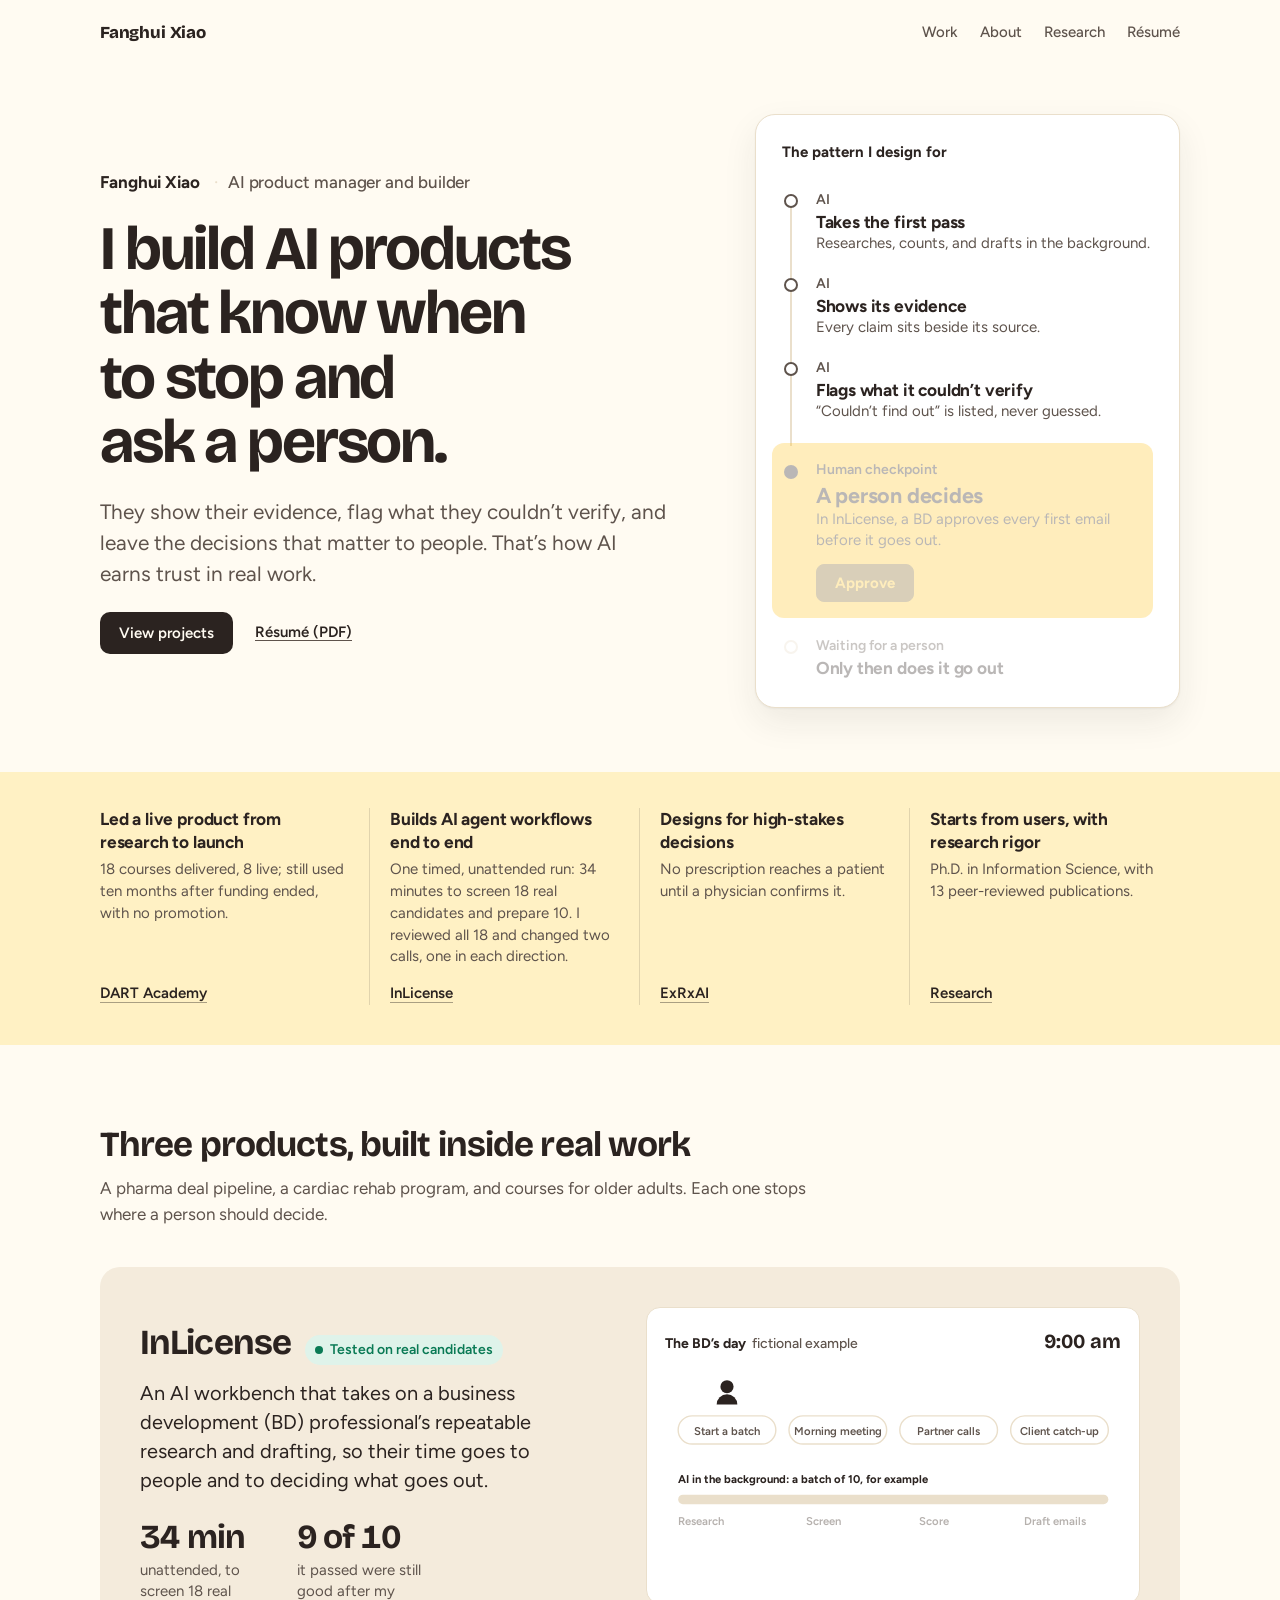
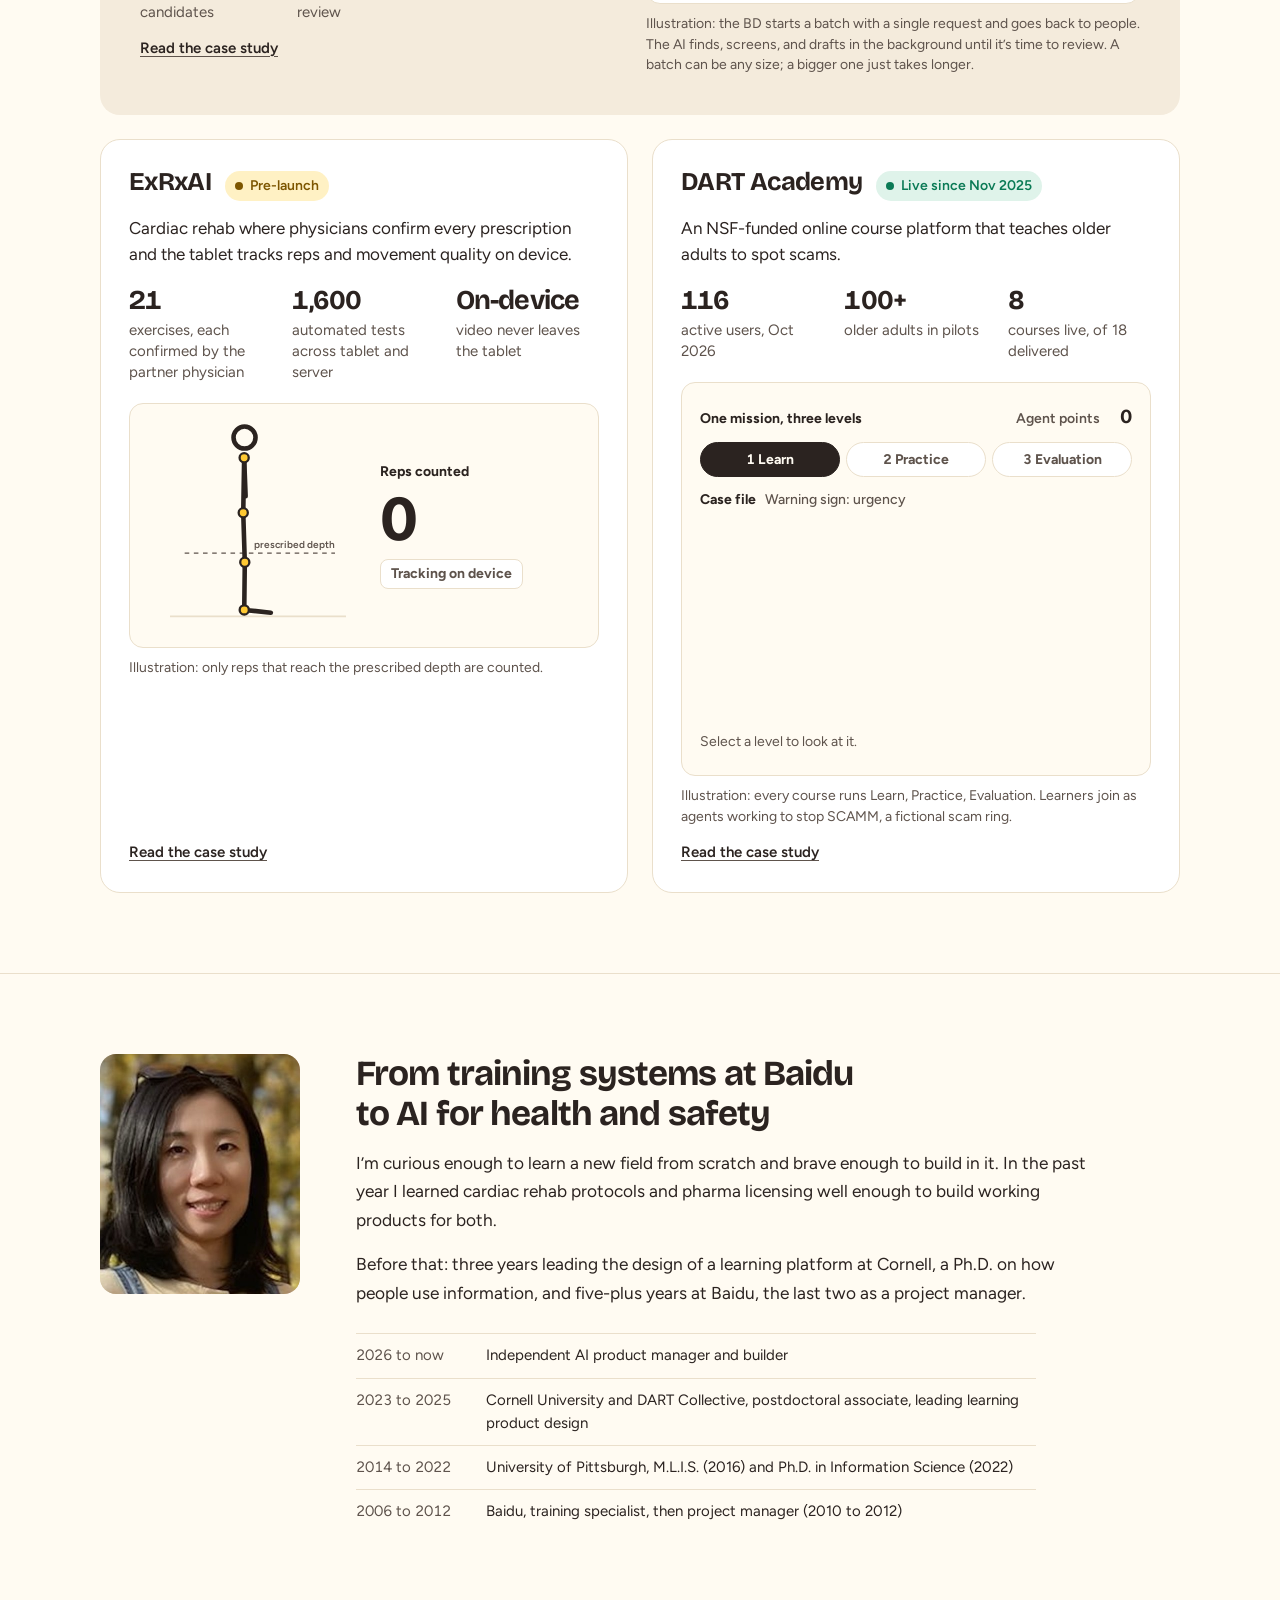
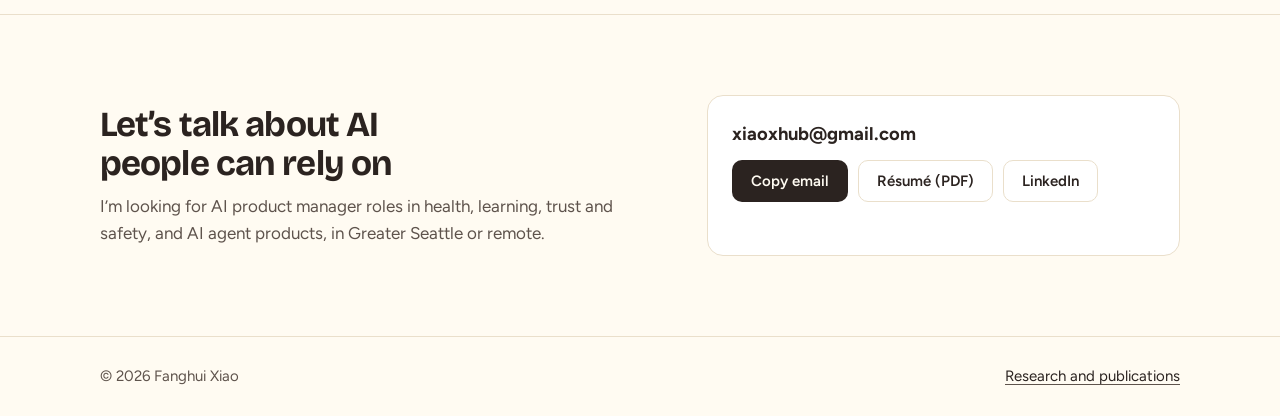
<file: index.html>
<!doctype html>
<html lang="en" data-theme="light">
<head>
<meta charset="utf-8">
<meta name="viewport" content="width=device-width, initial-scale=1, viewport-fit=cover">
<title>Fanghui Xiao</title>
<meta name="claude:viewport-fit-sides" content="cover">
<meta name="description" content="Fanghui Xiao, AI product manager and builder: human-in-the-loop AI for health, learning, and safety.">
<meta property="og:title" content="Fanghui Xiao, AI product manager and builder">
<meta property="og:description" content="AI products that know when to stop and ask a person.">
<link rel="icon" href="data:image/svg+xml,%3Csvg xmlns='http://www.w3.org/2000/svg' viewBox='0 0 32 32'%3E%3Crect width='32' height='32' rx='7' fill='%232b2320'/%3E%3Ccircle cx='16' cy='16' r='7' fill='%23ffc933'/%3E%3C/svg%3E">
<link rel="preconnect" href="https://fonts.googleapis.com">
<link rel="preconnect" href="https://fonts.gstatic.com" crossorigin>
<link rel="stylesheet" href="https://fonts.googleapis.com/css2?family=Bricolage+Grotesque:opsz,wght@12..96,500;12..96,600;12..96,700;12..96,800&family=Figtree:ital,wght@0,400;0,500;0,600;0,700;1,400&display=swap">
<link rel="stylesheet" href="styles.css">
</head>
<body>
<header class="site-header">
  <div class="wrap">
    <a class="brand" href="index.html">Fanghui Xiao</a>
    <nav class="nav" aria-label="Main">
      <a href="#work">Work</a>
      <a href="#about">About</a>
      <a href="research.html">Research</a>
      <a href="Fanghui_Xiao_Resume.pdf" target="_blank" rel="noopener">Résumé</a>
    </nav>
  </div>
</header>

<main>
  <section class="hero">
    <div class="wrap hero-grid">
      <div class="hero-id">
        <p class="idline">Fanghui Xiao <span>AI product manager and builder</span></p>
        <h1 class="statement">I build AI products that know when to stop and ask a person.</h1>
        <p class="hero-sub">They show their evidence, flag what they couldn’t verify, and leave the decisions that matter to people. That’s how AI earns trust in real work.</p>
        <div class="hero-actions">
          <a class="btn btn-go" href="#work">View projects</a>
          <a class="text-link" href="Fanghui_Xiao_Resume.pdf" target="_blank" rel="noopener">Résumé (PDF)</a>
        </div>
      </div>

      <figure class="method" aria-labelledby="method-title">
        <figcaption id="method-title">The pattern I design for</figcaption>
        <ol class="method-flow">
          <li><span class="who">AI</span><b>Takes the first pass</b><span class="desc">Researches, counts, and drafts in the background.</span></li>
          <li><span class="who">AI</span><b>Shows its evidence</b><span class="desc">Every claim sits beside its source.</span></li>
          <li><span class="who">AI</span><b>Flags what it couldn’t verify</b><span class="desc">“Couldn’t find out” is listed, never guessed.</span></li>
          <li class="human"><span class="who">Human checkpoint</span><b>A person decides</b><span class="desc">In InLicense, a BD approves every first email before it goes out.</span><button class="approve" type="button" hidden>Approve</button></li>
          <li class="done" aria-live="polite"><span class="who">Confirmed</span><b>Only then does it go out</b></li>
        </ol>
        <button class="replay" type="button" hidden>Replay</button>
      </figure>
    </div>

  </section>

  <section class="claims-band" aria-label="What I bring to an AI product team">
    <div class="wrap">
      <ul class="claims">
        <li><a class="ev" href="dart.html">
          <span class="claim">Led a live product from research to launch</span>
          <span class="proof">18 courses delivered, 8 live; still used ten months after funding ended, with no promotion.</span>
          <span class="src">DART Academy</span>
        </a></li>
        <li><a class="ev" href="inlicense.html">
          <span class="claim">Builds AI agent workflows end to end</span>
          <span class="proof">One timed, unattended run: 34 minutes to screen 18 real candidates and prepare 10. I reviewed all 18 and changed two calls, one in each direction.</span>
          <span class="src">InLicense</span>
        </a></li>
        <li><a class="ev" href="exrxai.html">
          <span class="claim">Designs for high-stakes decisions</span>
          <span class="proof">No prescription reaches a patient until a physician confirms it.</span>
          <span class="src">ExRxAI</span>
        </a></li>
        <li><a class="ev" href="research.html">
          <span class="claim">Starts from users, with research rigor</span>
          <span class="proof">Ph.D. in Information Science, with 13 peer-reviewed publications.</span>
          <span class="src">Research</span>
        </a></li>
      </ul>
    </div>
  </section>

  <section class="band" id="work">
    <div class="wrap">
      <div class="band-head">
        <h2>Three products, built inside real work</h2>
        <p>A pharma deal pipeline, a cardiac rehab program, and courses for older adults. Each one stops where a person should decide.</p>
      </div>

      <article class="feature">
        <div class="work-text">
          <div class="work-title"><h3><a href="inlicense.html">InLicense</a></h3><span class="chip go">Tested on real candidates</span></div>
          <p>An AI workbench that takes on a business development (BD) professional’s repeatable research and drafting, so their time goes to people and to deciding what goes out.</p>
          <ul class="stat-line">
            <li><strong>34 min</strong>unattended, to screen 18 real candidates</li>
            <li><strong>9 of 10</strong>it passed were still good after my review</li>
          </ul>
          <a class="read" href="inlicense.html">Read the case study</a>
        </div>
        <figure class="vig" data-vig="day">
          <div class="vig-stage bd">
            <p class="vig-h">The BD’s day <span>fictional example</span><span class="pts"><b data-bd="clock">9:00 am</b></span></p>
            <svg viewBox="0 0 486 232" role="img" aria-label="A BD starts a batch, spends the day in meetings and calls while the pipeline works in the background, and returns to drafts ready for review.">
              <g class="bd-stop" data-bd="s0"><rect x="14" y="52" width="104" height="30" rx="15"></rect><text x="66" y="72" text-anchor="middle">Start a batch</text></g>
              <g class="bd-stop" data-bd="s1"><rect x="132" y="52" width="104" height="30" rx="15"></rect><text x="184" y="72" text-anchor="middle">Morning meeting</text></g>
              <g class="bd-stop" data-bd="s2"><rect x="250" y="52" width="104" height="30" rx="15"></rect><text x="302" y="72" text-anchor="middle">Partner calls</text></g>
              <g class="bd-stop" data-bd="s3"><rect x="368" y="52" width="104" height="30" rx="15"></rect><text x="420" y="72" text-anchor="middle">Client catch-up</text></g>
              <g class="bd-me" data-bd="me" transform="translate(66,30)"><circle cx="0" cy="-9" r="7"></circle><path d="M-11 10a11 11 0 0 1 22 0z"></path></g>
              <text class="bd-row" x="14" y="124">AI in the background: a batch of 10, for example</text>
              <rect class="bd-bar" x="14" y="136" width="458" height="10" rx="5"></rect>
              <rect class="bd-fill" data-bd="fill" x="14" y="136" width="0" height="10" rx="5"></rect>
              <text class="bd-step" data-bd="p0" x="14" y="168">Research</text>
              <text class="bd-step" data-bd="p1" x="150" y="168">Screen</text>
              <text class="bd-step" data-bd="p2" x="270" y="168">Score</text>
              <text class="bd-step" data-bd="p3" x="382" y="168">Draft emails</text>
              <g class="bd-done" data-bd="done"><rect x="14" y="186" width="458" height="38" rx="10"></rect><text x="30" y="210">6 drafts ready for your review. 1 needs your check.</text></g>
            </svg>
          </div>
          <figcaption>Illustration: the BD starts a batch with a single request and goes back to people. The AI finds, screens, and drafts in the background until it’s time to review. A batch can be any size; a bigger one just takes longer.</figcaption>
        </figure>
      </article>

      <div class="work-pair">
        <article class="work-card">
          <div class="work-title"><h3><a href="exrxai.html">ExRxAI</a></h3><span class="chip hold">Pre-launch</span></div>
          <p>Cardiac rehab where physicians confirm every prescription and the tablet tracks reps and movement quality on device.</p>
          <ul class="stat-line">
            <li><strong>21</strong>exercises, each confirmed by the partner physician</li>
            <li><strong>1,600</strong>automated tests across tablet and server</li>
            <li><strong>On-device</strong>video never leaves the tablet</li>
          </ul>
          <figure class="vig" data-vig="squat">
            <div class="vig-stage ex">
              <svg viewBox="0 0 240 226" role="img" aria-label="A figure doing squats while its joints are tracked">
                <line class="ex-floor" x1="24" y1="212" x2="216" y2="212"></line>
                <line class="ex-target" x1="40" y1="143" x2="204" y2="143"></line>
                <text class="ex-tlabel" x="204" y="137" text-anchor="end">prescribed depth</text>
                <line class="ex-bone" x1="105" y1="205" x2="134" y2="208"></line>
                <polyline class="ex-bone" data-ex="body" points="105,205 105,153 105,99 105,39"></polyline>
                <line class="ex-bone" data-ex="arm" x1="105" y1="39" x2="105" y2="81"></line>
                <circle class="ex-head" data-ex="head" cx="105" cy="17" r="12"></circle>
                <circle class="ex-joint" data-ex="j0" cx="105" cy="205" r="5"></circle>
                <circle class="ex-joint" data-ex="j1" cx="105" cy="153" r="5"></circle>
                <circle class="ex-joint" data-ex="j2" cx="105" cy="99" r="5"></circle>
                <circle class="ex-joint" data-ex="j3" cx="105" cy="39" r="5"></circle>
              </svg>
              <div class="ex-read">
                <p class="vig-h">Reps counted</p>
                <p class="ex-count" data-ex="count">0</p>
                <p class="ex-status" data-ex="status" data-s="idle">Tracking on device</p>
              </div>
            </div>
            <figcaption>Illustration: only reps that reach the prescribed depth are counted.</figcaption>
          </figure>
          <a class="read" href="exrxai.html">Read the case study</a>
        </article>

        <article class="work-card">
          <div class="work-title"><h3><a href="dart.html">DART Academy</a></h3><span class="chip go">Live since Nov 2025</span></div>
          <p>An NSF-funded online course platform that teaches older adults to spot scams.</p>
          <ul class="stat-line">
            <li><strong>116</strong>active users, Oct 2026</li>
            <li><strong>100+</strong>older adults in pilots</li>
            <li><strong>8</strong>courses live, of 18 delivered</li>
          </ul>
          <figure class="vig" data-vig="mission">
            <div class="vig-stage dart">
              <p class="vig-h">One mission, three levels<span class="pts">Agent points <b data-da="pts">0</b></span></p>
              <ol class="lv" aria-label="Choose a level to look at"><li data-lv="0"><button type="button">Learn</button></li><li data-lv="1"><button type="button">Practice</button></li><li data-lv="2"><button type="button">Evaluation</button></li></ol>
              <div class="ms">
                <div class="ms-p" data-ms="0">
                  <p class="ms-t">Case file <span>Warning sign: urgency</span></p>
                  <dl class="cf">
                    <div data-cf="1"><dt>Why scammers do it</dt><dd>So you act before you think.</dd></div>
                    <div data-cf="2"><dt>What to do</dt><dd>Slow down and verify first.</dd></div>
                    <div data-cf="3"><dt>What to say</dt><dd>“I need time to check this.”</dd></div>
                  </dl>
                </div>
                <div class="ms-p" data-ms="1">
                  <p class="ms-t">Intercepted from SCAMM <span>practice scenario</span></p>
                  <svg class="ms-msg" viewBox="0 0 330 132" role="img" aria-label="A magnifying glass sweeps a suspicious text message and two warning signs light up">
                    <rect class="da-bubble" x="6" y="6" width="262" height="120" rx="16"></rect>
                    <rect class="da-hl" data-da="h1" x="0" y="0" width="0" height="0" rx="5"></rect>
                    <rect class="da-hl" data-da="h2" x="0" y="0" width="0" height="0" rx="5"></rect>
                    <text class="da-t" x="26" y="42">Grandma, I’m in trouble.</text>
                    <text class="da-t" data-da="t1" x="26" y="74">Send $2,000 right now.</text>
                    <text class="da-t" data-da="t2" x="26" y="106">Please don’t tell Mom.</text>
                    <g class="da-lens" data-da="lens"><line x1="17" y1="17" x2="40" y2="40"></line><circle r="24"></circle></g>
                  </svg>
                  <p class="signs"><span data-sg="1">Urgency and money</span><span data-sg="2">Secrecy</span></p>
                </div>
                <div class="ms-p ms-ev" data-ms="2">
                  <svg class="shield" viewBox="0 0 120 140" role="img" aria-label="A shield badge fills as the learner completes the evaluation">
                    <defs><clipPath id="shield-clip"><rect data-da="rise" x="0" y="140" width="120" height="140"></rect></clipPath></defs>
                    <path class="sh-bg" d="M60 8L108 26V70C108 100 88 122 60 132C32 122 12 100 12 70V26Z"></path>
                    <path class="sh-fill" clip-path="url(#shield-clip)" d="M60 8L108 26V70C108 100 88 122 60 132C32 122 12 100 12 70V26Z"></path>
                    <path class="sh-line" d="M60 8L108 26V70C108 100 88 122 60 132C32 122 12 100 12 70V26Z"></path>
                    <path class="sh-check" data-da="check" d="M40 70l14 15 27-32"></path>
                  </svg>
                  <div class="ev">
                    <p data-ev="1">Evaluation completed</p>
                    <p data-ev="2">Rank up</p>
                    <p data-ev="3">Certificate earned</p>
                  </div>
                </div>
              </div>
              <p class="ms-ctl"><span class="ms-hint">Select a level to look at it.</span><button class="ms-play" type="button" hidden>Play all</button></p>
            </div>
            <figcaption>Illustration: every course runs Learn, Practice, Evaluation. Learners join as agents working to stop SCAMM, a fictional scam ring.</figcaption>
          </figure>
          <a class="read" href="dart.html">Read the case study</a>
        </article>
      </div>

    </div>
  </section>

  <section class="band" id="about">
    <div class="wrap about">
      <div class="portrait">
        <span class="initials" aria-hidden="true">FX</span>
        <img src="images/fanghui.jpg" alt="Fanghui Xiao" id="portrait-img" onerror="this.remove()">
      </div>
      <div class="about-text">
        <h2>From training systems at Baidu to AI for health and safety</h2>
        <p>I’m curious enough to learn a new field from scratch and brave enough to build in it. In the past year I learned cardiac rehab protocols and pharma licensing well enough to build working products for both.</p>
        <p>Before that: three years leading the design of a learning platform at Cornell, a Ph.D. on how people use information, and five-plus years at Baidu, the last two as a project manager.</p>
        <ul class="path">
          <li><span class="when">2026 to now</span><span>Independent AI product manager and builder</span></li>
          <li><span class="when">2023 to 2025</span><span>Cornell University and DART Collective, postdoctoral associate, leading learning product design</span></li>
          <li><span class="when">2014 to 2022</span><span>University of Pittsburgh, M.L.I.S. (2016) and Ph.D. in Information Science (2022)</span></li>
          <li><span class="when">2006 to 2012</span><span>Baidu, training specialist, then project manager (2010 to 2012)</span></li>
        </ul>
      </div>
    </div>
  </section>

  <section class="band" id="contact">
    <div class="wrap contact">
      <div class="band-head" style="margin-bottom:0">
        <h2>Let’s talk about AI people can rely on</h2>
        <p>I’m looking for AI product manager roles in health, learning, trust and safety, and AI agent products, in Greater Seattle or remote.</p>
      </div>
      <div class="contact-box">
        <span class="email" id="email-2">xiaoxhub@gmail.com</span>
        <div class="row">
          <button class="btn btn-go" type="button" data-copy="email-2" data-note="note-2">Copy email</button>
          <a class="btn btn-line" href="Fanghui_Xiao_Resume.pdf" target="_blank" rel="noopener">Résumé (PDF)</a>
          <a class="btn btn-line" href="https://www.linkedin.com/in/fanghui-x/" target="_blank" rel="noopener">LinkedIn</a>
        </div>
        <span class="copy-note" id="note-2" aria-live="polite"></span>
      </div>
    </div>
  </section>
</main>

<footer class="site-footer">
  <div class="wrap">
    <span>© 2026 Fanghui Xiao</span>
    <a href="research.html">Research and publications</a>
  </div>
</footer>

<script src="vignettes.js"></script>
<script>
(function () {
  var img = document.getElementById('portrait-img');
  var initials = document.querySelector('.portrait .initials');
  function showPhoto() { if (initials) initials.style.visibility = 'hidden'; }
  if (img) { if (img.complete && img.naturalWidth > 0) showPhoto(); else img.addEventListener('load', showPhoto); }

  /* Method diagram: the AI steps run, then the flow waits for the visitor to approve. */
  (function () {
    var m = document.querySelector('.method');
    if (!m) return;
    if (window.matchMedia && window.matchMedia('(prefers-reduced-motion: reduce)').matches) return;
    var items = m.querySelectorAll('.method-flow li');
    var btn = m.querySelector('.approve'), replay = m.querySelector('.replay');
    var who = m.querySelector('li.done .who');
    var timers = [];
    function run() {
      timers.forEach(clearTimeout); timers = [];
      m.classList.add('play'); m.classList.remove('approved', 'waiting');
      Array.prototype.forEach.call(items, function (li) { li.classList.remove('on'); });
      btn.hidden = false; btn.disabled = true; btn.textContent = 'Approve';
      replay.hidden = true; who.textContent = 'Waiting for a person';
      [0, 1, 2, 3].forEach(function (i) {
        timers.push(setTimeout(function () {
          items[i].classList.add('on');
          if (i === 3) { btn.disabled = false; m.classList.add('waiting'); }
        }, 500 + i * 650));
      });
    }
    btn.addEventListener('click', function () {
      m.classList.remove('waiting'); m.classList.add('approved');
      items[4].classList.add('on');
      who.textContent = 'Confirmed'; btn.textContent = '\u2713 Approved'; btn.disabled = true;
      replay.hidden = false;
    });
    replay.addEventListener('click', run);
    run();
  })();

  document.querySelectorAll('[data-copy]').forEach(function (btn) {
    btn.addEventListener('click', function () {
      var el = document.getElementById(btn.getAttribute('data-copy'));
      var note = document.getElementById(btn.getAttribute('data-note'));
      var text = el.textContent.trim();
      var done = function () { note.textContent = 'Email copied.'; };
      var fallback = function () {
        var r = document.createRange(); r.selectNodeContents(el);
        var s = window.getSelection(); s.removeAllRanges(); s.addRange(r);
        note.textContent = 'Selected. Press Ctrl+C or Cmd+C to copy.';
      };
      try {
        if (navigator.clipboard && navigator.clipboard.writeText) navigator.clipboard.writeText(text).then(done, fallback);
        else fallback();
      } catch (e) { fallback(); }
    });
  });
})();
</script>
</body>
</html>
</file>
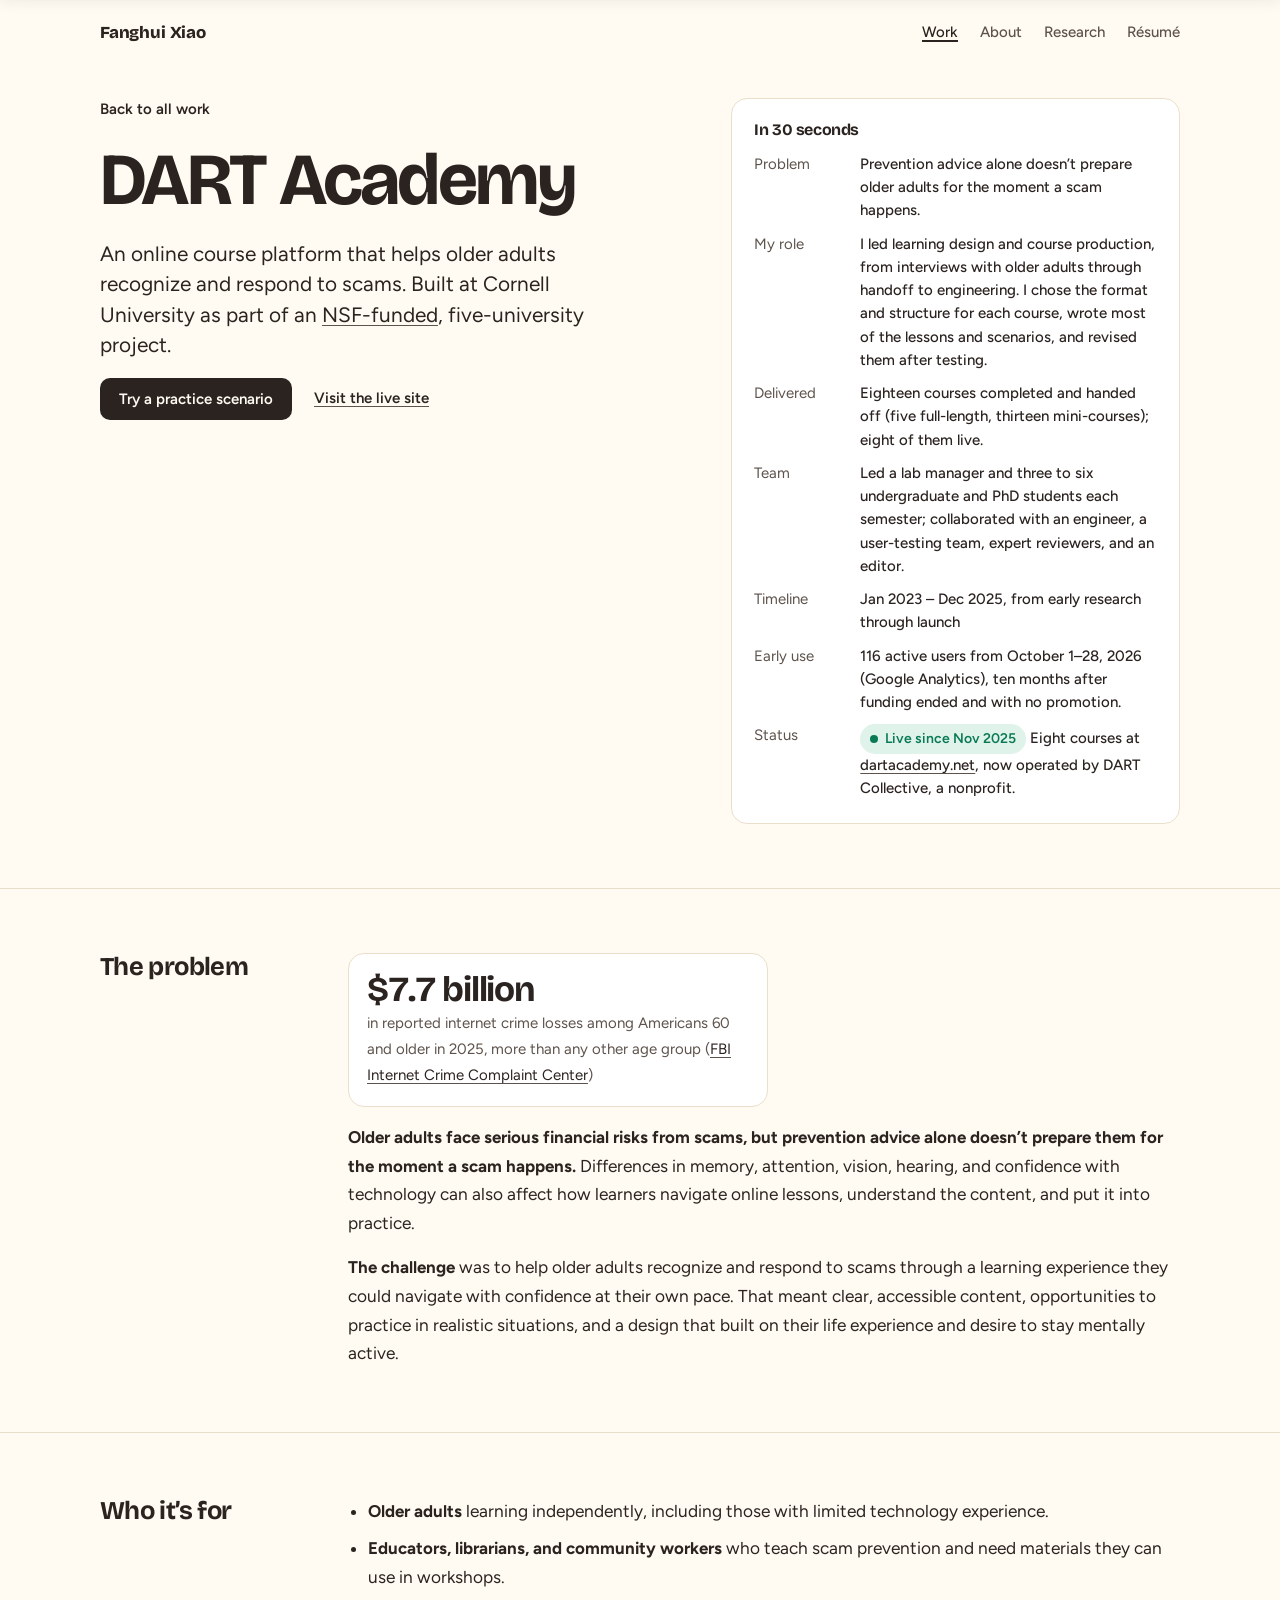
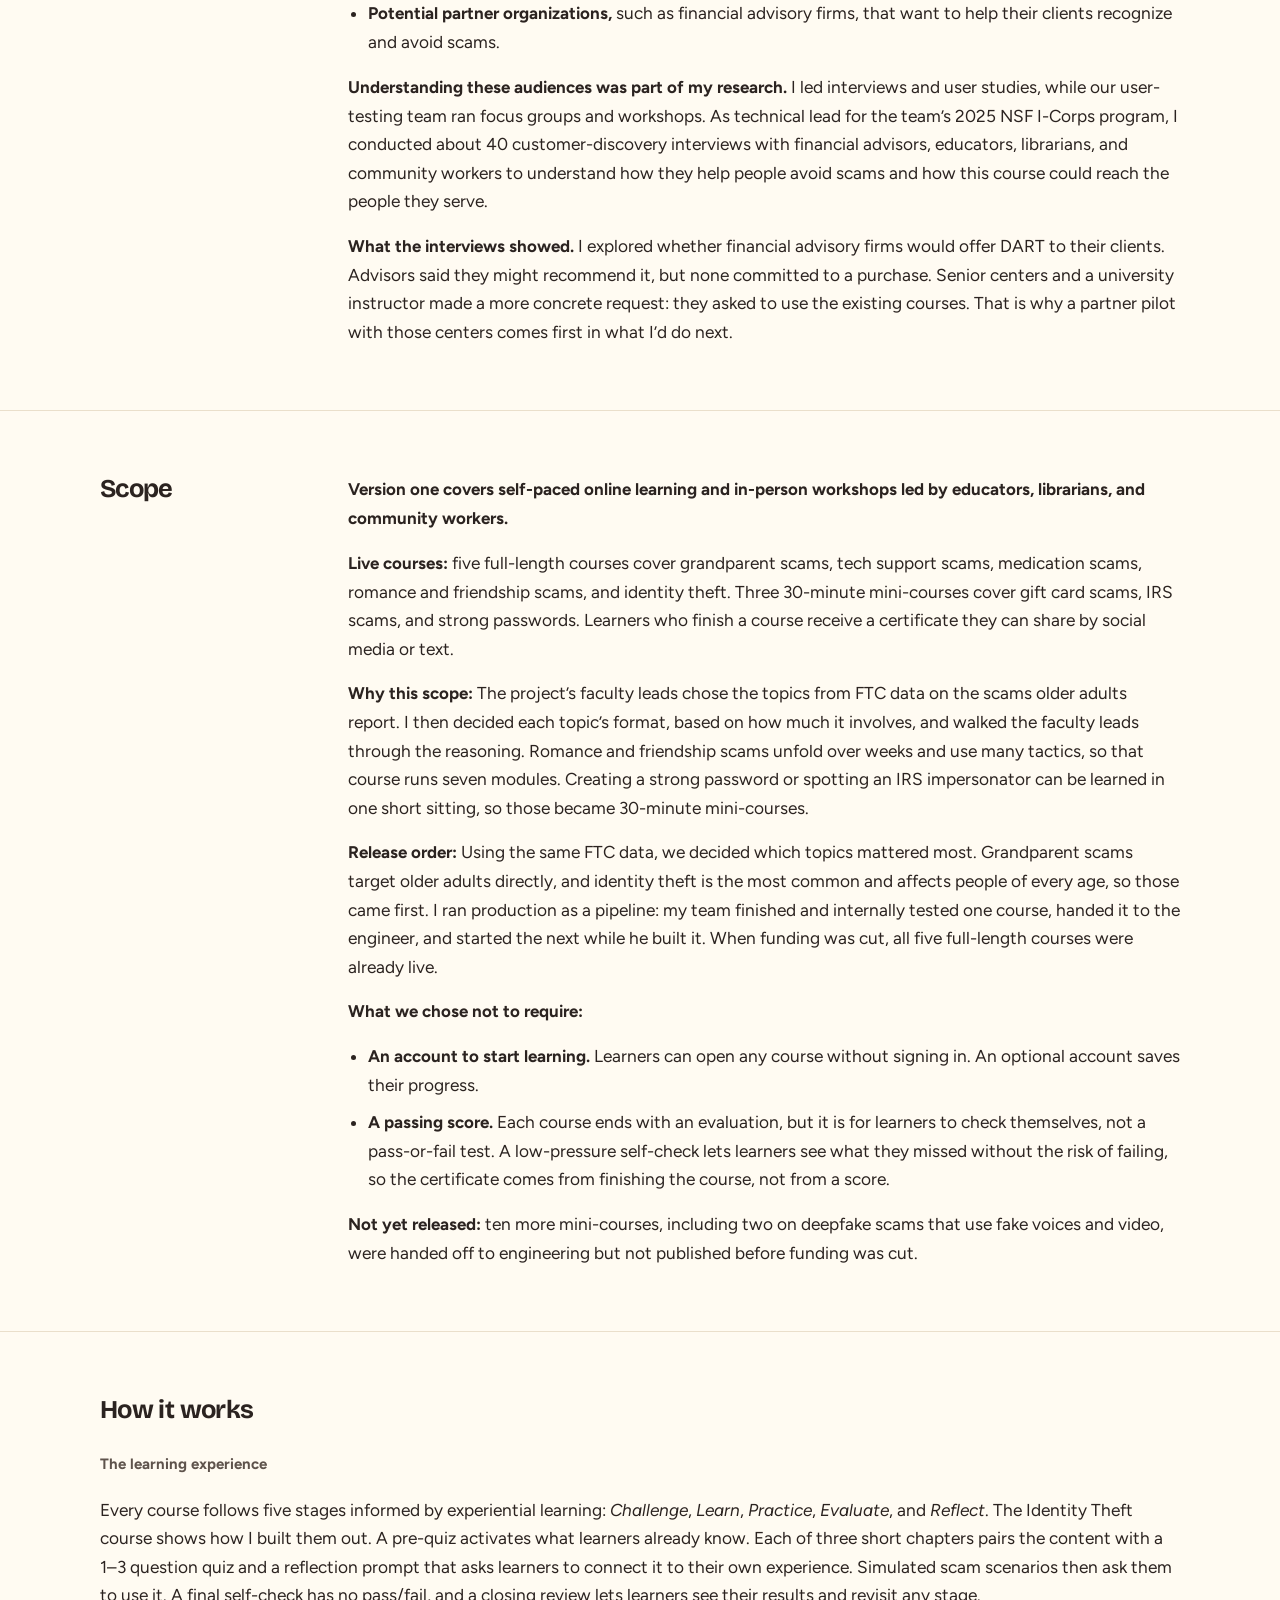
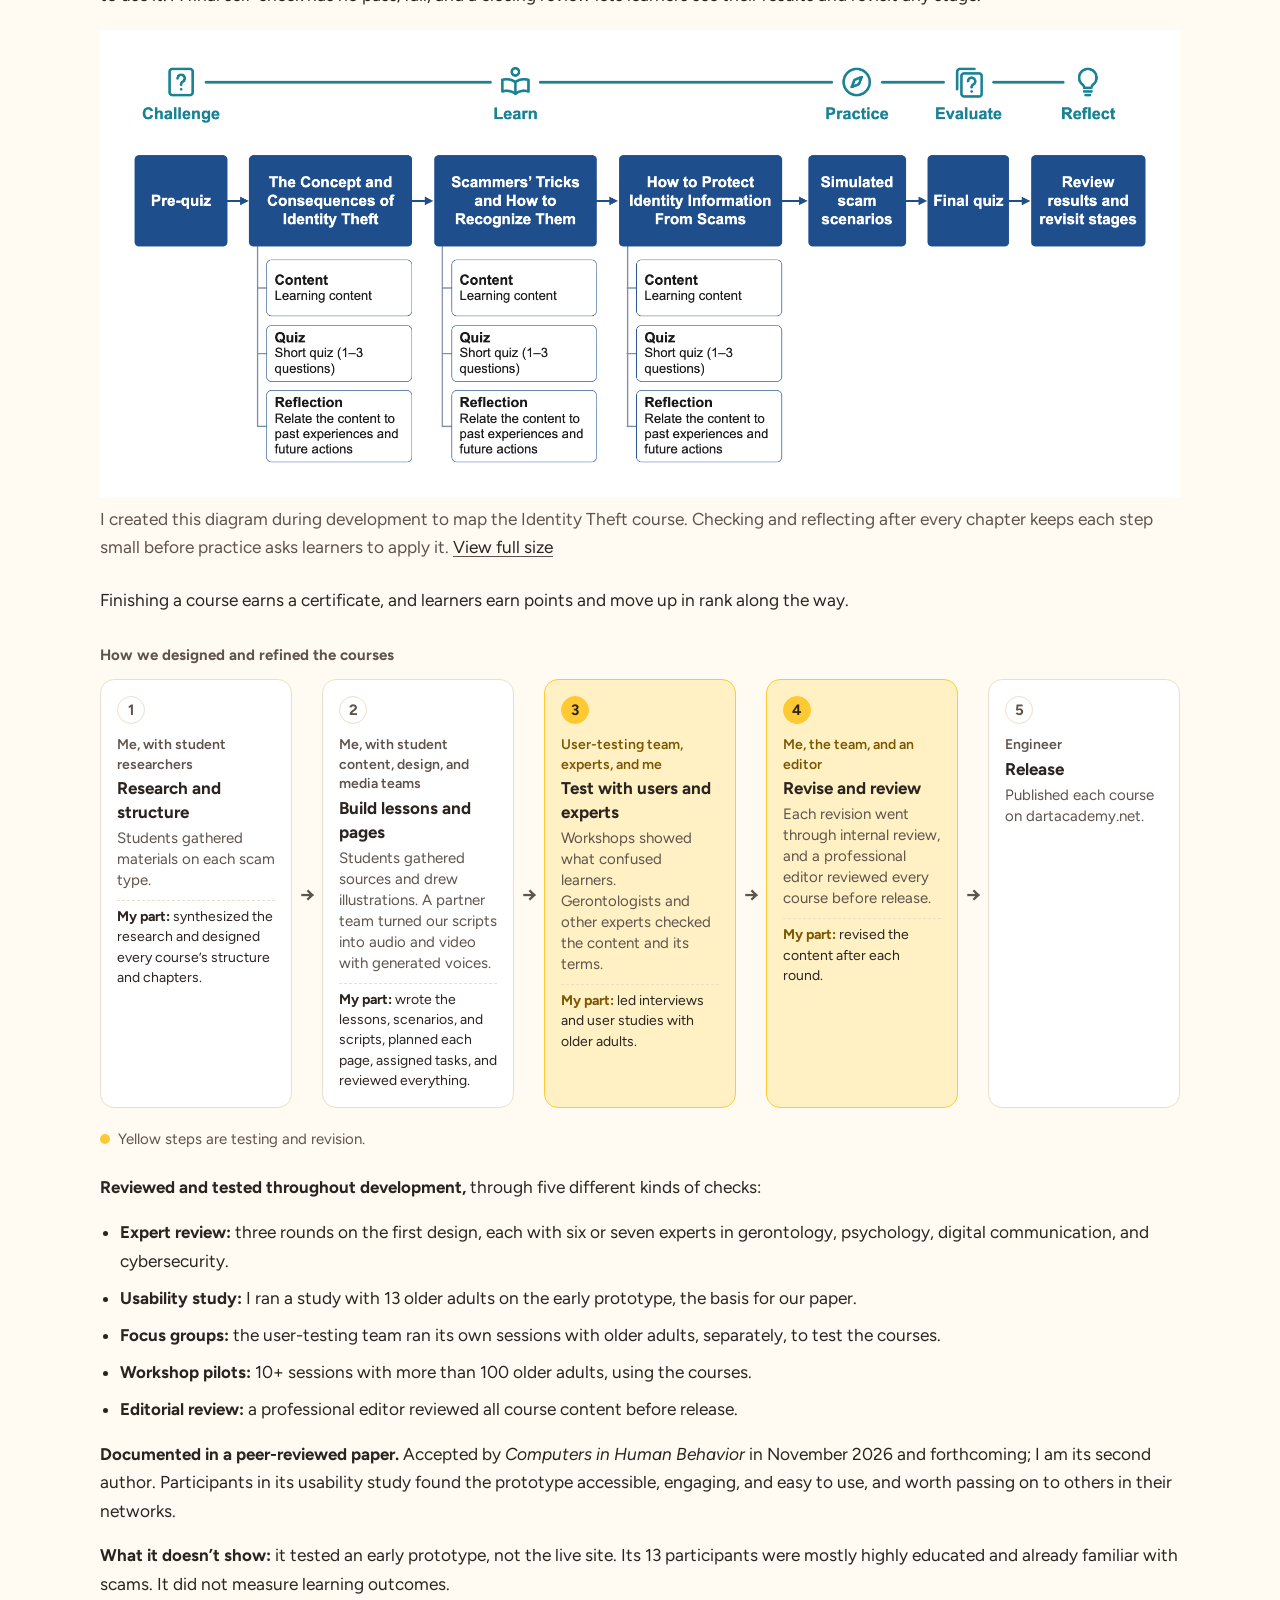
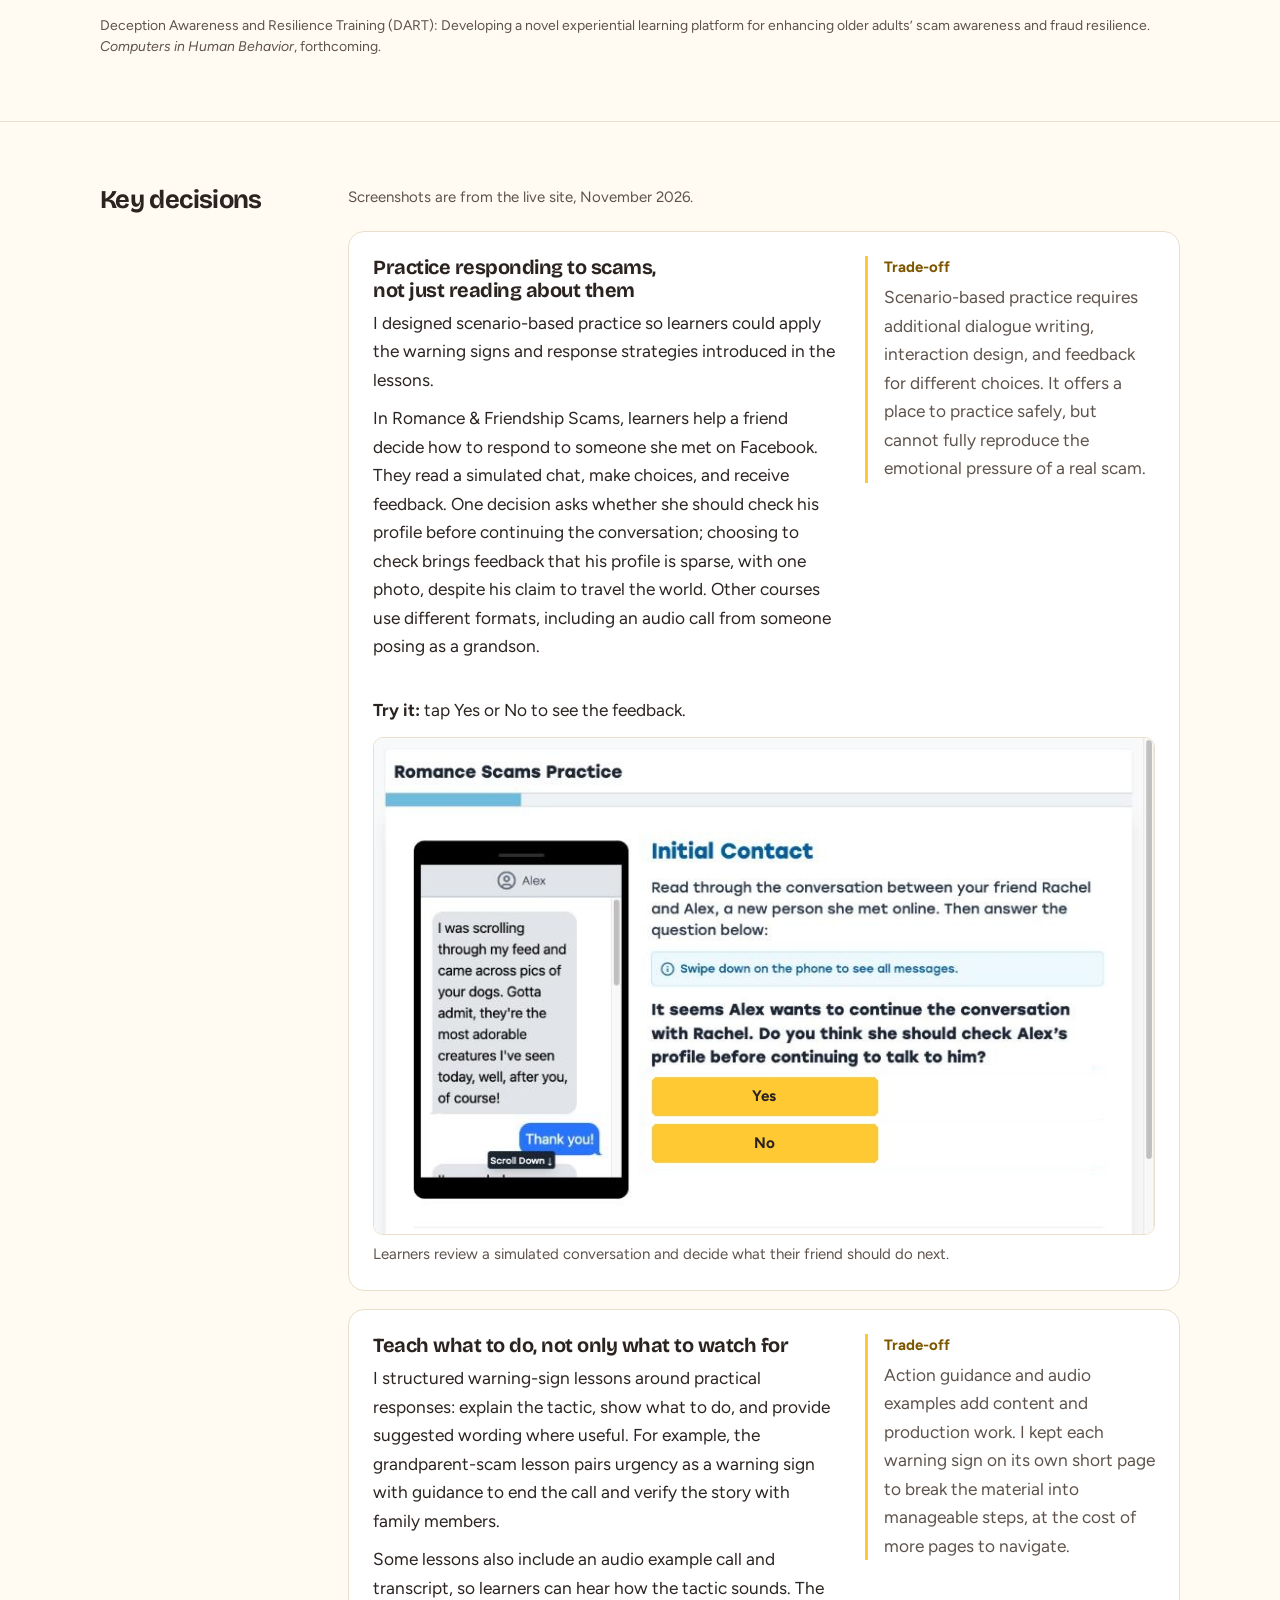
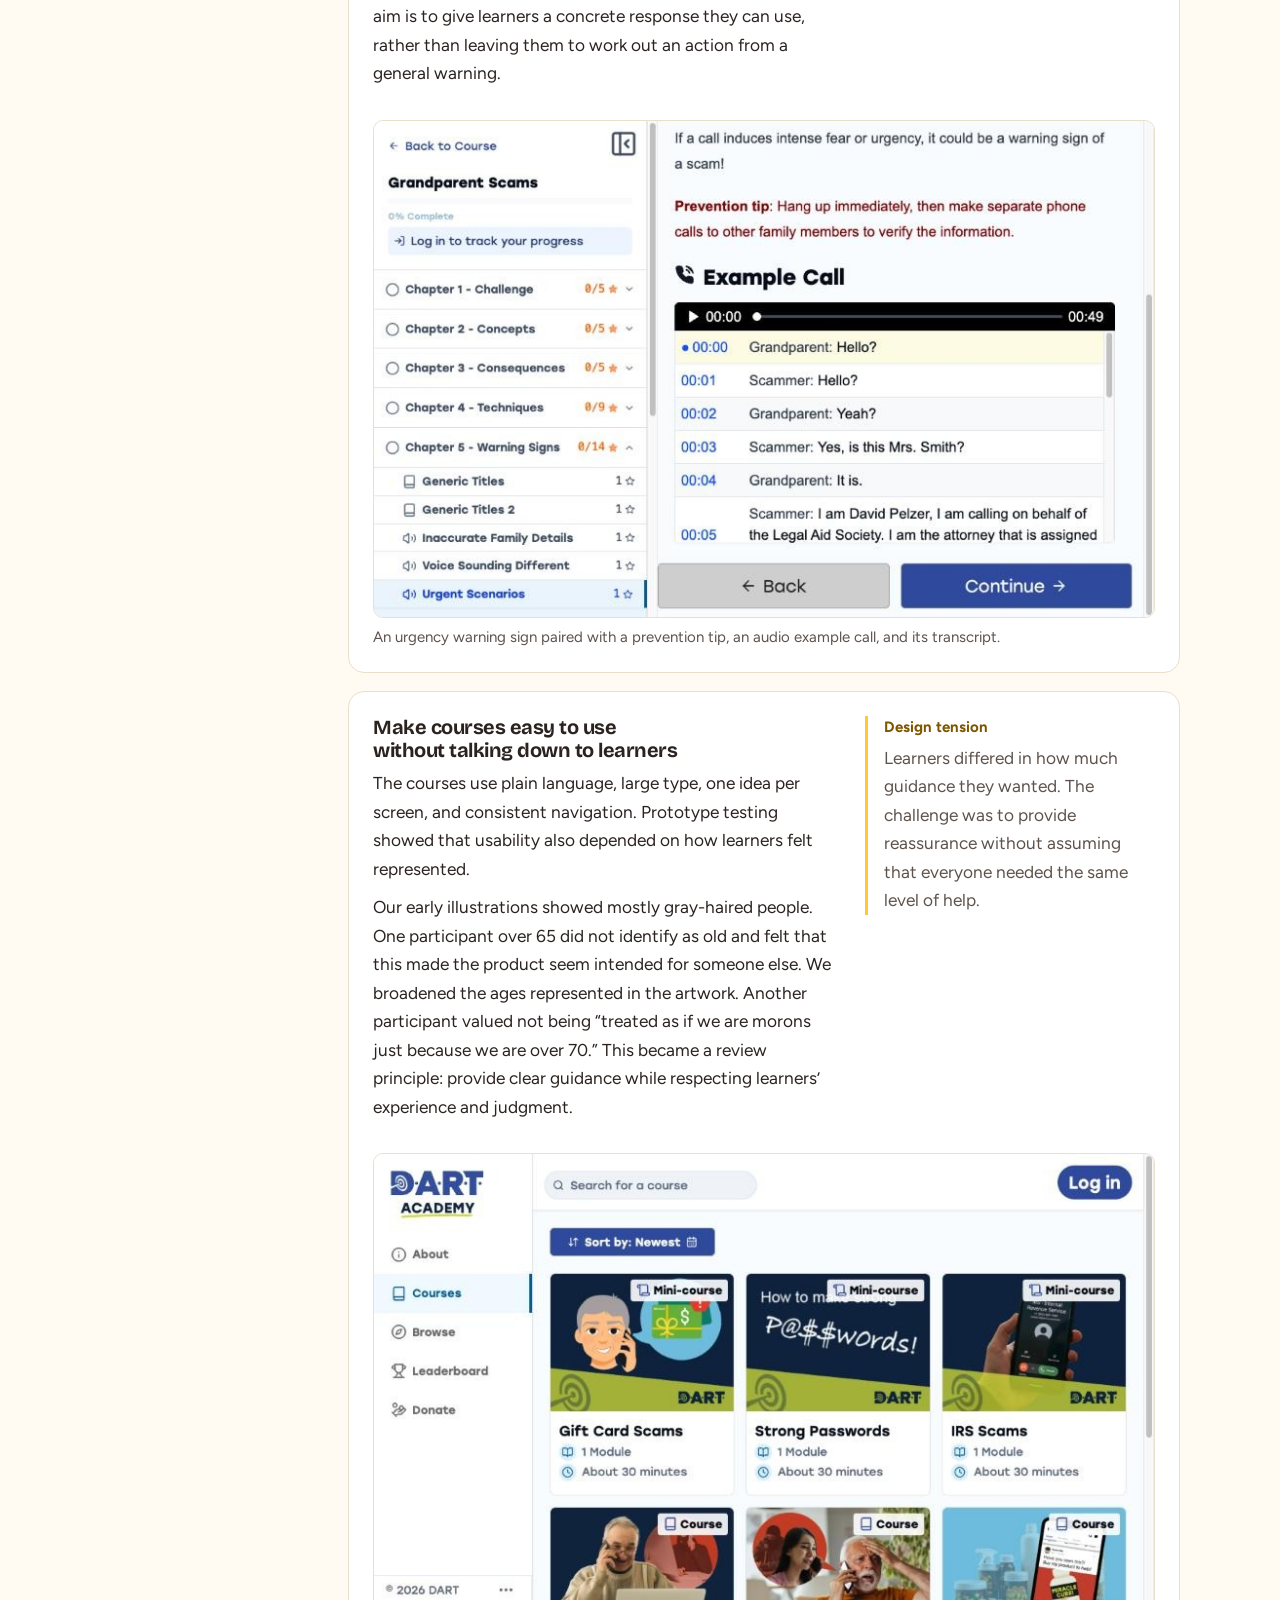
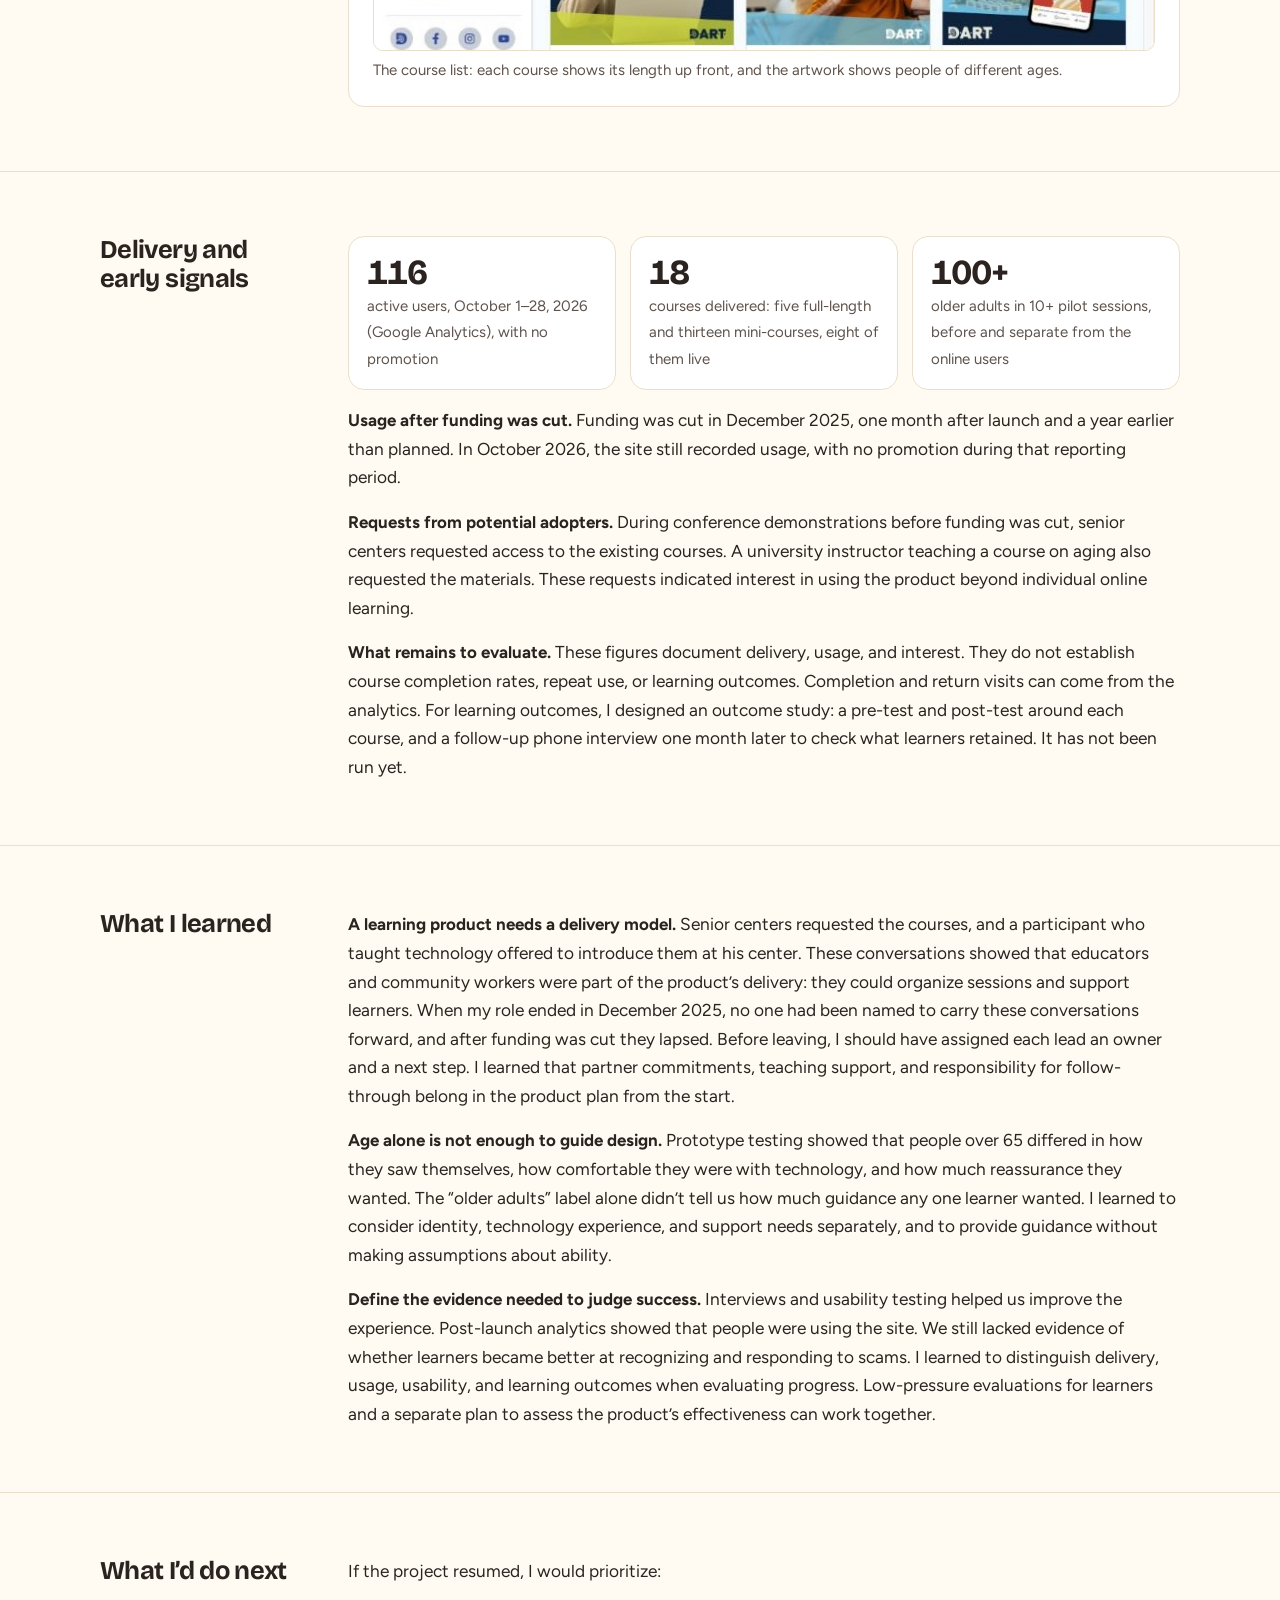
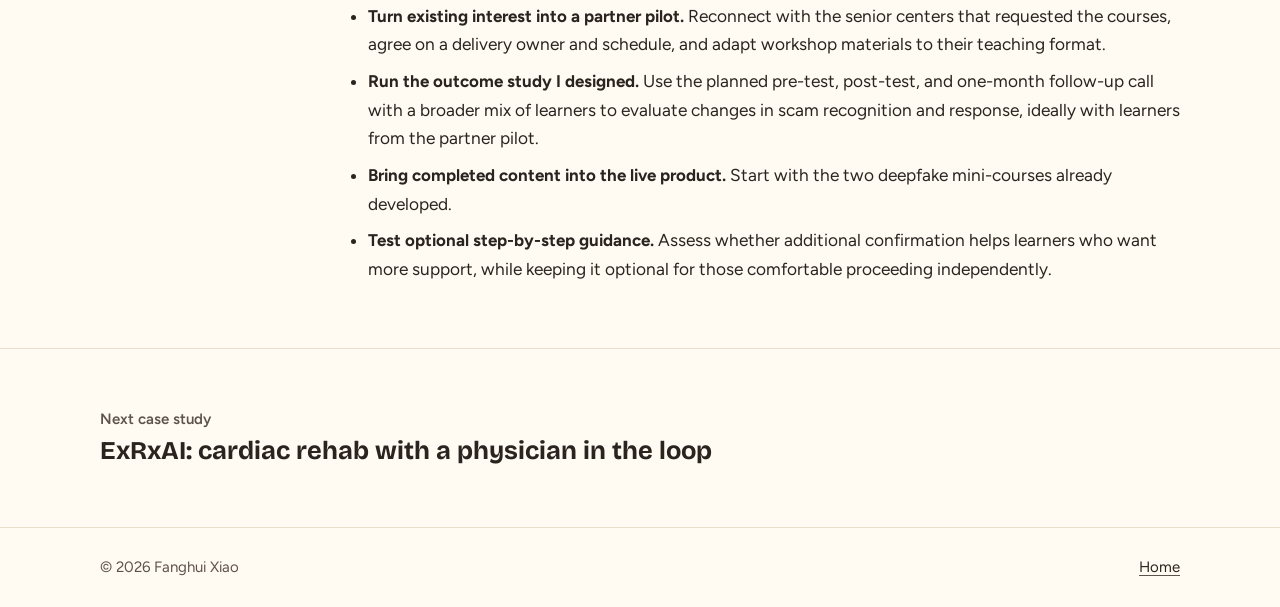
<file: dart.html>
<!doctype html>
<html lang="en" data-theme="light">
<head>
<meta charset="utf-8">
<meta name="viewport" content="width=device-width, initial-scale=1, viewport-fit=cover">
<title>DART Academy | Fanghui Xiao</title>
<meta name="description" content="Case study: DART Academy, a gamified scam-prevention learning platform for older adults.">
<link rel="preconnect" href="https://fonts.googleapis.com">
<link rel="preconnect" href="https://fonts.gstatic.com" crossorigin>
<link rel="stylesheet" href="https://fonts.googleapis.com/css2?family=Bricolage+Grotesque:opsz,wght@12..96,500;12..96,600;12..96,700;12..96,800&family=Figtree:ital,wght@0,400;0,500;0,600;0,700;1,400&display=swap">
<link rel="stylesheet" href="styles.css">
</head>
<body class="wide-text">
<header class="site-header">
  <div class="wrap">
    <a class="brand" href="index.html">Fanghui Xiao</a>
    <nav class="nav" aria-label="Main">
      <a href="index.html#work" aria-current="page">Work</a>
      <a href="index.html#about">About</a>
      <a href="research.html">Research</a>
      <a href="Fanghui_Xiao_Resume.pdf" target="_blank" rel="noopener">Résumé</a>
    </nav>
  </div>
</header>

<main>
  <section class="case-top">
    <div class="wrap">
      <div class="case-intro">
        <a class="back" href="index.html#work">Back to all work</a>
        <h1>DART Academy</h1>
        <p class="lead">An online course platform that helps older adults recognize and respond to scams. Built at Cornell University as part of an <a href="https://www.buffalo.edu/news/releases/2022/10/004.html" target="_blank" rel="noopener">NSF-funded</a>, five-university project.</p>
        <div class="hero-actions">
          <a class="btn btn-go" href="#try-practice">Try a practice scenario</a>
          <a class="text-link" href="https://dartacademy.net/" target="_blank" rel="noopener">Visit the live site</a>
        </div>
      </div>
      <aside class="summary" aria-label="Summary">
        <h2>In 30 seconds</h2>
        <dl>
          <dt>Problem</dt><dd>Prevention advice alone doesn’t prepare older adults for the moment a scam happens.</dd>
          <dt>My role</dt><dd>I led learning design and course production, from interviews with older adults through handoff to engineering. I chose the format and structure for each course, wrote most of the lessons and scenarios, and revised them after testing.</dd>
          <dt>Delivered</dt><dd>Eighteen courses completed and handed off (five full-length, thirteen mini-courses); eight of them live.</dd>
          <dt>Team</dt><dd>Led a lab manager and three to six undergraduate and PhD students each semester; collaborated with an engineer, a user-testing team, expert reviewers, and an editor.</dd>
          <dt>Timeline</dt><dd>Jan 2023 – Dec 2025, from early research through launch</dd>
          <dt>Early use</dt><dd>116 active users from October 1–28, 2026 (Google Analytics), ten months after funding ended and with no promotion.</dd>
          <dt>Status</dt><dd><span class="chip go">Live since Nov 2025</span> Eight courses at <a href="https://dartacademy.net/" target="_blank" rel="noopener">dartacademy.net</a>, now operated by DART Collective, a nonprofit.</dd>
        </dl>
      </aside>
    </div>
  </section>

  <section class="case-sec">
    <div class="wrap">
      <h2>The problem</h2>
      <div class="prose">
        <div class="figure-n problem-stat"><strong>$7.7 billion</strong><span>in reported internet crime losses among Americans 60 and older in 2025, more than any other age group (<a href="https://www.ic3.gov/AnnualReport/Reports/2025_IC3Report.pdf" target="_blank" rel="noopener">FBI Internet Crime Complaint Center</a>)</span></div>
        <p><strong>Older adults face serious financial risks from scams, but prevention advice alone doesn’t prepare them for the moment a scam happens.</strong> Differences in memory, attention, vision, hearing, and confidence with technology can also affect how learners navigate online lessons, understand the content, and put it into practice.</p>
        <p><strong>The challenge</strong> was to help older adults recognize and respond to scams through a learning experience they could navigate with confidence at their own pace. That meant clear, accessible content, opportunities to practice in realistic situations, and a design that built on their life experience and desire to stay mentally active.</p>
      </div>
    </div>
  </section>

  <section class="case-sec">
    <div class="wrap">
      <h2>Who it’s for</h2>
      <div class="prose">
        <ul>
          <li><strong>Older adults</strong> learning independently, including those with limited technology experience.</li>
          <li><strong>Educators, librarians, and community workers</strong> who teach scam prevention and need materials they can use in workshops.</li>
          <li><strong>Potential partner organizations,</strong> such as financial advisory firms, that want to help their clients recognize and avoid scams.</li>
        </ul>
        <p><strong>Understanding these audiences was part of my research.</strong> I led interviews and user studies, while our user-testing team ran focus groups and workshops. As technical lead for the team’s 2025 NSF I-Corps program, I conducted about 40 customer-discovery interviews with financial advisors, educators, librarians, and community workers to understand how they help people avoid scams and how this course could reach the people they serve.</p>
        <p><strong>What the interviews showed.</strong> I explored whether financial advisory firms would offer DART to their clients. Advisors said they might recommend it, but none committed to a purchase. Senior centers and a university instructor made a more concrete request: they asked to use the existing courses. That is why a partner pilot with those centers comes first in what I’d do next.</p>
      </div>
    </div>
  </section>

  <section class="case-sec">
    <div class="wrap">
      <h2>Scope</h2>
      <div class="prose">
        <p><strong>Version one covers self-paced online learning and in-person workshops led by educators, librarians, and community workers.</strong></p>
        <p><strong>Live courses:</strong> five full-length courses cover grandparent scams, tech support scams, medication scams, romance and friendship scams, and identity theft. Three 30-minute mini-courses cover gift card scams, IRS scams, and strong passwords. Learners who finish a course receive a certificate they can share by social media or text.</p>
        <p><strong>Why this scope:</strong> The project’s faculty leads chose the topics from FTC data on the scams older adults report. I then decided each topic’s format, based on how much it involves, and walked the faculty leads through the reasoning. Romance and friendship scams unfold over weeks and use many tactics, so that course runs seven modules. Creating a strong password or spotting an IRS impersonator can be learned in one short sitting, so those became 30-minute mini-courses.</p>
        <p><strong>Release order:</strong> Using the same FTC data, we decided which topics mattered most. Grandparent scams target older adults directly, and identity theft is the most common and affects people of every age, so those came first. I ran production as a pipeline: my team finished and internally tested one course, handed it to the engineer, and started the next while he built it. When funding was cut, all five full-length courses were already live.</p>
        <p><strong>What we chose not to require:</strong></p>
        <ul>
          <li><strong>An account to start learning.</strong> Learners can open any course without signing in. An optional account saves their progress.</li>
          <li><strong>A passing score.</strong> Each course ends with an evaluation, but it is for learners to check themselves, not a pass-or-fail test. A low-pressure self-check lets learners see what they missed without the risk of failing, so the certificate comes from finishing the course, not from a score.</li>
        </ul>
        <p><strong>Not yet released:</strong> ten more mini-courses, including two on deepfake scams that use fake voices and video, were handed off to engineering but not published before funding was cut.</p>
      </div>
    </div>
  </section>

  <section class="case-sec wide">
    <div class="wrap">
      <h2>How it works</h2>
      <div class="flow2" aria-label="DART learning experience and course process">
        <p class="phase-label">The learning experience</p>
        <p class="flow-note">Every course follows five stages informed by experiential learning: <em>Challenge</em>, <em>Learn</em>, <em>Practice</em>, <em>Evaluate</em>, and <em>Reflect</em>. The Identity Theft course shows how I built them out. A pre-quiz activates what learners already know. Each of three short chapters pairs the content with a 1–3 question quiz and a reflection prompt that asks learners to connect it to their own experience. Simulated scam scenarios then ask them to use it. A final self-check has no pass/fail, and a closing review lets learners see their results and revisit any stage.</p>
        <figure style="margin:8px 0 4px">
          <div style="overflow-x:auto;-webkit-overflow-scrolling:touch">
            <img src="images/dart-course-architecture.png" alt="Identity Theft course structure: Pre-quiz (Challenge); three Learn chapters, The Concept and Consequences of Identity Theft, Scammers' Tricks and How to Recognize Them, and How to Protect Identity Information From Scams, each with learning content, a short quiz of 1 to 3 questions, and a reflection relating the content to past experiences and future actions; then Simulated scam scenarios (Practice), Final quiz (Evaluate), and Review results and revisit stages (Reflect)." width="1986" height="858" loading="lazy" style="display:block;width:100%;min-width:720px;height:auto">
          </div>
          <figcaption class="flow-note" style="margin-top:8px">I created this diagram during development to map the Identity Theft course. Checking and reflecting after every chapter keeps each step small before practice asks learners to apply it. <a href="images/dart-course-architecture.png" target="_blank" rel="noopener">View full size</a></figcaption>
        </figure>
        <p class="flow-note">Finishing a course earns a certificate, and learners earn points and move up in rank along the way.</p>
        <p class="phase-label">How we designed and refined the courses</p>
        <ol class="phase five">
          <li><span class="who">Me, with student researchers</span><b>Research and structure</b><span class="desc">Students gathered materials on each scam type.</span><span class="mine"><strong>My part:</strong> synthesized the research and designed every course’s structure and chapters.</span></li>
          <li><span class="who">Me, with student content, design, and media teams</span><b>Build lessons and pages</b><span class="desc">Students gathered sources and drew illustrations. A partner team turned our scripts into audio and video with generated voices.</span><span class="mine"><strong>My part:</strong> wrote the lessons, scenarios, and scripts, planned each page, assigned tasks, and reviewed everything.</span></li>
          <li class="human"><span class="who">User-testing team, experts, and me</span><b>Test with users and experts</b><span class="desc">Workshops showed what confused learners. Gerontologists and other experts checked the content and its terms.</span><span class="mine"><strong>My part:</strong> led interviews and user studies with older adults.</span></li>
          <li class="human"><span class="who">Me, the team, and an editor</span><b>Revise and review</b><span class="desc">Each revision went through internal review, and a professional editor reviewed every course before release.</span><span class="mine"><strong>My part:</strong> revised the content after each round.</span></li>
          <li><span class="who">Engineer</span><b>Release</b><span class="desc">Published each course on dartacademy.net.</span></li>
        </ol>
        <p class="steps-key">Yellow steps are testing and revision.</p>
        <div class="prose">
          <p><strong>Reviewed and tested throughout development,</strong> through five different kinds of checks:</p>
          <ul>
            <li><strong>Expert review:</strong> three rounds on the first design, each with six or seven experts in gerontology, psychology, digital communication, and cybersecurity.</li>
            <li><strong>Usability study:</strong> I ran a study with 13 older adults on the early prototype, the basis for our paper.</li>
            <li><strong>Focus groups:</strong> the user-testing team ran its own sessions with older adults, separately, to test the courses.</li>
            <li><strong>Workshop pilots:</strong> 10+ sessions with more than 100 older adults, using the courses.</li>
            <li><strong>Editorial review:</strong> a professional editor reviewed all course content before release.</li>
          </ul>
          <p><strong>Documented in a peer-reviewed paper.</strong> Accepted by <em>Computers in Human Behavior</em> in November 2026 and forthcoming; I am its second author. Participants in its usability study found the prototype accessible, engaging, and easy to use, and worth passing on to others in their networks.</p>
          <p><strong>What it doesn’t show:</strong> it tested an early prototype, not the live site. Its 13 participants were mostly highly educated and already familiar with scams. It did not measure learning outcomes.</p>
          <p class="cite">Deception Awareness and Resilience Training (DART): Developing a novel experiential learning platform for enhancing older adults’ scam awareness and fraud resilience. <em>Computers in Human Behavior</em>, forthcoming.</p>
        </div>
      </div>
    </div>
  </section>

  <section class="case-sec">
    <div class="wrap">
      <h2>Key decisions</h2>
      <div class="decisions">
        <p class="shots-hint">Screenshots are from the live site, November 2026.</p>
        <article class="decision">
          <div>
            <h3>Practice responding to scams, not just reading about them</h3>
            <p>I designed scenario-based practice so learners could apply the warning signs and response strategies introduced in the lessons.</p>
            <p>In Romance &amp; Friendship Scams, learners help a friend decide how to respond to someone she met on Facebook. They read a simulated chat, make choices, and receive feedback. One decision asks whether she should check his profile before continuing the conversation; choosing to check brings feedback that his profile is sparse, with one photo, despite his claim to travel the world. Other courses use different formats, including an audio call from someone posing as a grandson.</p>
          </div>
          <div class="cost"><b>Trade-off</b><p>Scenario-based practice requires additional dialogue writing, interaction design, and feedback for different choices. It offers a place to practice safely, but cannot fully reproduce the emotional pressure of a real scam.</p></div>
          <figure class="decision-shot practice-demo" id="try-practice" style="scroll-margin-top:90px" data-practice-demo>
            <div class="pd-bar">
              <p class="pd-hint" data-pd-hint><strong>Try it:</strong> tap Yes or No to see the feedback.</p>
              <button type="button" class="pd-back" data-pd-back hidden>&larr; Back to the question</button>
            </div>
            <div class="pd-stage">
              <img src="images/dart-practice.jpg" alt="Practice level in the Romance and Friendship Scams course: a simulated Facebook chat on a phone, beside a question asking whether the learner's friend should check the man's profile, with Yes and No buttons" width="800" height="509" loading="lazy">
              <button type="button" class="pd-hot pd-yes" data-pd-answer="yes" aria-label="Answer Yes and see the feedback">Yes</button>
              <button type="button" class="pd-hot pd-no" data-pd-answer="no" aria-label="Answer No and see the feedback">No</button>
              <button type="button" class="pd-cover" data-pd-cover aria-label="Back to the question" hidden></button>
            </div>
            <div class="pd-mobile"><button type="button" data-pd-answer="yes">Yes</button><button type="button" data-pd-answer="no">No</button></div>
            <figcaption data-pd-cap>Learners review a simulated conversation and decide what their friend should do next.</figcaption>
          </figure>
        </article>
        <article class="decision">
          <div>
            <h3>Teach what to do, not only what to watch for</h3>
            <p>I structured warning-sign lessons around practical responses: explain the tactic, show what to do, and provide suggested wording where useful. For example, the grandparent-scam lesson pairs urgency as a warning sign with guidance to end the call and verify the story with family members.</p>
            <p>Some lessons also include an audio example call and transcript, so learners can hear how the tactic sounds. The aim is to give learners a concrete response they can use, rather than leaving them to work out an action from a general warning.</p>
          </div>
          <div class="cost"><b>Trade-off</b><p>Action guidance and audio examples add content and production work. I kept each warning sign on its own short page to break the material into manageable steps, at the cost of more pages to navigate.</p></div>
          <figure class="decision-shot"><img src="images/dart-warning-sign.jpg" alt="A lesson page on urgent scenarios in the Grandparent Scams course, with a prevention tip and an example scam call with its transcript" width="800" height="509" loading="lazy"><figcaption>An urgency warning sign paired with a prevention tip, an audio example call, and its transcript.</figcaption></figure>
        </article>
        <article class="decision">
          <div>
            <h3>Make courses easy to use without talking down to learners</h3>
            <p>The courses use plain language, large type, one idea per screen, and consistent navigation. Prototype testing showed that usability also depended on how learners felt represented.</p>
            <p>Our early illustrations showed mostly gray-haired people. One participant over 65 did not identify as old and felt that this made the product seem intended for someone else. We broadened the ages represented in the artwork. Another participant valued not being “treated as if we are morons just because we are over 70.” This became a review principle: provide clear guidance while respecting learners’ experience and judgment.</p>
          </div>
          <div class="cost"><b>Design tension</b><p>Learners differed in how much guidance they wanted. The challenge was to provide reassurance without assuming that everyone needed the same level of help.</p></div>
          <figure class="decision-shot"><img src="images/dart-courses.jpg" alt="DART Academy course list showing mini-courses and courses, each with its number of modules and estimated time" width="800" height="509" loading="lazy"><figcaption>The course list: each course shows its length up front, and the artwork shows people of different ages.</figcaption></figure>
        </article>
      </div>
    </div>
  </section>

  <section class="case-sec">
    <div class="wrap">
      <h2>Delivery and early signals</h2>
      <div class="prose">
        <div class="figures">
          <div class="figure-n"><strong>116</strong><span>active users, October 1–28, 2026 (Google Analytics), with no promotion</span></div>
          <div class="figure-n"><strong>18</strong><span>courses delivered: five full-length and thirteen mini-courses, eight of them live</span></div>
          <div class="figure-n"><strong>100+</strong><span>older adults in 10+ pilot sessions, before and separate from the online users</span></div>
        </div>
        <p><strong>Usage after funding was cut.</strong> Funding was cut in December 2025, one month after launch and a year earlier than planned. In October 2026, the site still recorded usage, with no promotion during that reporting period.</p>
        <p><strong>Requests from potential adopters.</strong> During conference demonstrations before funding was cut, senior centers requested access to the existing courses. A university instructor teaching a course on aging also requested the materials. These requests indicated interest in using the product beyond individual online learning.</p>
        <p><strong>What remains to evaluate.</strong> These figures document delivery, usage, and interest. They do not establish course completion rates, repeat use, or learning outcomes. Completion and return visits can come from the analytics. For learning outcomes, I designed an outcome study: a pre-test and post-test around each course, and a follow-up phone interview one month later to check what learners retained. It has not been run yet.</p>
      </div>
    </div>
  </section>

  <section class="case-sec">
    <div class="wrap">
      <h2>What I learned</h2>
      <div class="prose">
        <p><strong>A learning product needs a delivery model.</strong> Senior centers requested the courses, and a participant who taught technology offered to introduce them at his center. These conversations showed that educators and community workers were part of the product’s delivery: they could organize sessions and support learners. When my role ended in December 2025, no one had been named to carry these conversations forward, and after funding was cut they lapsed. Before leaving, I should have assigned each lead an owner and a next step. I learned that partner commitments, teaching support, and responsibility for follow-through belong in the product plan from the start.</p>
        <p><strong>Age alone is not enough to guide design.</strong> Prototype testing showed that people over 65 differed in how they saw themselves, how comfortable they were with technology, and how much reassurance they wanted. The “older adults” label alone didn’t tell us how much guidance any one learner wanted. I learned to consider identity, technology experience, and support needs separately, and to provide guidance without making assumptions about ability.</p>
        <p><strong>Define the evidence needed to judge success.</strong> Interviews and usability testing helped us improve the experience. Post-launch analytics showed that people were using the site. We still lacked evidence of whether learners became better at recognizing and responding to scams. I learned to distinguish delivery, usage, usability, and learning outcomes when evaluating progress. Low-pressure evaluations for learners and a separate plan to assess the product’s effectiveness can work together.</p>
      </div>
    </div>
  </section>

  <section class="case-sec">
    <div class="wrap">
      <h2>What I’d do next</h2>
      <div class="prose">
        <p>If the project resumed, I would prioritize:</p>
        <ul>
          <li><strong>Turn existing interest into a partner pilot.</strong> Reconnect with the senior centers that requested the courses, agree on a delivery owner and schedule, and adapt workshop materials to their teaching format.</li>
          <li><strong>Run the outcome study I designed.</strong> Use the planned pre-test, post-test, and one-month follow-up call with a broader mix of learners to evaluate changes in scam recognition and response, ideally with learners from the partner pilot.</li>
          <li><strong>Bring completed content into the live product.</strong> Start with the two deepfake mini-courses already developed.</li>
          <li><strong>Test optional step-by-step guidance.</strong> Assess whether additional confirmation helps learners who want more support, while keeping it optional for those comfortable proceeding independently.</li>
        </ul>
      </div>
    </div>
  </section>

  <section class="next-case">
    <div class="wrap"><span class="kicker">Next case study</span><br><a href="exrxai.html">ExRxAI: cardiac rehab with a physician in the loop</a></div>
  </section>
</main>

<footer class="site-footer">
  <div class="wrap">
    <span>© 2026 Fanghui Xiao</span>
    <a href="index.html">Home</a>
  </div>
</footer>
<script>
/* Open case pages at the top, even inside an embedding frame that keeps its scroll position. */
if (!location.hash) {
  if ('scrollRestoration' in history) history.scrollRestoration = 'manual';
  window.addEventListener('load', function () { document.documentElement.scrollIntoView({ block: 'start' }); window.scrollTo(0, 0); });
}
</script>
<script>
/* Practice demo: tap Yes or No on the screenshot to see that answer's feedback, then go back. */
document.querySelectorAll('[data-practice-demo]').forEach(function (fig) {
  var img = fig.querySelector('img'), cap = fig.querySelector('[data-pd-cap]');
  var hint = fig.querySelector('[data-pd-hint]'), back = fig.querySelector('[data-pd-back]');
  var cover = fig.querySelector('[data-pd-cover]'), hots = fig.querySelectorAll('[data-pd-answer]');
  var states = {
    question: { src: 'images/dart-practice.jpg', alt: img.alt, cap: cap.textContent, hint: hint.innerHTML },
    yes: { src: 'images/dart-practice-yes.jpg',
      alt: 'Feedback after answering Yes: Great job. Rachel checks Alex\'s profile and finds it very sparse, with only one picture, despite his claim to be a world traveler.',
      cap: 'Answer Yes: the feedback confirms the choice and reveals what checking the profile shows.',
      hint: 'Showing the feedback for <strong>Yes</strong>.' },
    no: { src: 'images/dart-practice-no.jpg',
      alt: 'Feedback after answering No: Warning. Not telling Rachel to check the profile might be unsafe, and the conversation moves forward without this caution.',
      cap: 'Answer No: a warning explains why skipping the check might be unsafe.',
      hint: 'Showing the feedback for <strong>No</strong>.' }
  };
  function show(name) {
    var st = states[name], onQuestion = name === 'question';
    img.src = st.src; img.alt = st.alt; cap.textContent = st.cap; hint.innerHTML = st.hint;
    hots.forEach(function (h) { h.hidden = !onQuestion; });
    back.hidden = onQuestion; cover.hidden = onQuestion;
    fig.classList.toggle('pd-answered', !onQuestion);
    if (!onQuestion) back.focus();
  }
  ['yes', 'no'].forEach(function (k) { var i = new Image(); i.src = states[k].src; });
  hots.forEach(function (h) { h.addEventListener('click', function () { show(h.getAttribute('data-pd-answer')); }); });
  back.addEventListener('click', function () { show('question'); hots[0].focus(); });
  cover.addEventListener('click', function () { show('question'); });
});
</script>
<script>
/* Section menu: built from each case-study section's heading. */
(function () {
  var secs = [].slice.call(document.querySelectorAll('section.case-sec')).filter(function (s) { return s.querySelector('h2'); });
  var top = document.querySelector('.case-top');
  if (secs.length < 3 || !top) return;
  document.body.classList.add('has-toc');
  var bar = document.createElement('nav');
  bar.className = 'toc-bar'; bar.setAttribute('aria-label', 'On this page');
  bar.innerHTML = '<div class="wrap"><div class="toc-row"><span class="toc-label">On this page</span><button type="button" class="toc-btn" aria-expanded="false"><span class="toc-cur"></span><span class="toc-caret" aria-hidden="true">&#9662;</span></button></div><ul class="toc-list"></ul></div><span class="toc-progress" aria-hidden="true"></span>';
  var btn = bar.querySelector('.toc-btn'), cur = bar.querySelector('.toc-cur'), list = bar.querySelector('.toc-list'), prog = bar.querySelector('.toc-progress');
  var links = secs.map(function (s) {
    var t = s.querySelector('h2').textContent.trim();
    if (!s.id) s.id = t.toLowerCase().replace(/[’']/g, '').replace(/[^a-z0-9]+/g, '-').replace(/^-|-$/g, '');
    var li = document.createElement('li'), a = document.createElement('a');
    a.href = '#' + s.id; a.textContent = t; li.appendChild(a); list.appendChild(li);
    a.addEventListener('click', function () { setOpen(false); });
    return a;
  });
  document.body.appendChild(bar);
  function setOpen(o) { bar.classList.toggle('open', o); btn.setAttribute('aria-expanded', o ? 'true' : 'false'); }
  btn.addEventListener('click', function () { setOpen(!bar.classList.contains('open')); });
  document.addEventListener('keydown', function (e) { if (e.key === 'Escape') setOpen(false); });
  document.addEventListener('click', function (e) { if (!bar.contains(e.target)) setOpen(false); });
  function update() {
    var show = top.getBoundingClientRect().bottom < 0;
    bar.classList.toggle('show', show);
    if (!show) setOpen(false);
    var idx = 0;
    secs.forEach(function (s, i) { if (s.getBoundingClientRect().top < 120) idx = i; });
    cur.textContent = links[idx].textContent;
    links.forEach(function (a, i) { a.setAttribute('aria-current', i === idx ? 'true' : 'false'); });
    var max = document.documentElement.scrollHeight - window.innerHeight;
    prog.style.width = (max > 0 ? Math.min(100, window.scrollY / max * 100) : 0) + '%';
  }
  window.addEventListener('scroll', update, { passive: true });
  window.addEventListener('resize', update);
  update();
})();
</script>
</body>
</html>
</file>
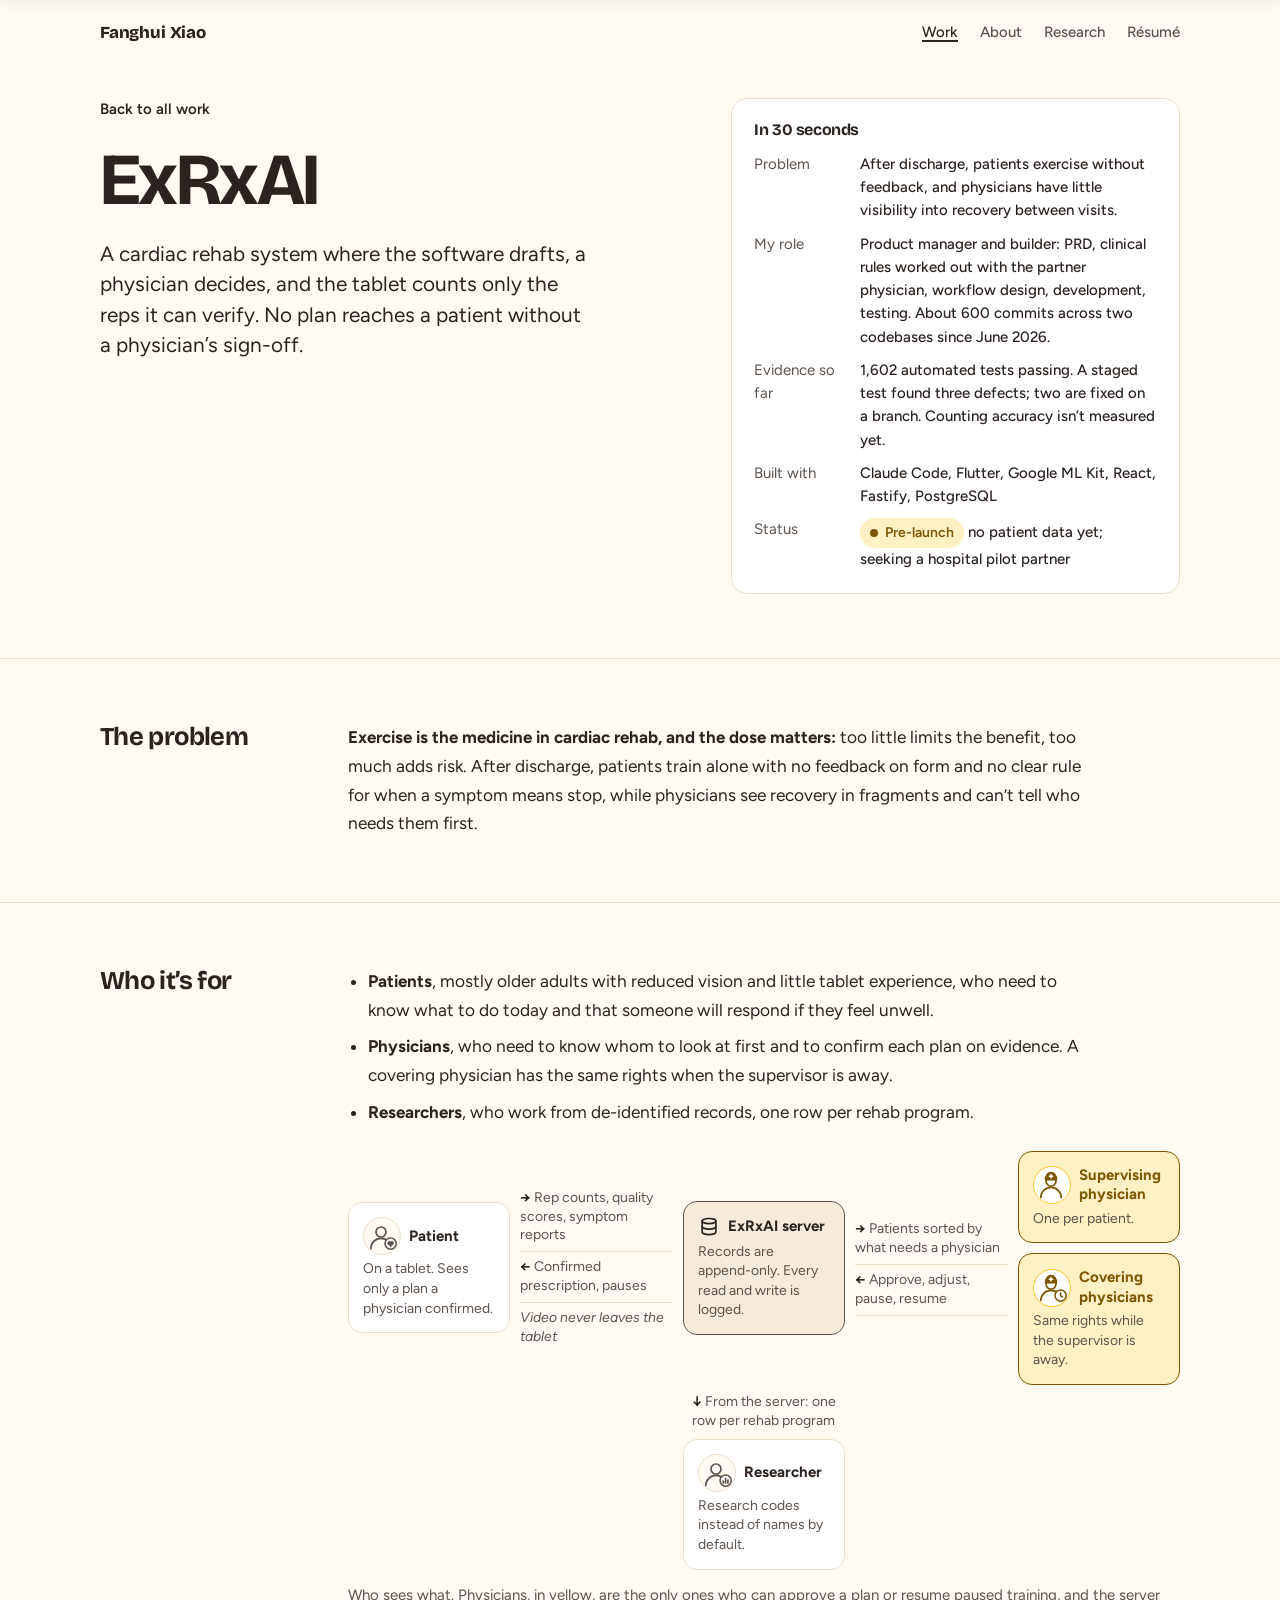
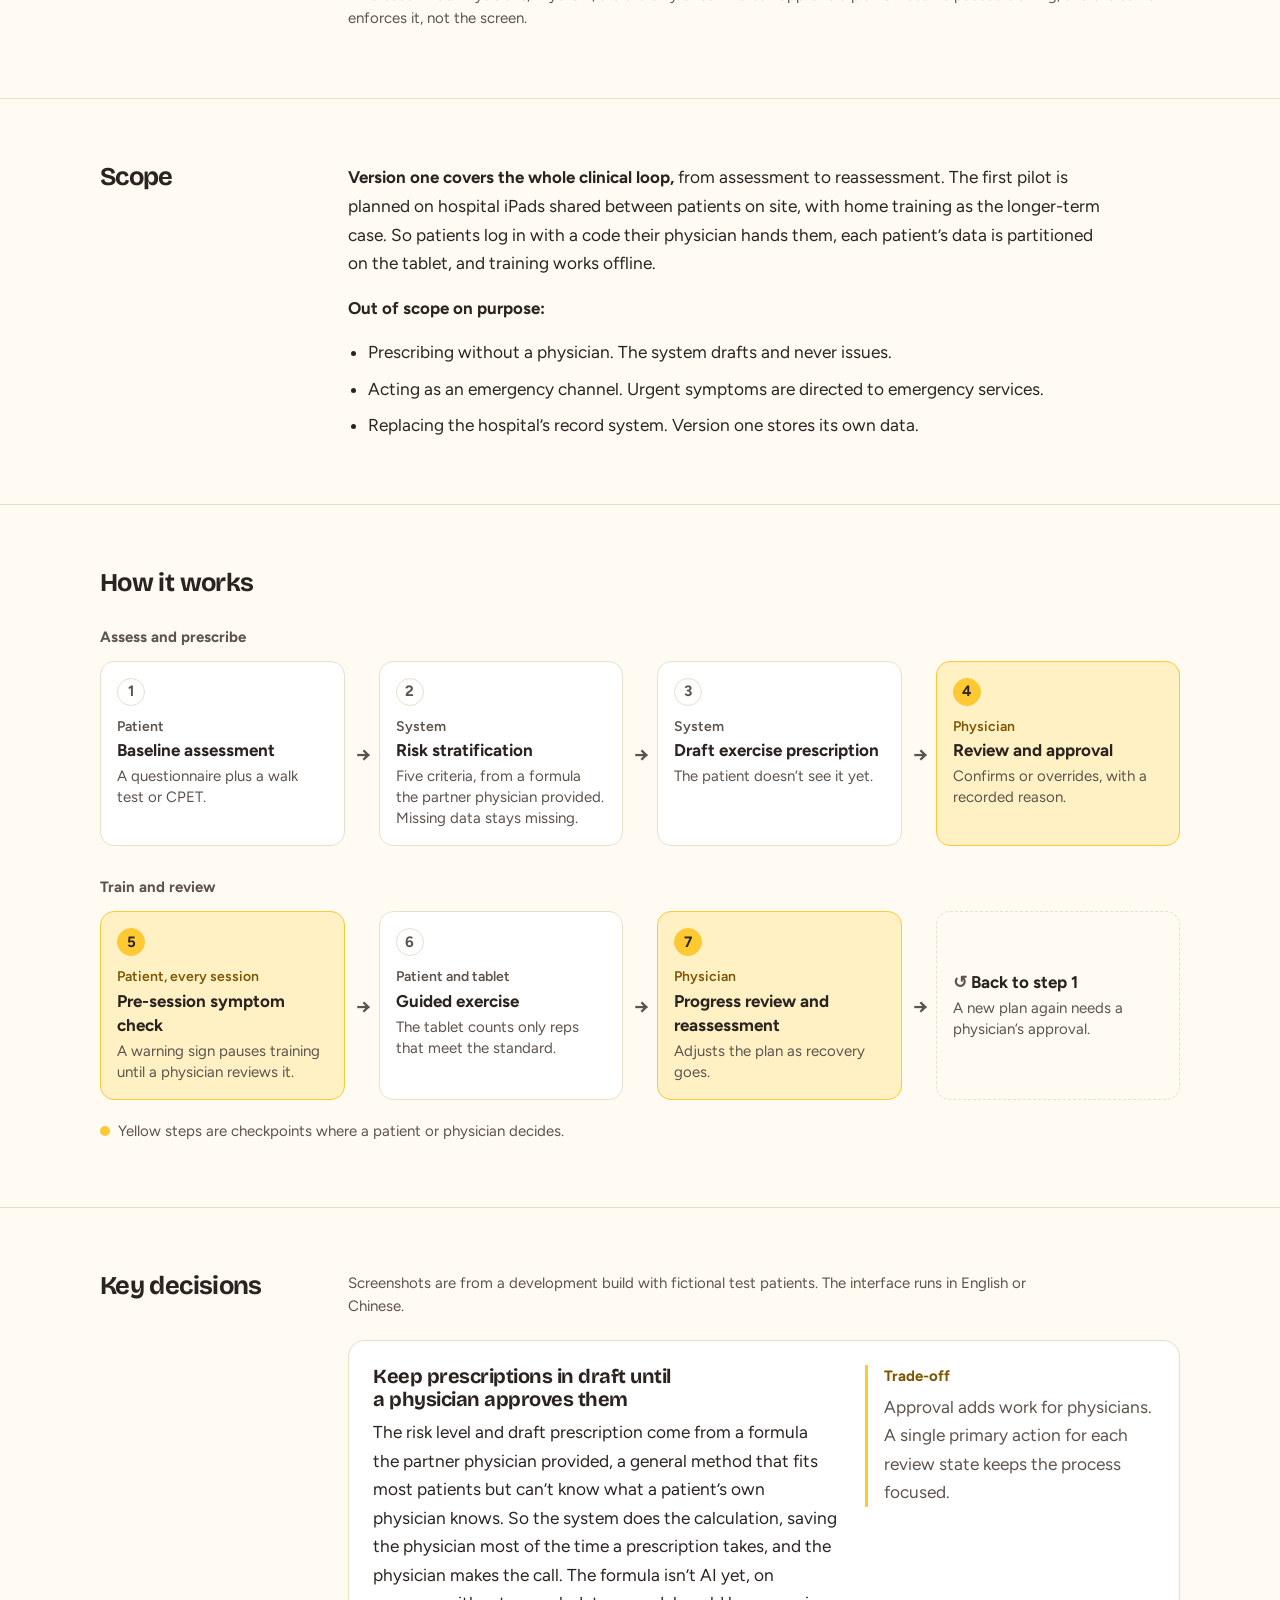
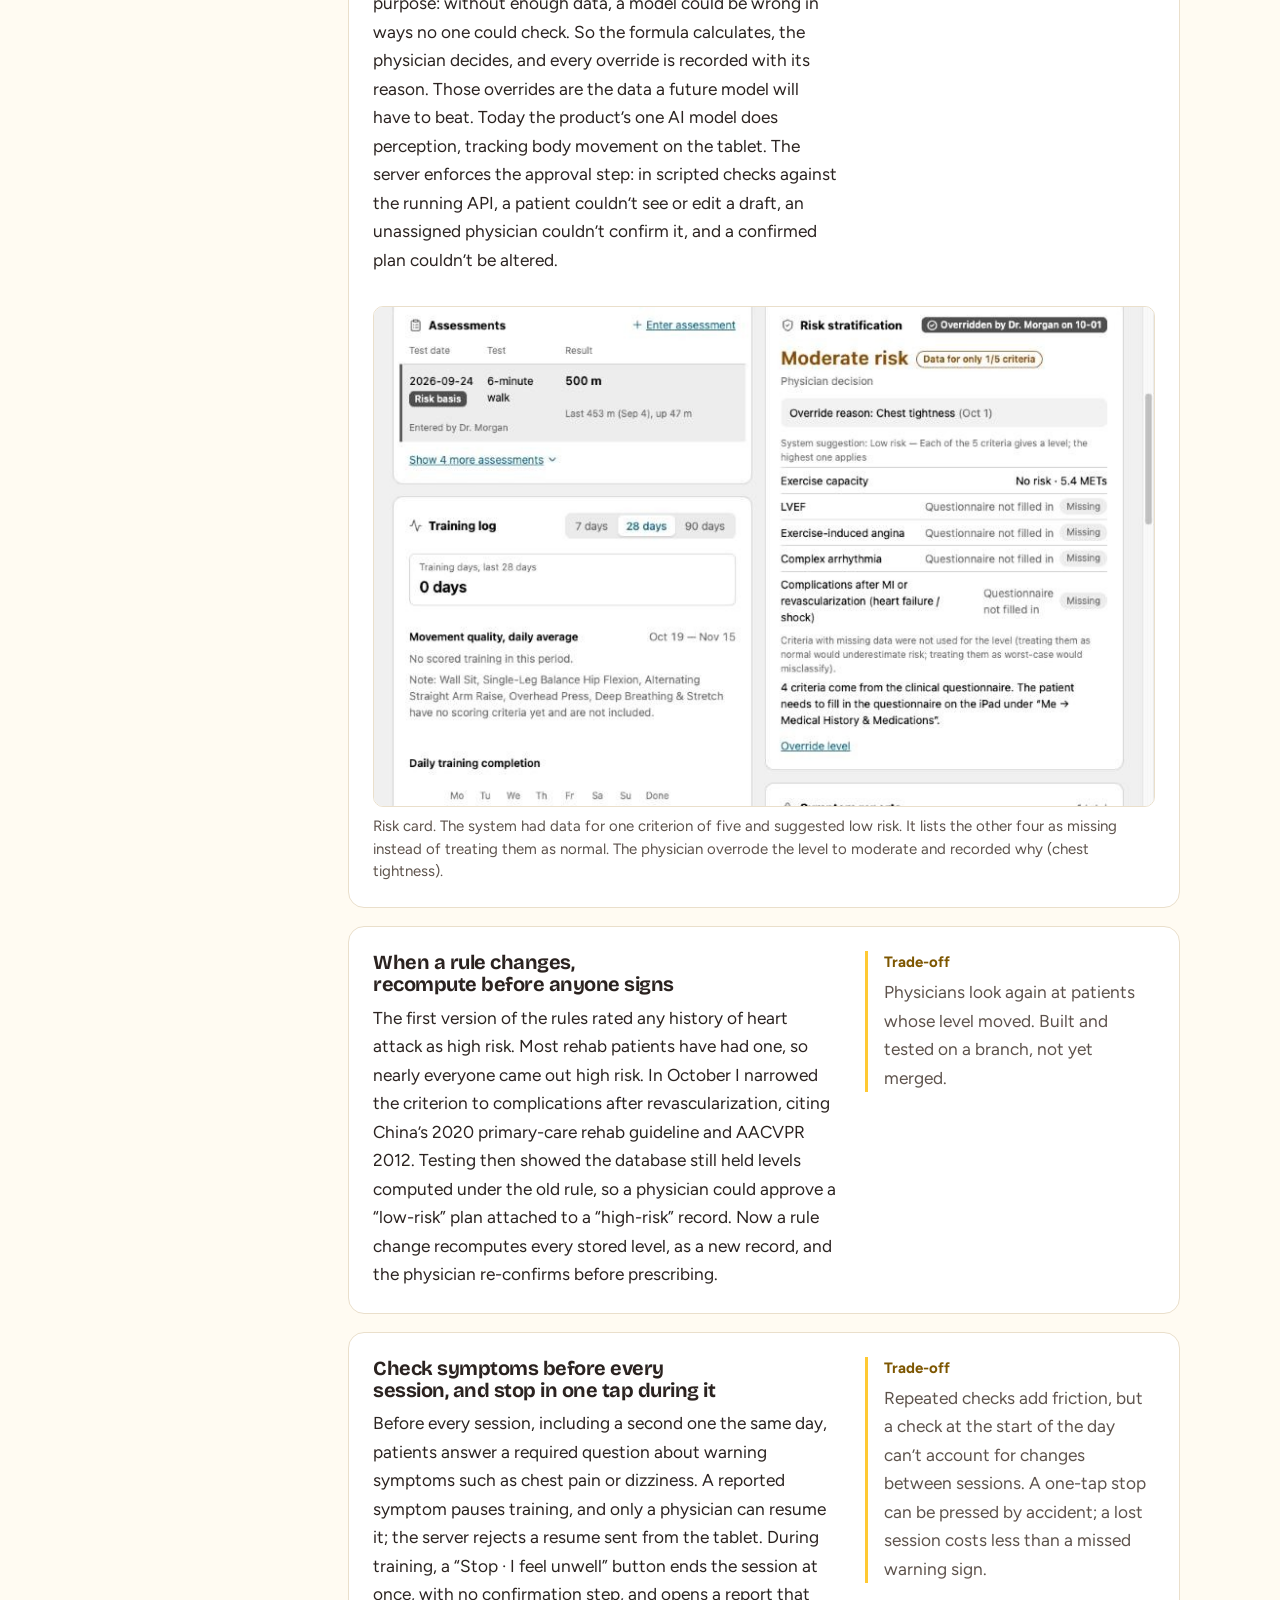
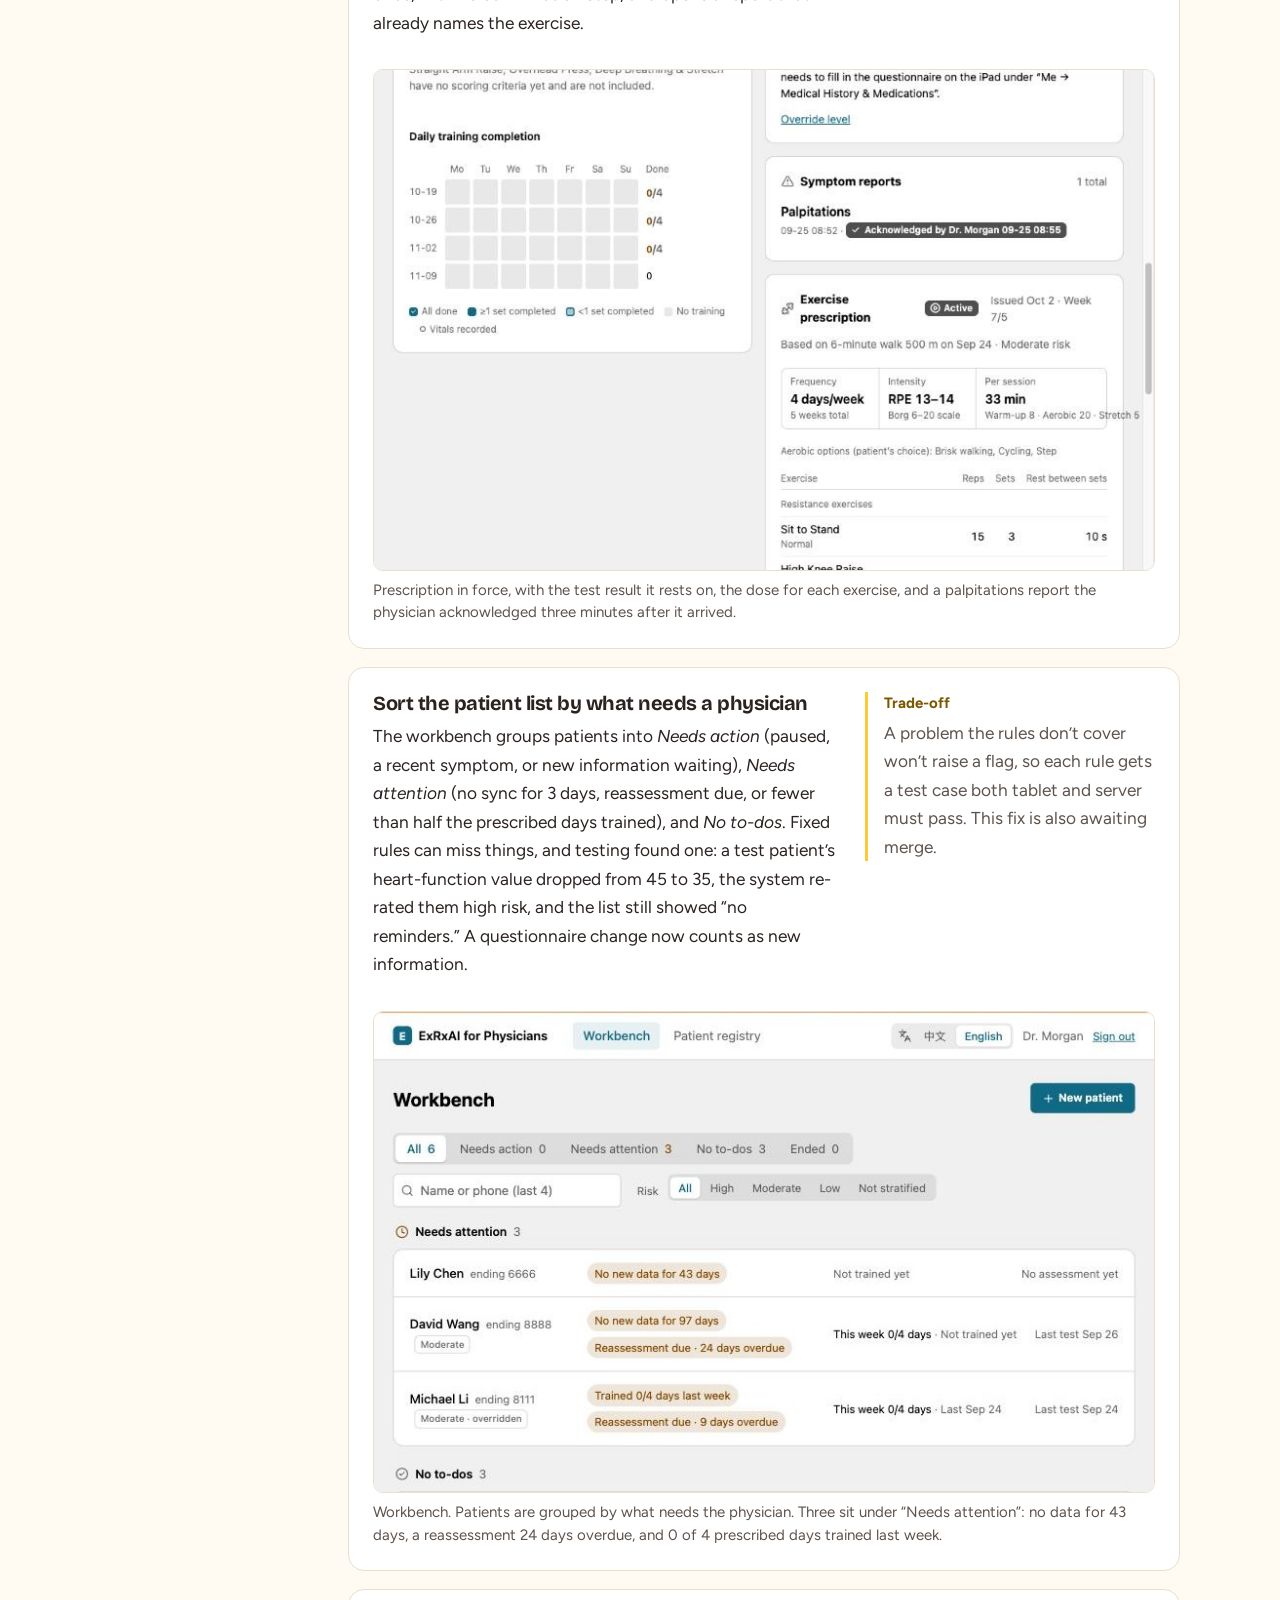
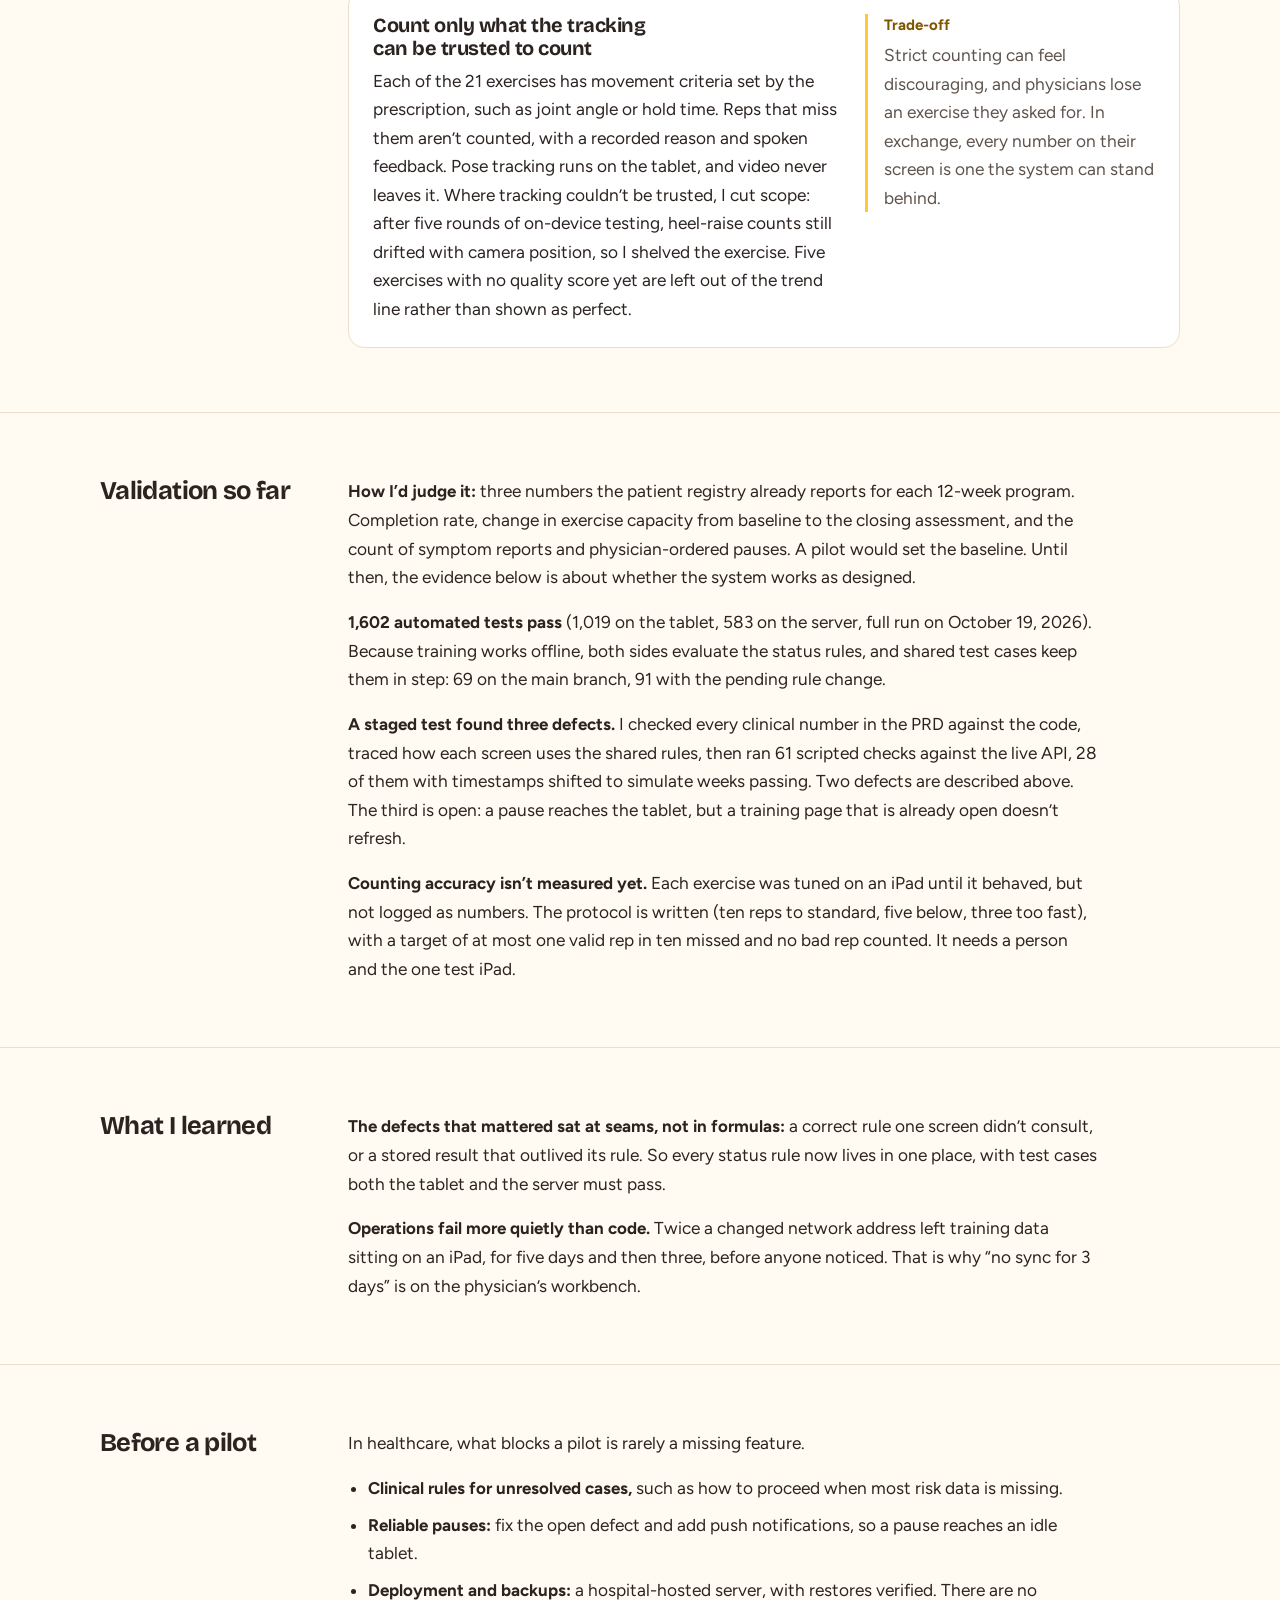
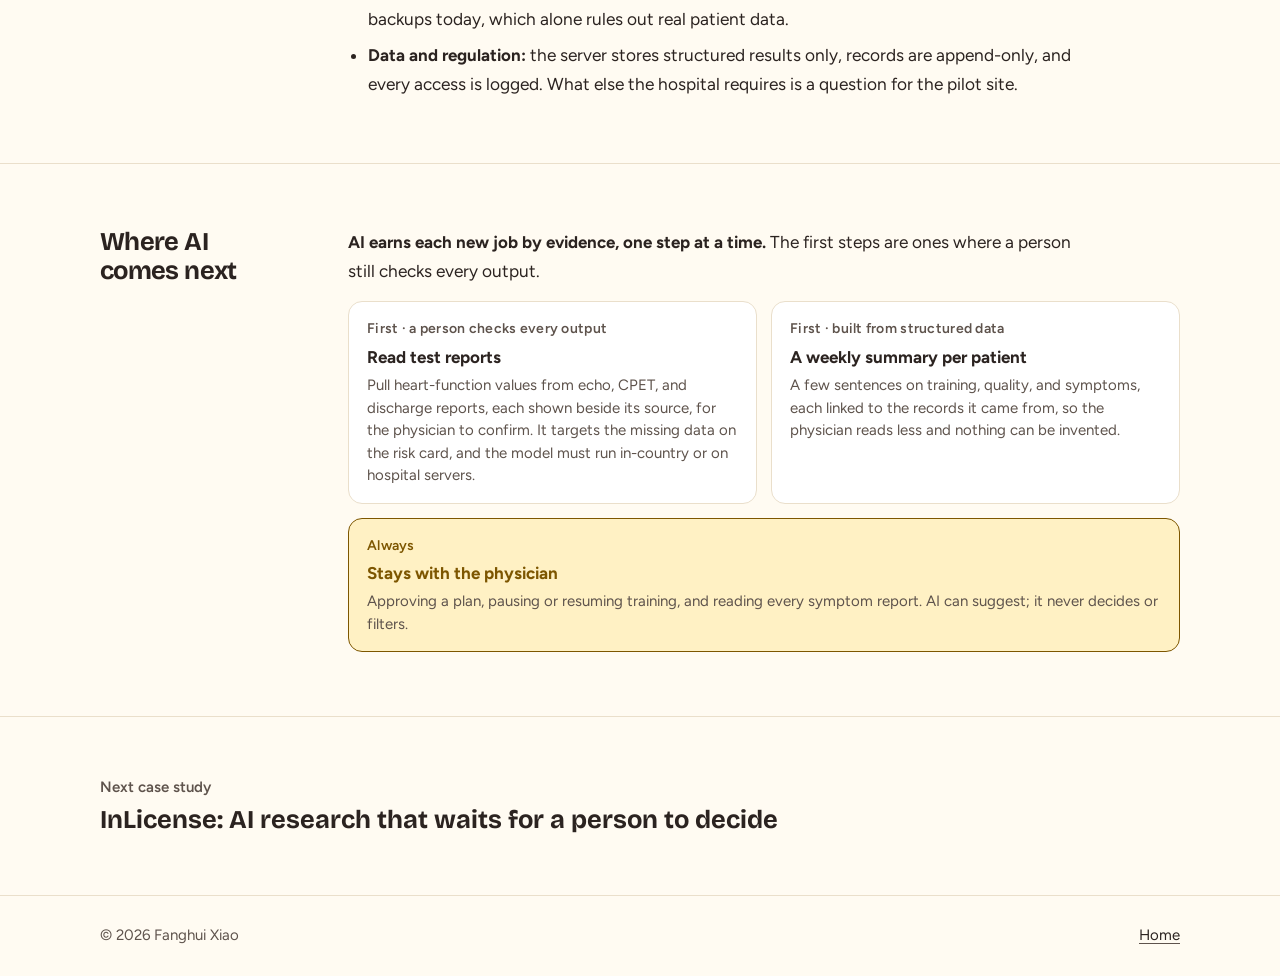
<file: exrxai.html>
<!doctype html>
<html lang="en" data-theme="light">
<head>
<meta charset="utf-8">
<meta name="viewport" content="width=device-width, initial-scale=1, viewport-fit=cover">
<title>ExRxAI | Fanghui Xiao</title>
<meta name="description" content="Case study: ExRxAI, a cardiac rehab system with physician-confirmed prescriptions and on-device rep counting.">
<link rel="preconnect" href="https://fonts.googleapis.com">
<link rel="preconnect" href="https://fonts.gstatic.com" crossorigin>
<link rel="stylesheet" href="https://fonts.googleapis.com/css2?family=Bricolage+Grotesque:opsz,wght@12..96,500;12..96,600;12..96,700;12..96,800&family=Figtree:ital,wght@0,400;0,500;0,600;0,700;1,400&display=swap">
<link rel="stylesheet" href="styles.css">
</head>
<body>
<header class="site-header">
  <div class="wrap">
    <a class="brand" href="index.html">Fanghui Xiao</a>
    <nav class="nav" aria-label="Main">
      <a href="index.html#work" aria-current="page">Work</a>
      <a href="index.html#about">About</a>
      <a href="research.html">Research</a>
      <a href="Fanghui_Xiao_Resume.pdf" target="_blank" rel="noopener">Résumé</a>
    </nav>
  </div>
</header>

<main>
  <section class="case-top">
    <div class="wrap">
      <div class="case-intro">
        <a class="back" href="index.html#work">Back to all work</a>
        <h1>ExRxAI</h1>
        <p class="lead">A cardiac rehab system where the software drafts, a physician decides, and the tablet counts only the reps it can verify. No plan reaches a patient without a physician’s sign-off.</p>
      </div>
      <aside class="summary" aria-label="Summary">
        <h2>In 30 seconds</h2>
        <dl>
          <dt>Problem</dt><dd>After discharge, patients exercise without feedback, and physicians have little visibility into recovery between visits.</dd>
          <dt>My role</dt><dd>Product manager and builder: PRD, clinical rules worked out with the partner physician, workflow design, development, testing. About 600 commits across two codebases since June 2026.</dd>
          <dt>Evidence so far</dt><dd>1,602 automated tests passing. A staged test found three defects; two are fixed on a branch. Counting accuracy isn’t measured yet.</dd>
          <dt>Built with</dt><dd>Claude Code, Flutter, Google ML Kit, React, Fastify, PostgreSQL</dd>
          <dt>Status</dt><dd><span class="chip hold">Pre-launch</span> no patient data yet; seeking a hospital pilot partner</dd>
        </dl>
      </aside>
    </div>
  </section>

  <section class="case-sec">
    <div class="wrap">
      <h2>The problem</h2>
      <div class="prose">
        <p><strong>Exercise is the medicine in cardiac rehab, and the dose matters:</strong> too little limits the benefit, too much adds risk. After discharge, patients train alone with no feedback on form and no clear rule for when a symptom means stop, while physicians see recovery in fragments and can’t tell who needs them first.</p>
      </div>
    </div>
  </section>

  <section class="case-sec">
    <div class="wrap">
      <h2>Who it’s for</h2>
      <div class="prose">
        <ul>
          <li><strong>Patients</strong>, mostly older adults with reduced vision and little tablet experience, who need to know what to do today and that someone will respond if they feel unwell.</li>
          <li><strong>Physicians</strong>, who need to know whom to look at first and to confirm each plan on evidence. A covering physician has the same rights when the supervisor is away.</li>
          <li><strong>Researchers</strong>, who work from de-identified records, one row per rehab program.</li>
        </ul>
        <figure class="who-map" aria-label="Who sees what in ExRxAI">
          <div class="wm">
            <div class="wm-card wm-patient"><b><span class="wm-av" aria-hidden="true"><svg viewBox="0 0 32 32"><circle cx="15" cy="12" r="5"/><path d="M4.8 28.5a10.2 10.2 0 0 1 20.4 0"/><circle class="badge" cx="24.6" cy="23.6" r="5.6"/><path class="fillc" d="M24.6 26.6l-2.6-2.5a1.5 1.5 0 0 1 2.6-2 1.5 1.5 0 0 1 2.6 2z" stroke-width="0.8"/></svg></span>Patient</b><span>On a tablet. Sees only a plan a physician confirmed.</span></div>
            <div class="wm-link wm-l">
              <p class="to-r">Rep counts, quality scores, symptom reports</p>
              <p class="to-l">Confirmed prescription, pauses</p>
              <p class="wm-note">Video never leaves the tablet</p>
            </div>
            <div class="wm-card wm-server"><b><svg class="wm-ic" viewBox="0 0 24 24" aria-hidden="true"><ellipse cx="12" cy="5.5" rx="7.5" ry="2.8"/><path d="M4.5 5.5v6c0 1.55 3.36 2.8 7.5 2.8s7.5-1.25 7.5-2.8v-6"/><path d="M4.5 11.5v6c0 1.55 3.36 2.8 7.5 2.8s7.5-1.25 7.5-2.8v-6"/></svg>ExRxAI server</b><span>Records are append-only. Every read and write is logged.</span></div>
            <div class="wm-link wm-r">
              <p class="to-r">Patients sorted by what needs a physician</p>
              <p class="to-l">Approve, adjust, pause, resume</p>
            </div>
            <div class="wm-docs">
              <div class="wm-card wm-doc"><b><span class="wm-av" aria-hidden="true"><svg viewBox="0 0 32 32"><circle cx="15" cy="12" r="5"/><path d="M4.8 28.5a10.2 10.2 0 0 1 20.4 0"/><path class="fillc" d="M9.6 10.6c0-4.4 2.5-7 5.4-7s5.4 2.6 5.4 7z"/><path class="cut" d="M15 5.6v3.4M13.3 7.3h3.4"/></svg></span>Supervising physician</b><span>One per patient.</span></div>
              <div class="wm-card wm-doc"><b><span class="wm-av" aria-hidden="true"><svg viewBox="0 0 32 32"><circle cx="15" cy="12" r="5"/><path d="M4.8 28.5a10.2 10.2 0 0 1 20.4 0"/><path class="fillc" d="M9.6 10.6c0-4.4 2.5-7 5.4-7s5.4 2.6 5.4 7z"/><path class="cut" d="M15 5.6v3.4M13.3 7.3h3.4"/><circle class="badge" cx="24.6" cy="23.6" r="5.6"/><path d="M24.6 21v2.8l1.8 1.1"/></svg></span>Covering physicians</b><span>Same rights while the supervisor is away.</span></div>
            </div>
            <div class="wm-link wm-d"><p class="to-d">From the server: one row per rehab program</p></div>
            <div class="wm-card wm-research"><b><span class="wm-av" aria-hidden="true"><svg viewBox="0 0 32 32"><circle cx="15" cy="12" r="5"/><path d="M4.8 28.5a10.2 10.2 0 0 1 20.4 0"/><circle class="badge" cx="24.6" cy="23.6" r="5.6"/><path d="M22.3 26v-2M24.6 26v-4.3M26.9 26v-3"/></svg></span>Researcher</b><span>Research codes instead of names by default.</span></div>
          </div>
          <figcaption>Who sees what. Physicians, in yellow, are the only ones who can approve a plan or resume paused training, and the server enforces it, not the screen.</figcaption>
        </figure>
      </div>
    </div>
  </section>

  <section class="case-sec">
    <div class="wrap">
      <h2>Scope</h2>
      <div class="prose">
        <p><strong>Version one covers the whole clinical loop,</strong> from assessment to reassessment. The first pilot is planned on hospital iPads shared between patients on site, with home training as the longer-term case. So patients log in with a code their physician hands them, each patient’s data is partitioned on the tablet, and training works offline.</p>
        <p><strong>Out of scope on purpose:</strong></p>
        <ul>
          <li>Prescribing without a physician. The system drafts and never issues.</li>
          <li>Acting as an emergency channel. Urgent symptoms are directed to emergency services.</li>
          <li>Replacing the hospital’s record system. Version one stores its own data.</li>
        </ul>
      </div>
    </div>
  </section>

  <section class="case-sec wide">
    <div class="wrap">
      <h2>How it works</h2>
      <div class="flow2" aria-label="ExRxAI workflow">
        <p class="phase-label">Assess and prescribe</p>
        <ol class="phase">
          <li><span class="who">Patient</span><b>Baseline assessment</b><span class="desc">A questionnaire plus a walk test or CPET.</span></li>
          <li><span class="who">System</span><b>Risk stratification</b><span class="desc">Five criteria, from a formula the partner physician provided. Missing data stays missing.</span></li>
          <li><span class="who">System</span><b>Draft exercise prescription</b><span class="desc">The patient doesn’t see it yet.</span></li>
          <li class="human"><span class="who">Physician</span><b>Review and approval</b><span class="desc">Confirms or overrides, with a recorded reason.</span></li>
        </ol>
        <p class="phase-label">Train and review</p>
        <ol class="phase">
          <li class="human"><span class="who">Patient, every session</span><b>Pre-session symptom check</b><span class="desc">A warning sign pauses training until a physician reviews it.</span></li>
          <li><span class="who">Patient and tablet</span><b>Guided exercise</b><span class="desc">The tablet counts only reps that meet the standard.</span></li>
          <li class="human"><span class="who">Physician</span><b>Progress review and reassessment</b><span class="desc">Adjusts the plan as recovery goes.</span></li>
          <li class="loop"><b>Back to step 1</b><span class="desc">A new plan again needs a physician’s approval.</span></li>
        </ol>
        <p class="steps-key">Yellow steps are checkpoints where a patient or physician decides.</p>
      </div>
    </div>
  </section>

  <section class="case-sec">
    <div class="wrap">
      <h2>Key decisions</h2>
      <div class="decisions">
        <p class="shots-hint">Screenshots are from a development build with fictional test patients. The interface runs in English or Chinese.</p>
        <article class="decision">
          <div>
            <h3>Keep prescriptions in draft until a physician approves them</h3>
            <p>The risk level and draft prescription come from a formula the partner physician provided, a general method that fits most patients but can’t know what a patient’s own physician knows. So the system does the calculation, saving the physician most of the time a prescription takes, and the physician makes the call. The formula isn’t AI yet, on purpose: without enough data, a model could be wrong in ways no one could check. So the formula calculates, the physician decides, and every override is recorded with its reason. Those overrides are the data a future model will have to beat. Today the product’s one AI model does perception, tracking body movement on the tablet. The server enforces the approval step: in scripted checks against the running API, a patient couldn’t see or edit a draft, an unassigned physician couldn’t confirm it, and a confirmed plan couldn’t be altered.</p>
          </div>
          <div class="cost"><b>Trade-off</b><p>Approval adds work for physicians. A single primary action for each review state keeps the process focused.</p></div>
        <figure class="decision-shot"><img src="images/exrxai-risk.jpg" alt="Patient page showing assessments on the left and a risk card on the right where the physician overrode the system's suggestion" width="800" height="512" loading="lazy"><figcaption>Risk card. The system had data for one criterion of five and suggested low risk. It lists the other four as missing instead of treating them as normal. The physician overrode the level to moderate and recorded why (chest tightness).</figcaption></figure>
        </article>
        <article class="decision">
          <div>
            <h3>When a rule changes, recompute before anyone signs</h3>
            <p>The first version of the rules rated any history of heart attack as high risk. Most rehab patients have had one, so nearly everyone came out high risk. In October I narrowed the criterion to complications after revascularization, citing China’s 2020 primary-care rehab guideline and AACVPR 2012. Testing then showed the database still held levels computed under the old rule, so a physician could approve a “low-risk” plan attached to a “high-risk” record. Now a rule change recomputes every stored level, as a new record, and the physician re-confirms before prescribing.</p>
          </div>
          <div class="cost"><b>Trade-off</b><p>Physicians look again at patients whose level moved. Built and tested on a branch, not yet merged.</p></div>
        </article>
        <article class="decision">
          <div>
            <h3>Check symptoms before every session, and stop in one tap during it</h3>
            <p>Before every session, including a second one the same day, patients answer a required question about warning symptoms such as chest pain or dizziness. A reported symptom pauses training, and only a physician can resume it; the server rejects a resume sent from the tablet. During training, a “Stop · I feel unwell” button ends the session at once, with no confirmation step, and opens a report that already names the exercise.</p>
          </div>
          <div class="cost"><b>Trade-off</b><p>Repeated checks add friction, but a check at the start of the day can’t account for changes between sessions. A one-tap stop can be pressed by accident; a lost session costs less than a missed warning sign.</p></div>
        <figure class="decision-shot"><img src="images/exrxai-prescription.jpg" alt="Patient page showing a training calendar, a symptom report acknowledged by the physician, and the active exercise prescription with doses" width="800" height="512" loading="lazy"><figcaption>Prescription in force, with the test result it rests on, the dose for each exercise, and a palpitations report the physician acknowledged three minutes after it arrived.</figcaption></figure>
        </article>
        <article class="decision">
          <div>
            <h3>Sort the patient list by what needs a physician</h3>
            <p>The workbench groups patients into <em>Needs action</em> (paused, a recent symptom, or new information waiting), <em>Needs attention</em> (no sync for 3 days, reassessment due, or fewer than half the prescribed days trained), and <em>No to-dos</em>. Fixed rules can miss things, and testing found one: a test patient’s heart-function value dropped from 45 to 35, the system re-rated them high risk, and the list still showed “no reminders.” A questionnaire change now counts as new information.</p>
          </div>
          <div class="cost"><b>Trade-off</b><p>A problem the rules don’t cover won’t raise a flag, so each rule gets a test case both tablet and server must pass. This fix is also awaiting merge.</p></div>
        <figure class="decision-shot"><img src="images/exrxai-workbench.jpg" alt="Physician workbench listing six test patients in groups, with badges such as no data for 43 days and reassessment 24 days overdue" width="800" height="493" loading="lazy"><figcaption>Workbench. Patients are grouped by what needs the physician. Three sit under “Needs attention”: no data for 43 days, a reassessment 24 days overdue, and 0 of 4 prescribed days trained last week.</figcaption></figure>
        </article>
        <article class="decision">
          <div>
            <h3>Count only what the tracking can be trusted to count</h3>
            <p>Each of the 21 exercises has movement criteria set by the prescription, such as joint angle or hold time. Reps that miss them aren’t counted, with a recorded reason and spoken feedback. Pose tracking runs on the tablet, and video never leaves it. Where tracking couldn’t be trusted, I cut scope: after five rounds of on-device testing, heel-raise counts still drifted with camera position, so I shelved the exercise. Five exercises with no quality score yet are left out of the trend line rather than shown as perfect.</p>
          </div>
          <div class="cost"><b>Trade-off</b><p>Strict counting can feel discouraging, and physicians lose an exercise they asked for. In exchange, every number on their screen is one the system can stand behind.</p></div>
        </article>
      </div>
    </div>
  </section>

  <section class="case-sec">
    <div class="wrap">
      <h2>Validation so far</h2>
      <div class="prose">
        <p><strong>How I’d judge it:</strong> three numbers the patient registry already reports for each 12-week program. Completion rate, change in exercise capacity from baseline to the closing assessment, and the count of symptom reports and physician-ordered pauses. A pilot would set the baseline. Until then, the evidence below is about whether the system works as designed.</p>
        <p><strong>1,602 automated tests pass</strong> (1,019 on the tablet, 583 on the server, full run on October 19, 2026). Because training works offline, both sides evaluate the status rules, and shared test cases keep them in step: 69 on the main branch, 91 with the pending rule change.</p>
        <p><strong>A staged test found three defects.</strong> I checked every clinical number in the PRD against the code, traced how each screen uses the shared rules, then ran 61 scripted checks against the live API, 28 of them with timestamps shifted to simulate weeks passing. Two defects are described above. The third is open: a pause reaches the tablet, but a training page that is already open doesn’t refresh.</p>
        <p><strong>Counting accuracy isn’t measured yet.</strong> Each exercise was tuned on an iPad until it behaved, but not logged as numbers. The protocol is written (ten reps to standard, five below, three too fast), with a target of at most one valid rep in ten missed and no bad rep counted. It needs a person and the one test iPad.</p>
      </div>
    </div>
  </section>

  <section class="case-sec">
    <div class="wrap">
      <h2>What I learned</h2>
      <div class="prose">
        <p><strong>The defects that mattered sat at seams, not in formulas:</strong> a correct rule one screen didn’t consult, or a stored result that outlived its rule. So every status rule now lives in one place, with test cases both the tablet and the server must pass.</p>
        <p><strong>Operations fail more quietly than code.</strong> Twice a changed network address left training data sitting on an iPad, for five days and then three, before anyone noticed. That is why “no sync for 3 days” is on the physician’s workbench.</p>
      </div>
    </div>
  </section>

  <section class="case-sec">
    <div class="wrap">
      <h2>Before a pilot</h2>
      <div class="prose">
        <p>In healthcare, what blocks a pilot is rarely a missing feature.</p>
        <ul>
          <li><strong>Clinical rules for unresolved cases,</strong> such as how to proceed when most risk data is missing.</li>
          <li><strong>Reliable pauses:</strong> fix the open defect and add push notifications, so a pause reaches an idle tablet.</li>
          <li><strong>Deployment and backups:</strong> a hospital-hosted server, with restores verified. There are no backups today, which alone rules out real patient data.</li>
          <li><strong>Data and regulation:</strong> the server stores structured results only, records are append-only, and every access is logged. What else the hospital requires is a question for the pilot site.</li>
        </ul>
      </div>
    </div>
  </section>

  <section class="case-sec">
    <div class="wrap">
      <h2>Where AI comes next</h2>
      <div class="prose">
        <p><strong>AI earns each new job by evidence, one step at a time.</strong> The first steps are ones where a person still checks every output.</p>
        <div class="next-grid">
          <div class="next-card">
            <span class="when">First · a person checks every output</span>
            <b>Read test reports</b>
            <p>Pull heart-function values from echo, CPET, and discharge reports, each shown beside its source, for the physician to confirm. It targets the missing data on the risk card, and the model must run in-country or on hospital servers.</p>
          </div>
          <div class="next-card">
            <span class="when">First · built from structured data</span>
            <b>A weekly summary per patient</b>
            <p>A few sentences on training, quality, and symptoms, each linked to the records it came from, so the physician reads less and nothing can be invented.</p>
          </div>
          <div class="next-card stays">
            <span class="when">Always</span>
            <b>Stays with the physician</b>
            <p>Approving a plan, pausing or resuming training, and reading every symptom report. AI can suggest; it never decides or filters.</p>
          </div>
        </div>
      </div>
    </div>
  </section>

  <section class="next-case">
    <div class="wrap"><span class="kicker">Next case study</span><br><a href="inlicense.html">InLicense: AI research that waits for a person to decide</a></div>
  </section>
</main>

<footer class="site-footer">
  <div class="wrap">
    <span>© 2026 Fanghui Xiao</span>
    <a href="index.html">Home</a>
  </div>
</footer>
<script>
/* Open case pages at the top, even inside an embedding frame that keeps its scroll position. */
if (!location.hash) {
  if ('scrollRestoration' in history) history.scrollRestoration = 'manual';
  window.addEventListener('load', function () { document.documentElement.scrollIntoView({ block: 'start' }); window.scrollTo(0, 0); });
}
</script>
<script>
/* Section menu: built from each case-study section's heading. */
(function () {
  var secs = [].slice.call(document.querySelectorAll('section.case-sec')).filter(function (s) { return s.querySelector('h2'); });
  var top = document.querySelector('.case-top');
  if (secs.length < 3 || !top) return;
  document.body.classList.add('has-toc');
  var bar = document.createElement('nav');
  bar.className = 'toc-bar'; bar.setAttribute('aria-label', 'On this page');
  bar.innerHTML = '<div class="wrap"><div class="toc-row"><span class="toc-label">On this page</span><button type="button" class="toc-btn" aria-expanded="false"><span class="toc-cur"></span><span class="toc-caret" aria-hidden="true">&#9662;</span></button></div><ul class="toc-list"></ul></div><span class="toc-progress" aria-hidden="true"></span>';
  var btn = bar.querySelector('.toc-btn'), cur = bar.querySelector('.toc-cur'), list = bar.querySelector('.toc-list'), prog = bar.querySelector('.toc-progress');
  var links = secs.map(function (s) {
    var t = s.querySelector('h2').textContent.trim();
    if (!s.id) s.id = t.toLowerCase().replace(/[’']/g, '').replace(/[^a-z0-9]+/g, '-').replace(/^-|-$/g, '');
    var li = document.createElement('li'), a = document.createElement('a');
    a.href = '#' + s.id; a.textContent = t; li.appendChild(a); list.appendChild(li);
    a.addEventListener('click', function () { setOpen(false); });
    return a;
  });
  document.body.appendChild(bar);
  function setOpen(o) { bar.classList.toggle('open', o); btn.setAttribute('aria-expanded', o ? 'true' : 'false'); }
  btn.addEventListener('click', function () { setOpen(!bar.classList.contains('open')); });
  document.addEventListener('keydown', function (e) { if (e.key === 'Escape') setOpen(false); });
  document.addEventListener('click', function (e) { if (!bar.contains(e.target)) setOpen(false); });
  function update() {
    var show = top.getBoundingClientRect().bottom < 0;
    bar.classList.toggle('show', show);
    if (!show) setOpen(false);
    var idx = 0;
    secs.forEach(function (s, i) { if (s.getBoundingClientRect().top < 120) idx = i; });
    cur.textContent = links[idx].textContent;
    links.forEach(function (a, i) { a.setAttribute('aria-current', i === idx ? 'true' : 'false'); });
    var max = document.documentElement.scrollHeight - window.innerHeight;
    prog.style.width = (max > 0 ? Math.min(100, window.scrollY / max * 100) : 0) + '%';
  }
  window.addEventListener('scroll', update, { passive: true });
  window.addEventListener('resize', update);
  update();
})();
</script>
</body>
</html>
</file>
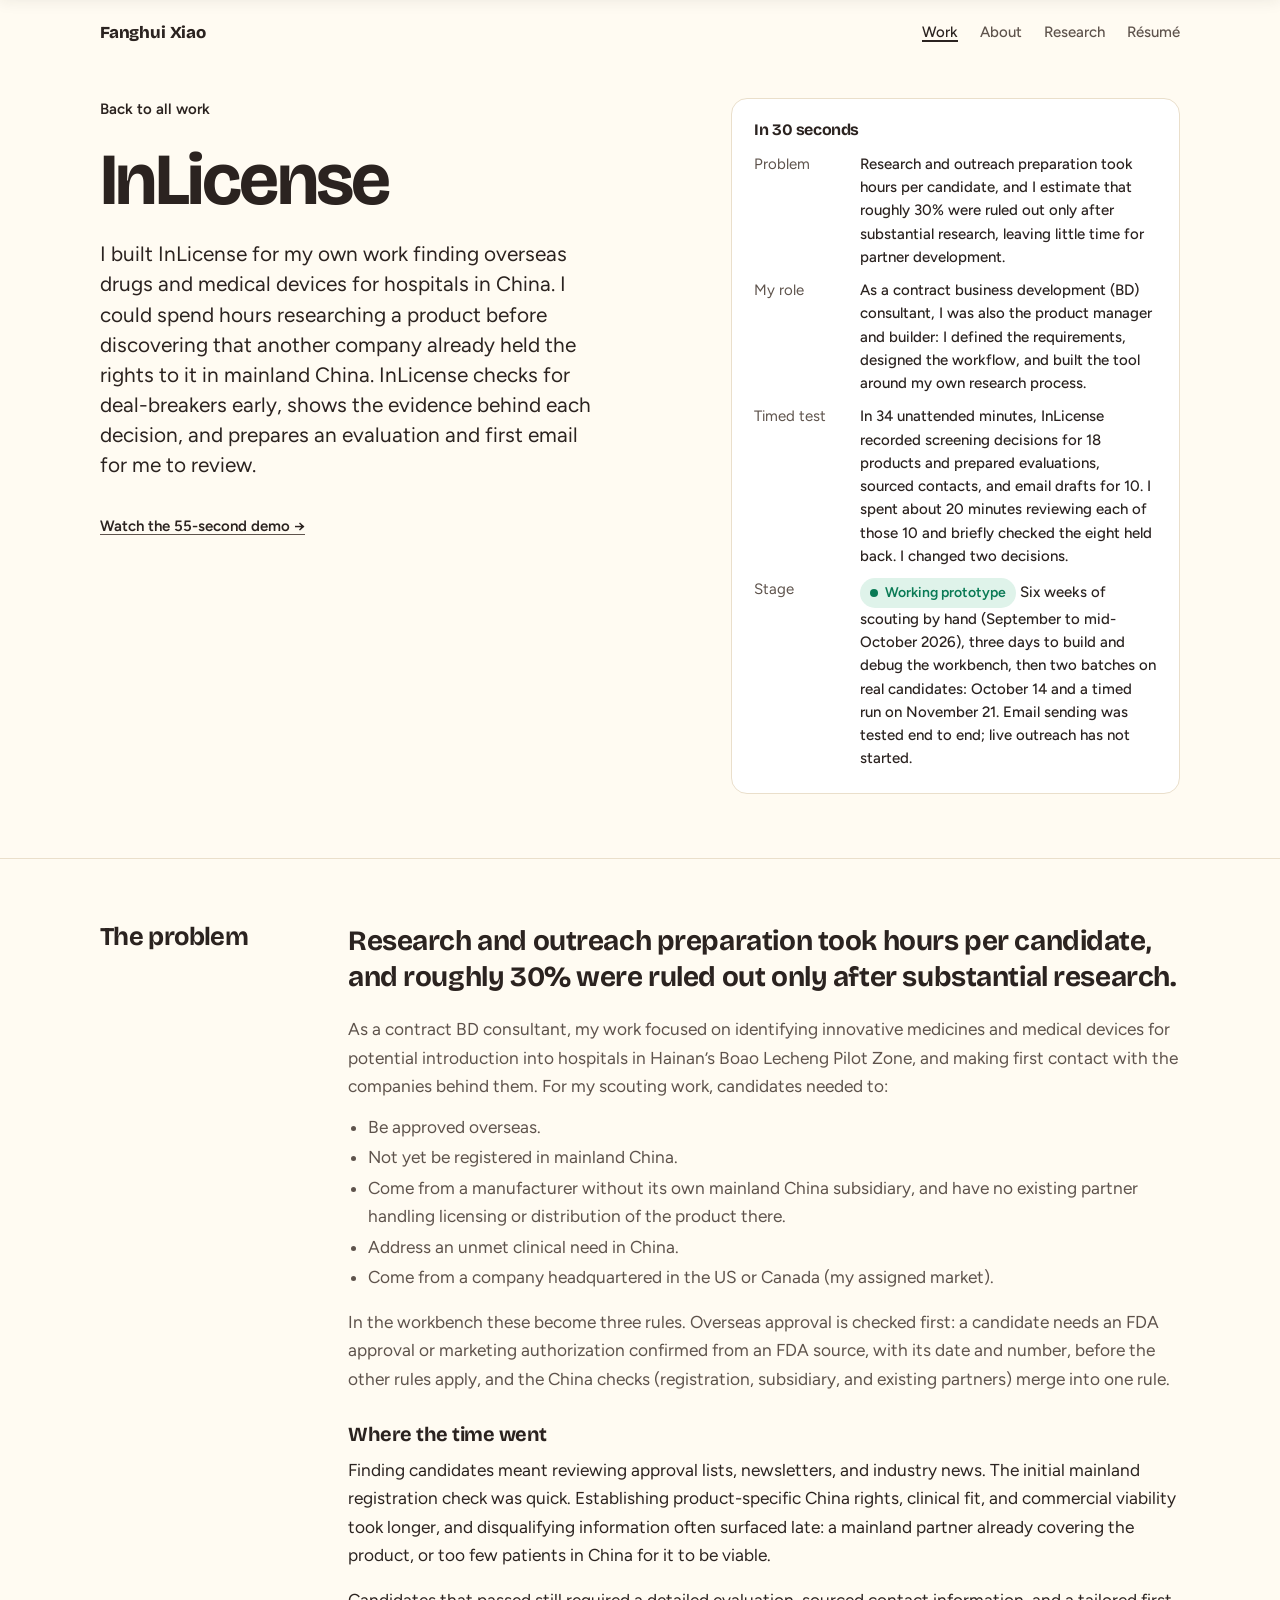
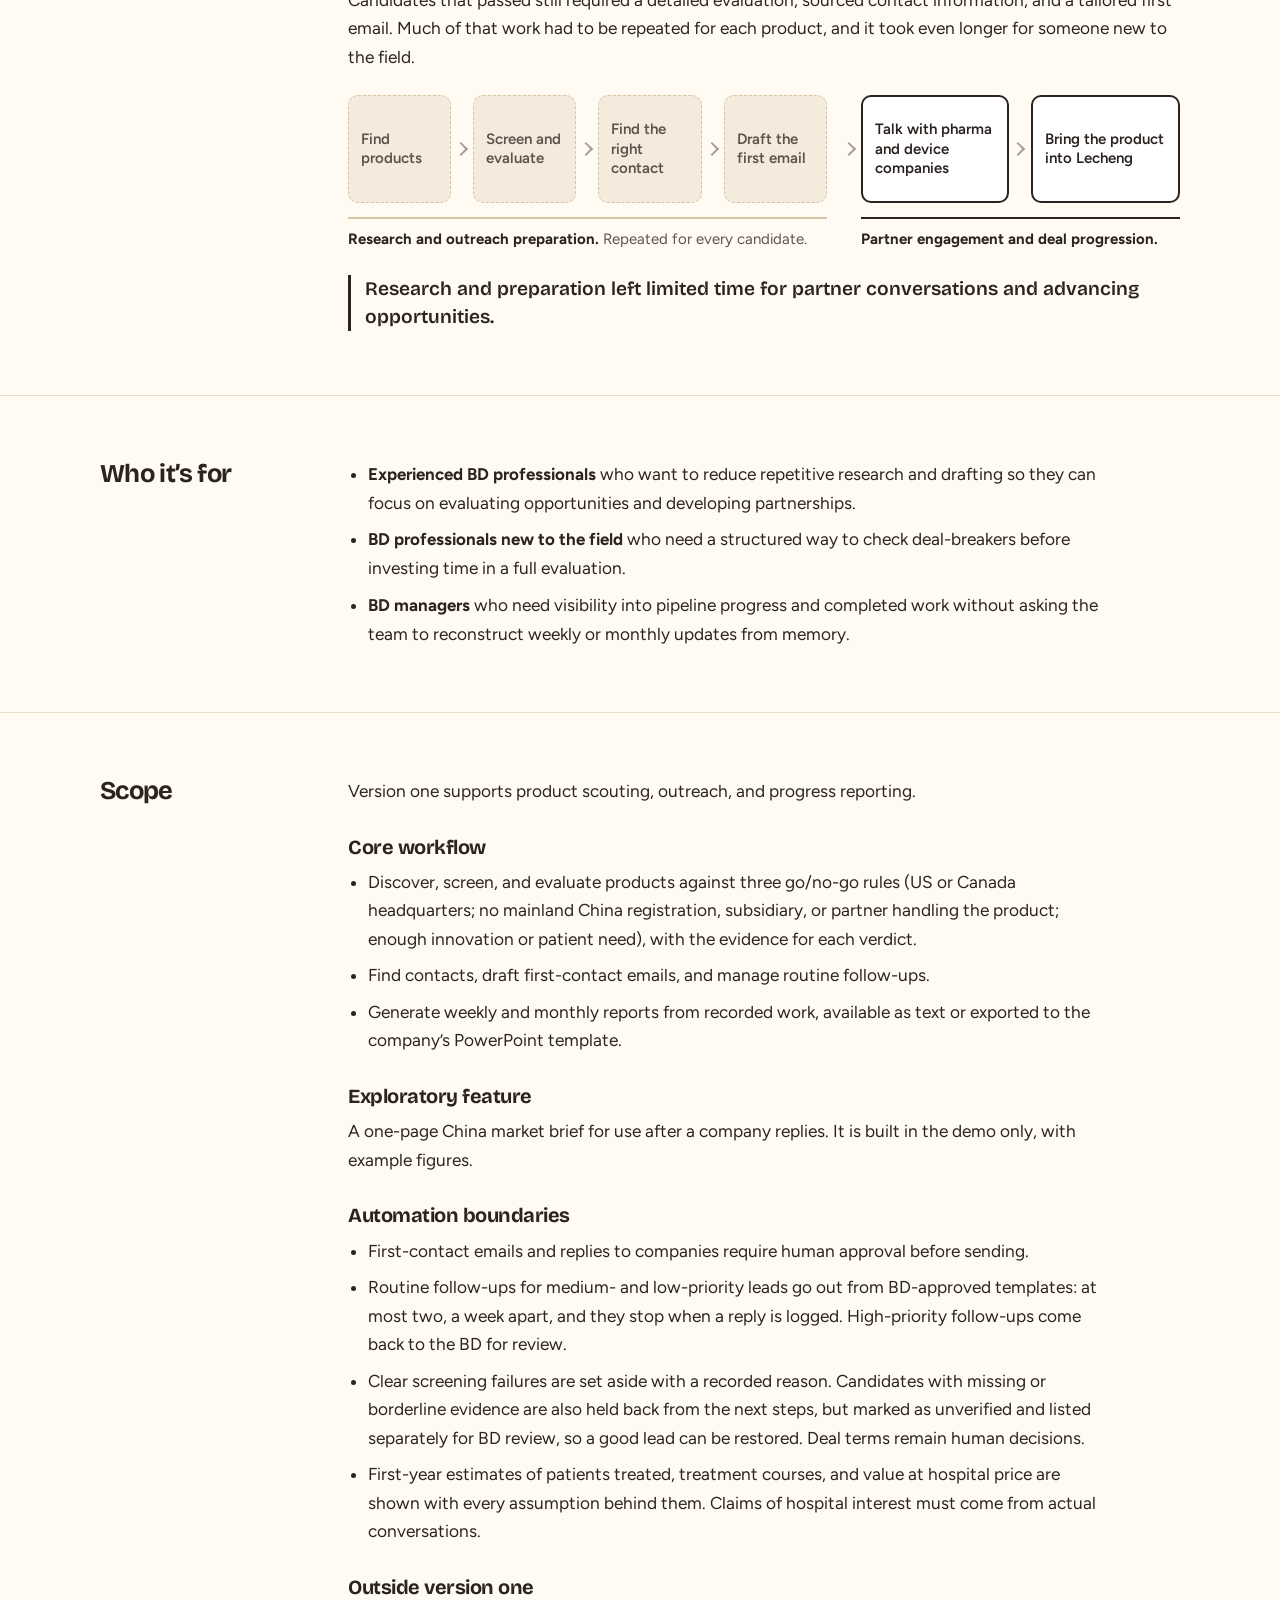
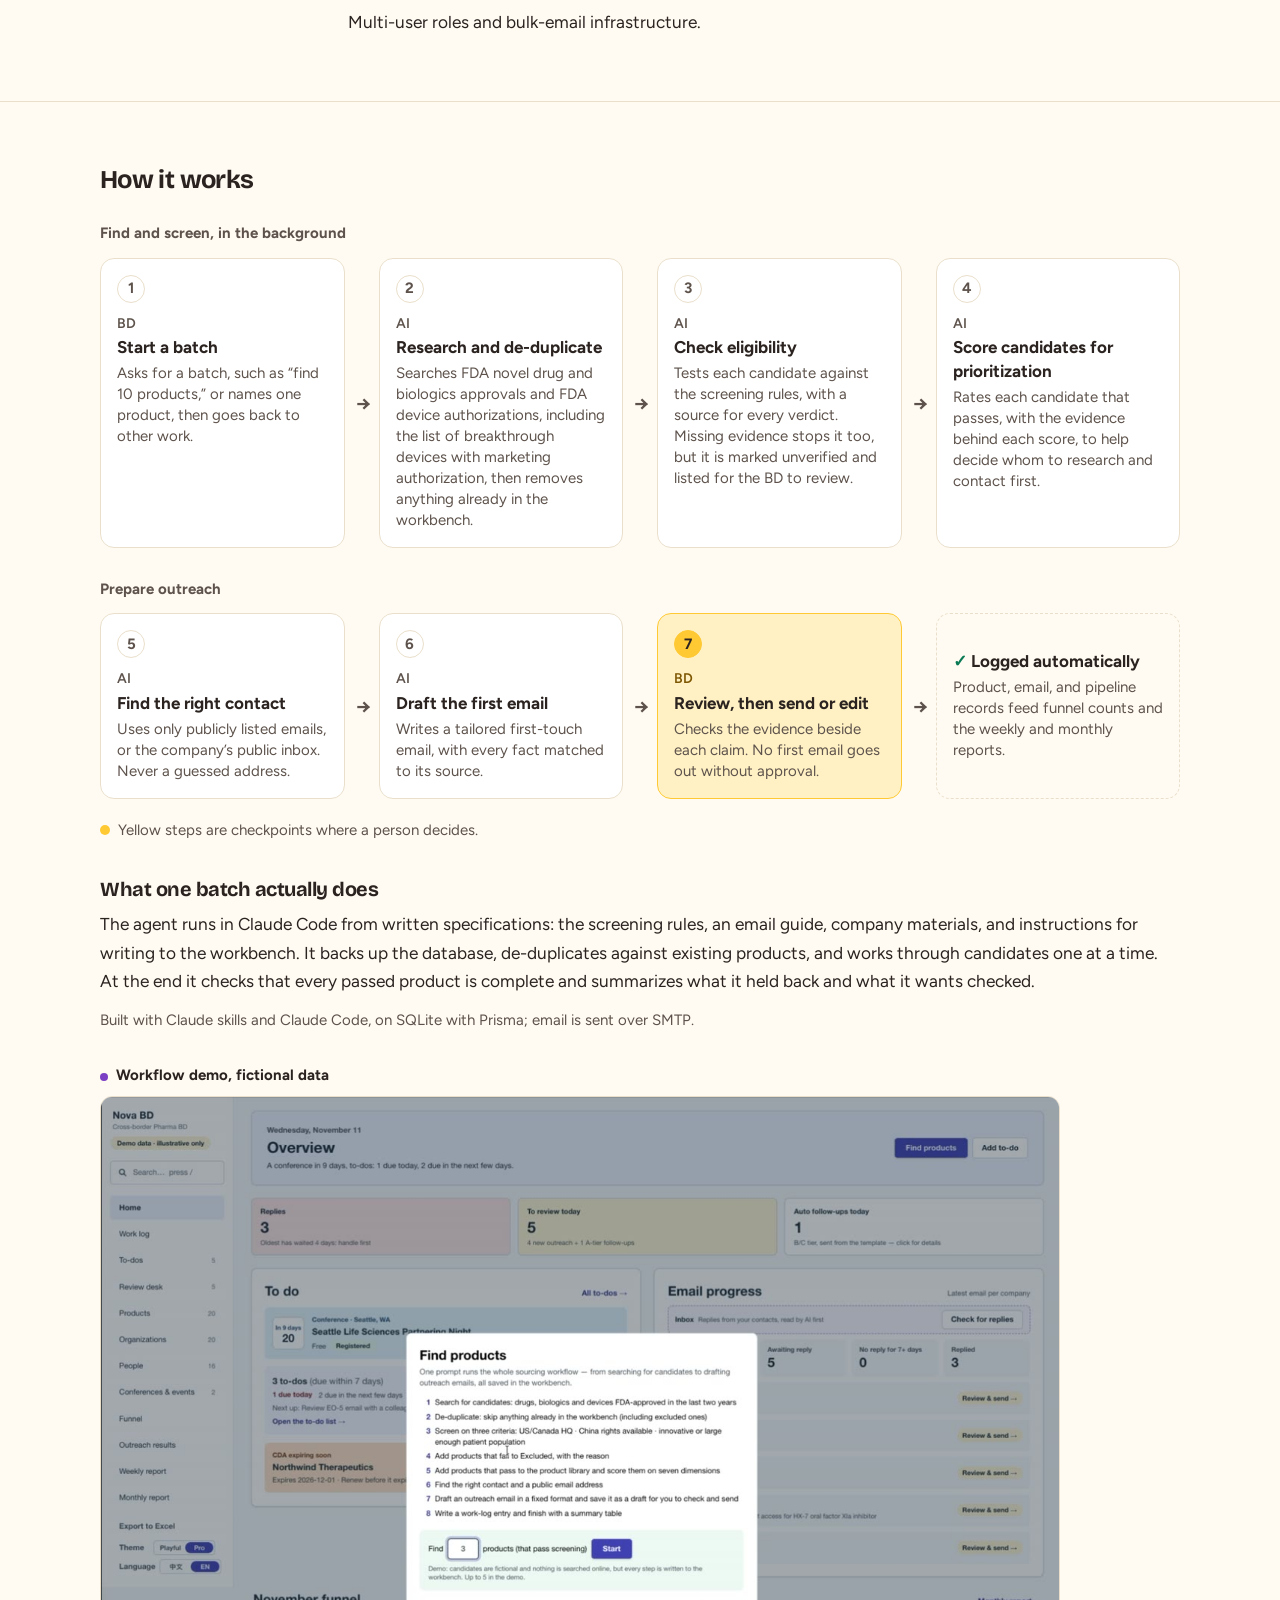
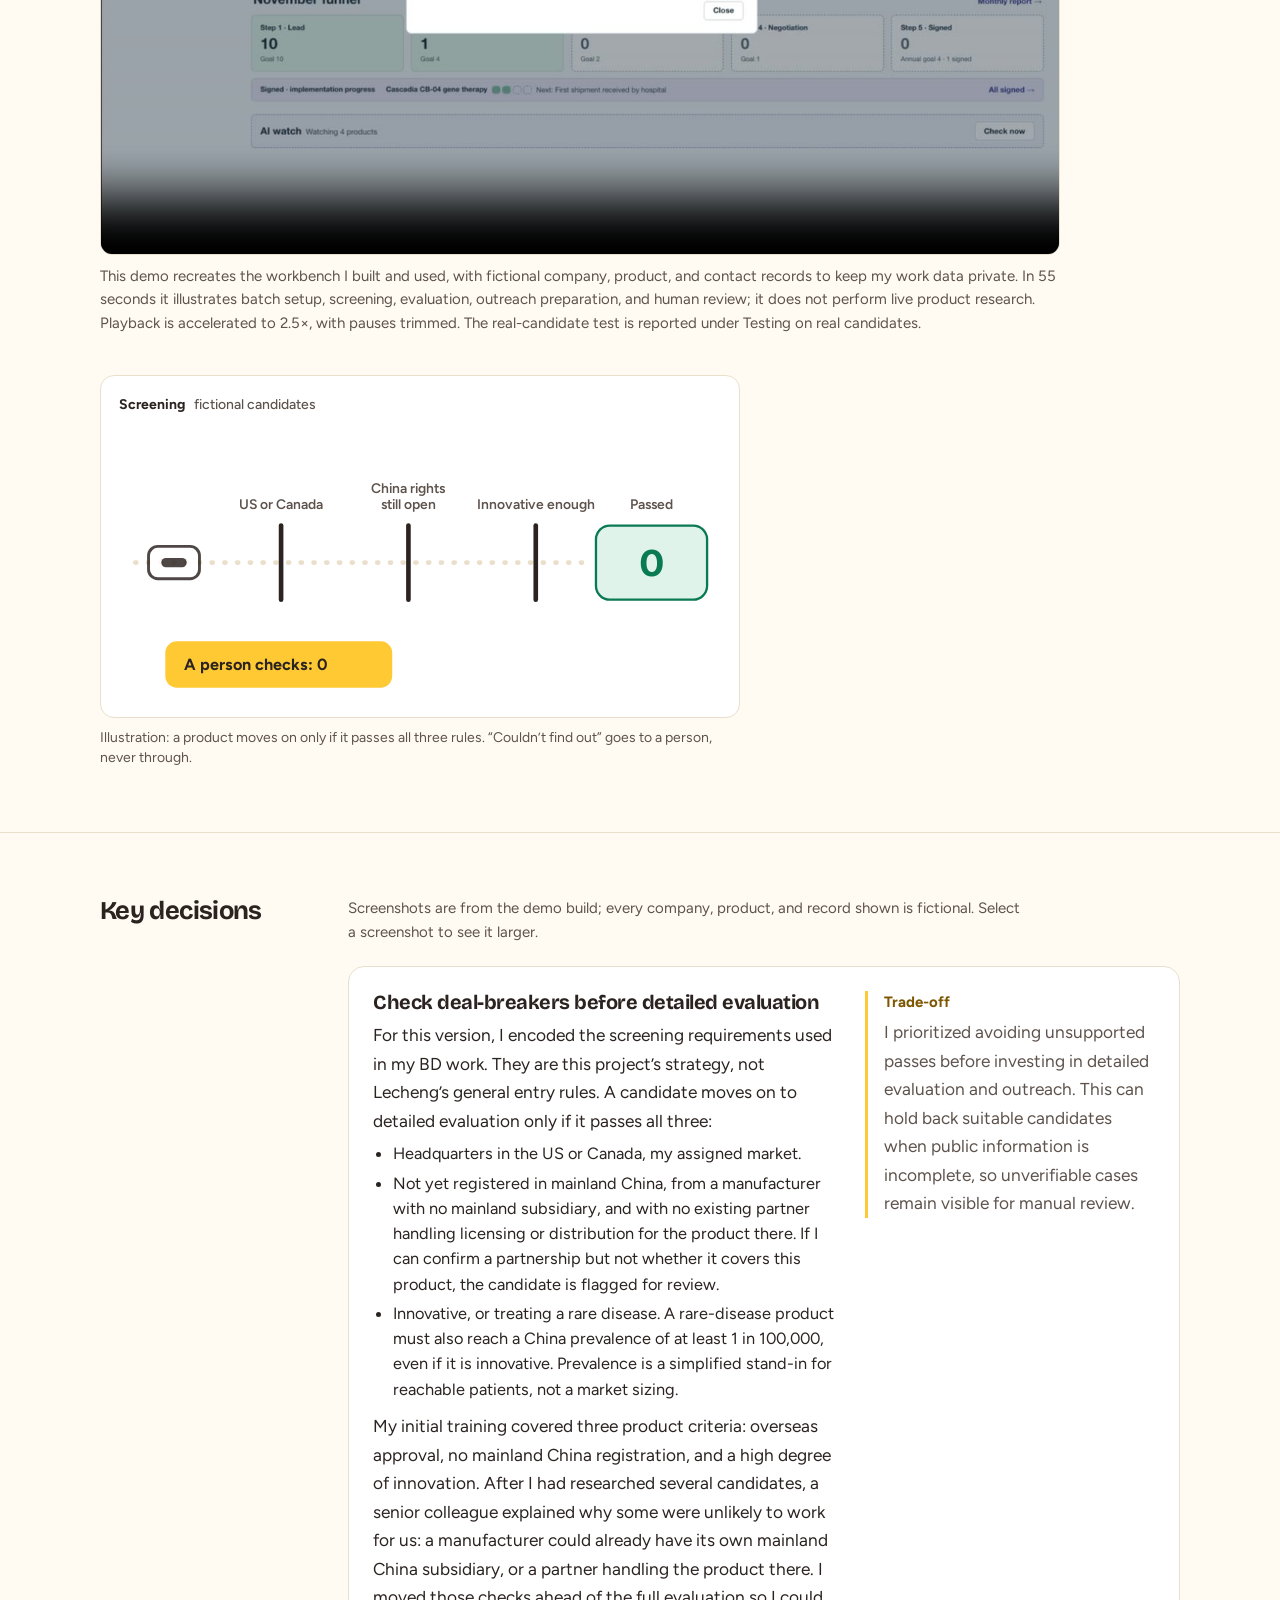
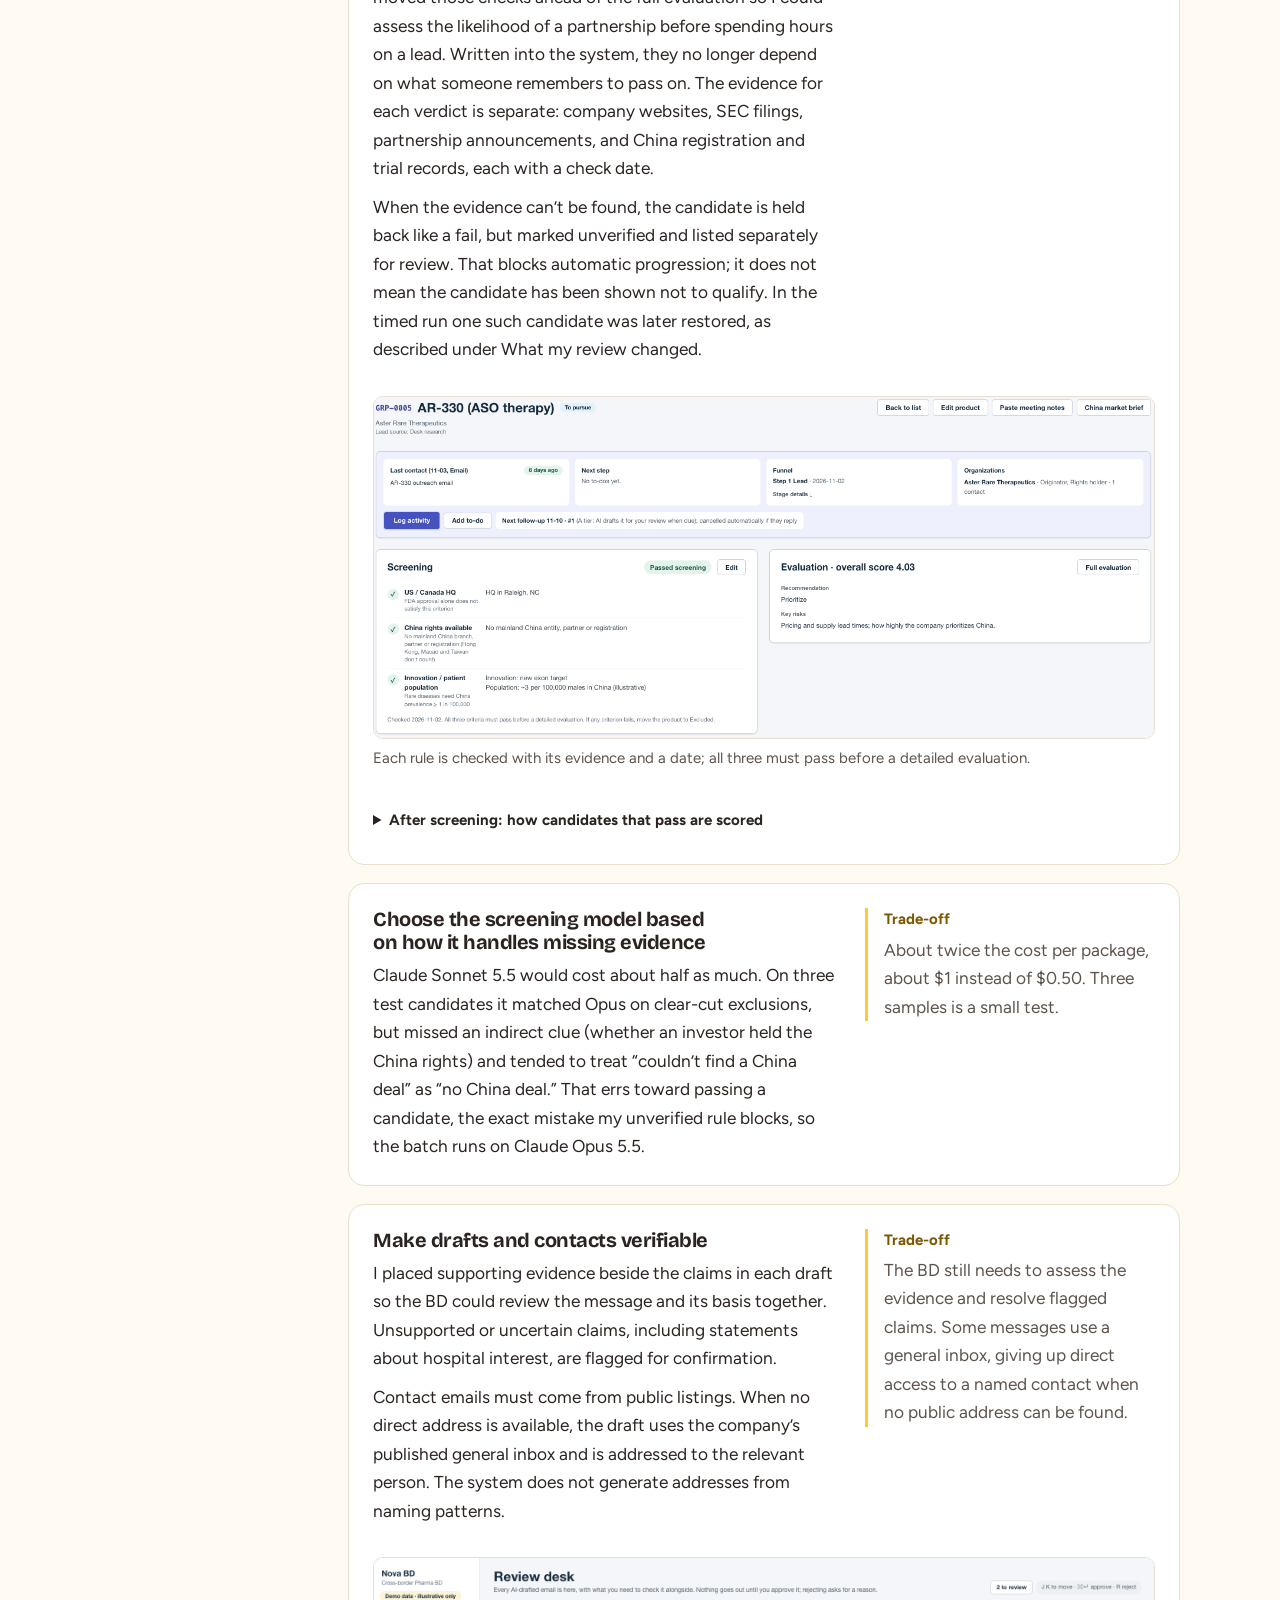
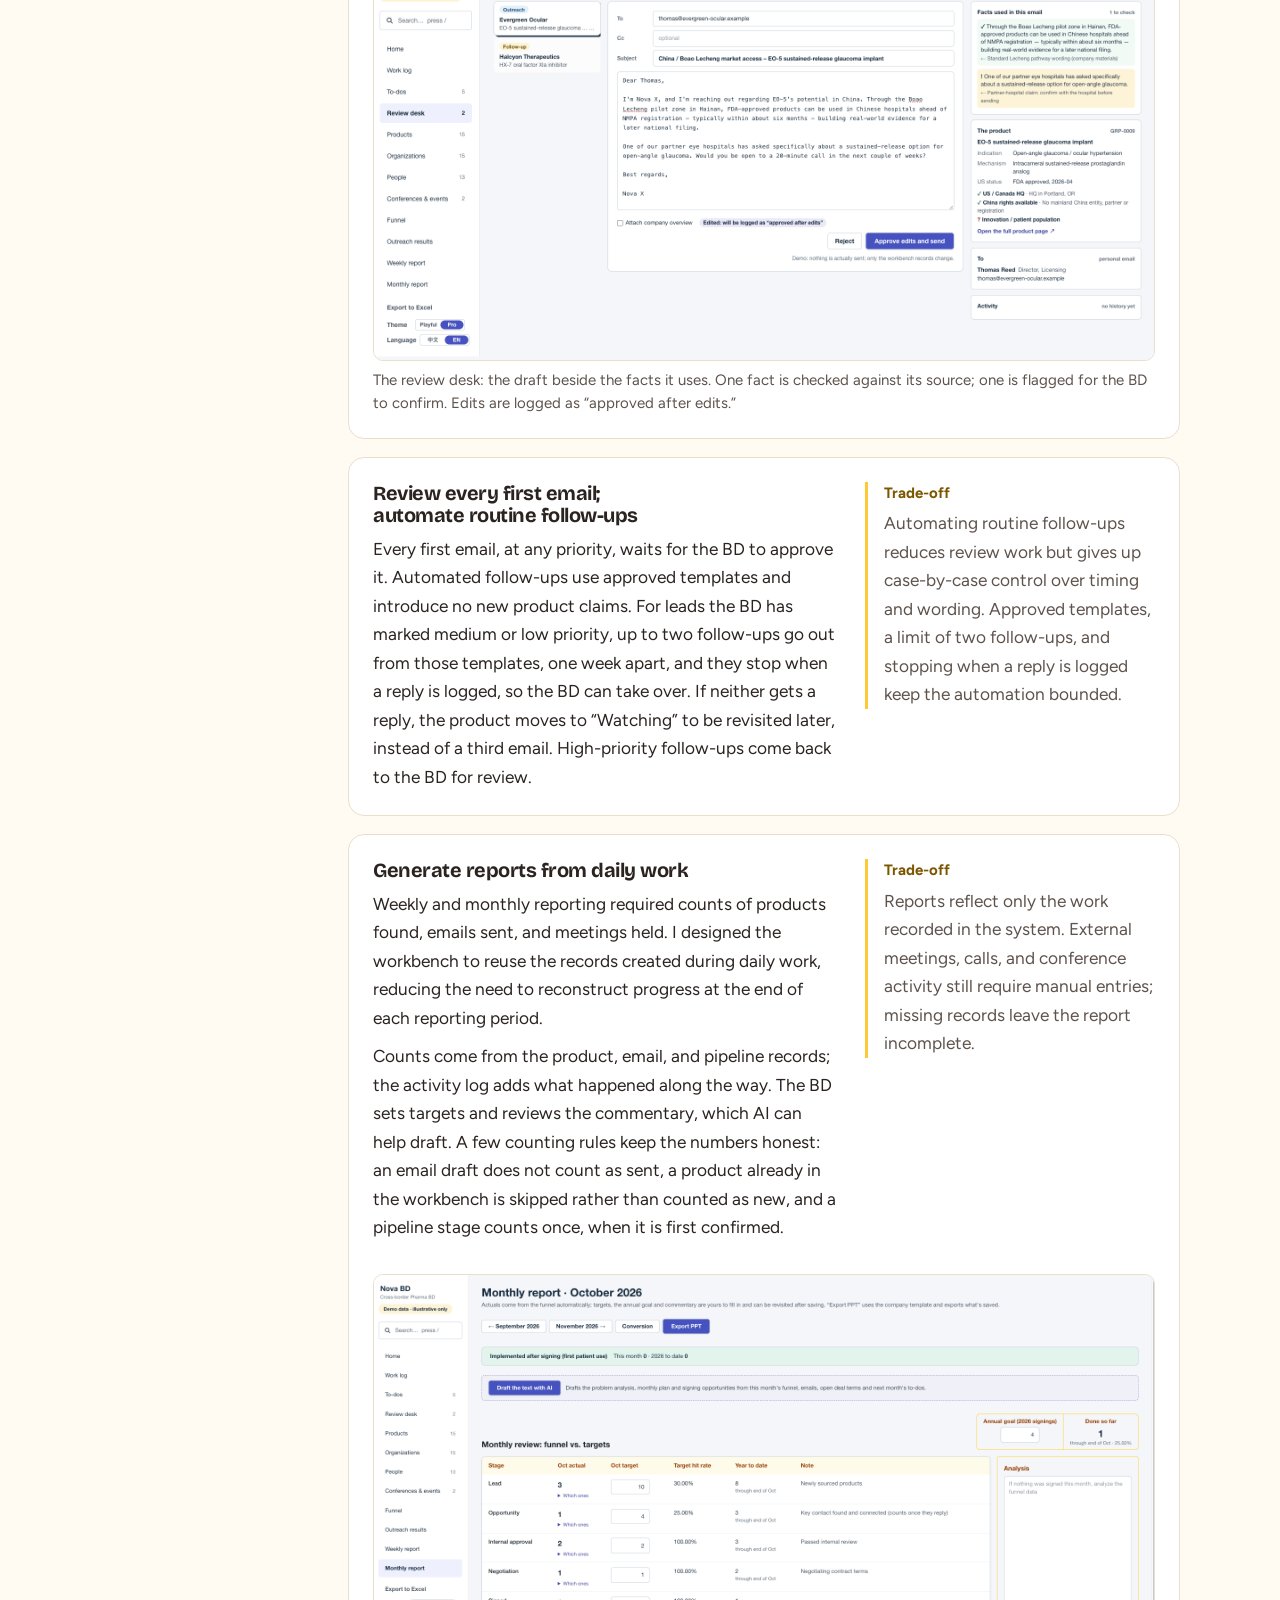
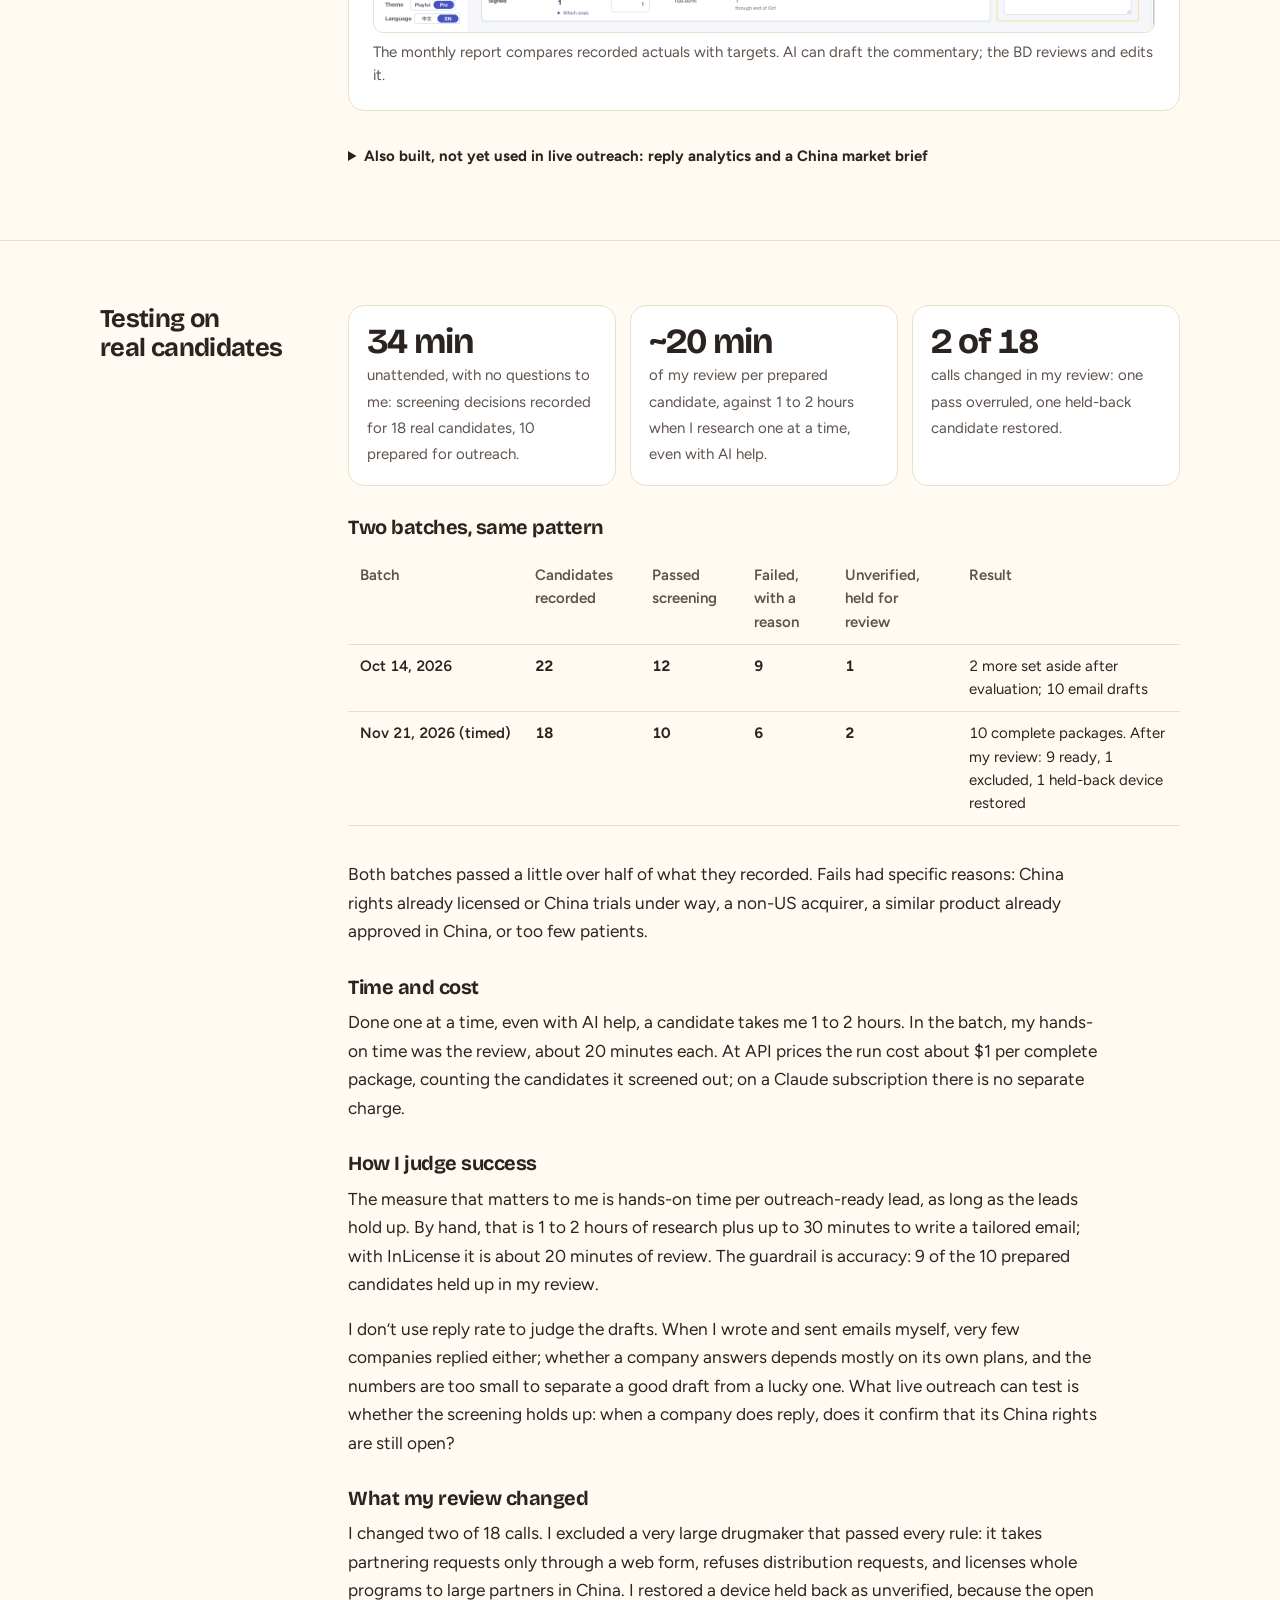
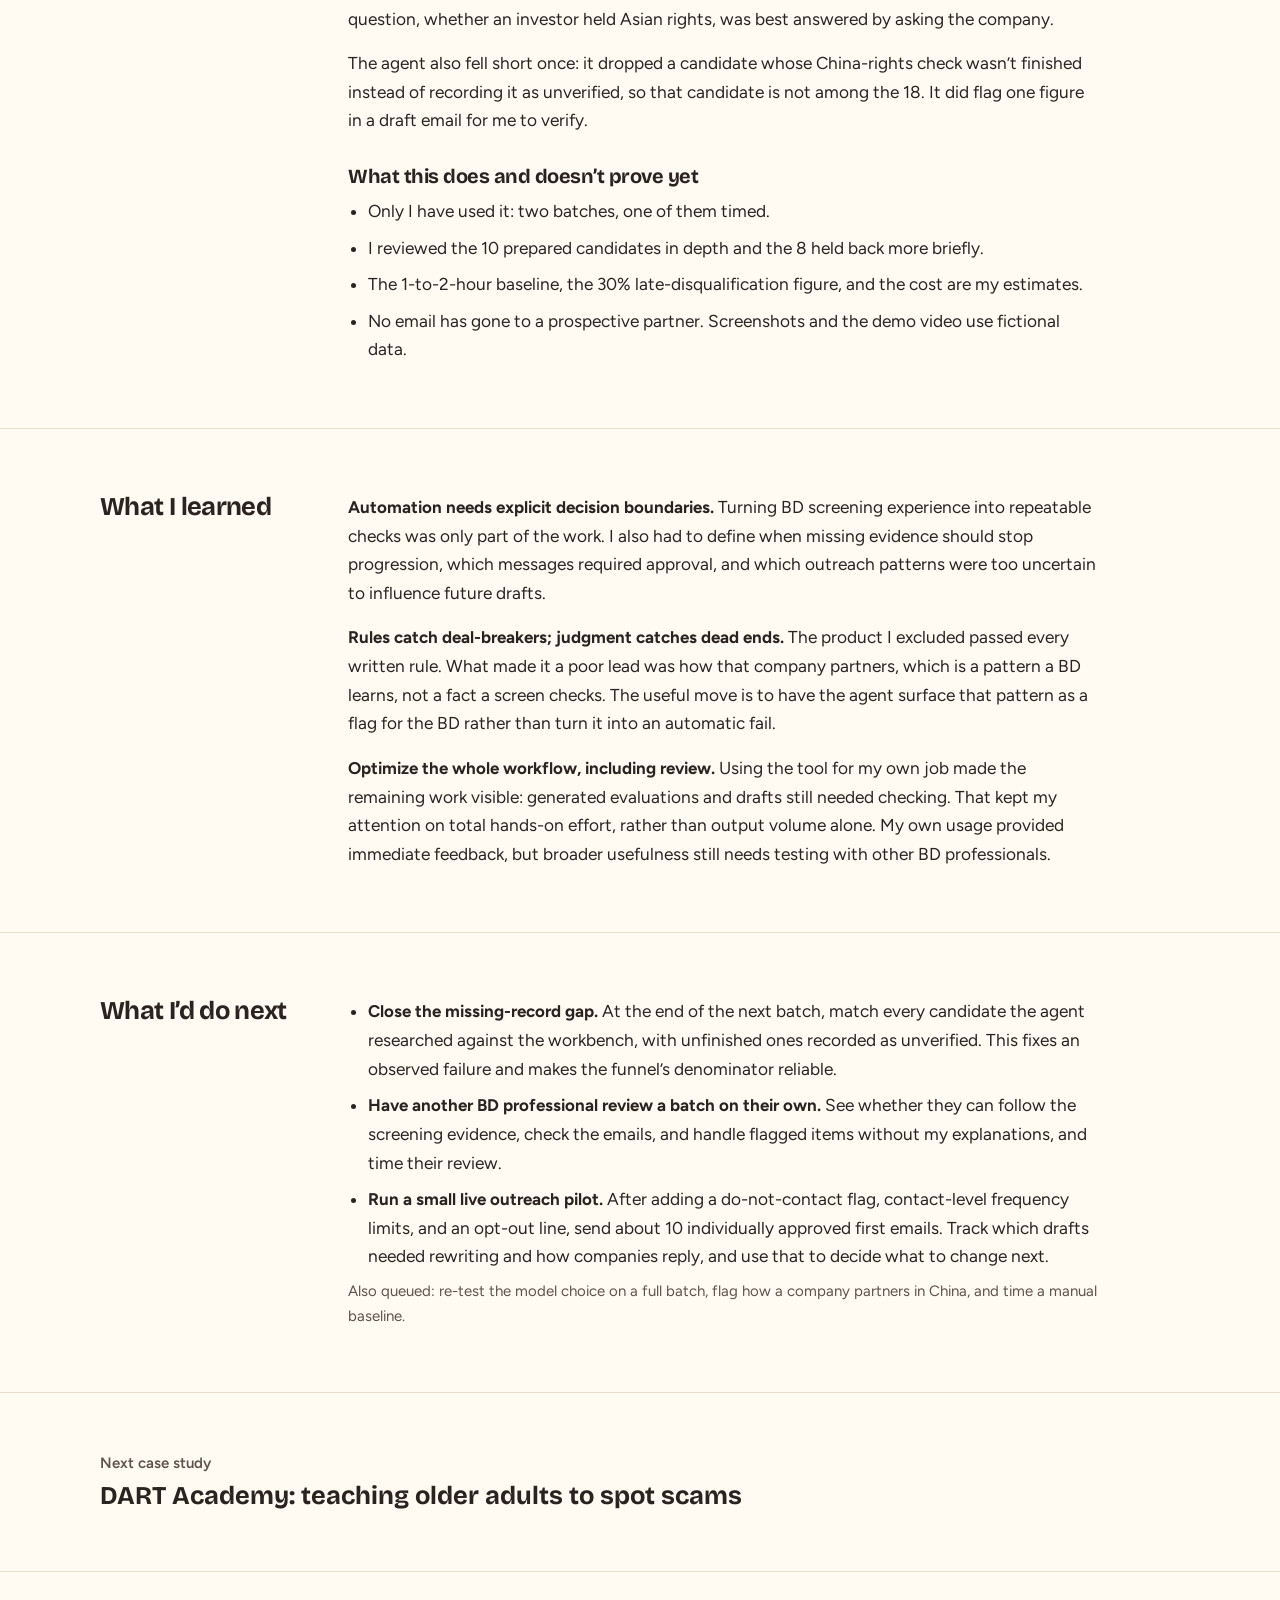
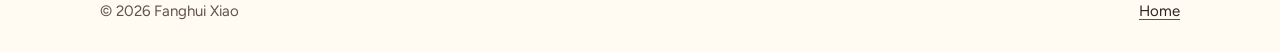
<file: inlicense.html>
<!doctype html>
<html lang="en" data-theme="light">
<head>
<meta charset="utf-8">
<meta name="viewport" content="width=device-width, initial-scale=1, viewport-fit=cover">
<title>InLicense | Fanghui Xiao</title>
<meta name="description" content="Case study: InLicense, an AI workbench for cross-border pharma in-licensing with evidence-backed drafts and human review.">
<link rel="preconnect" href="https://fonts.googleapis.com">
<link rel="preconnect" href="https://fonts.gstatic.com" crossorigin>
<link rel="stylesheet" href="https://fonts.googleapis.com/css2?family=Bricolage+Grotesque:opsz,wght@12..96,500;12..96,600;12..96,700;12..96,800&family=Figtree:ital,wght@0,400;0,500;0,600;0,700;1,400&display=swap">
<link rel="stylesheet" href="styles.css">
</head>
<body>
<header class="site-header">
  <div class="wrap">
    <a class="brand" href="index.html">Fanghui Xiao</a>
    <nav class="nav" aria-label="Main">
      <a href="index.html#work" aria-current="page">Work</a>
      <a href="index.html#about">About</a>
      <a href="research.html">Research</a>
      <a href="Fanghui_Xiao_Resume.pdf" target="_blank" rel="noopener">Résumé</a>
    </nav>
  </div>
</header>

<main>
  <section class="case-top">
    <div class="wrap">
      <div class="case-intro">
        <a class="back" href="index.html#work">Back to all work</a>
        <h1>InLicense</h1>
        <p class="lead">I built InLicense for my own work finding overseas drugs and medical devices for hospitals in China. I could spend hours researching a product before discovering that another company already held the rights to it in mainland China. InLicense checks for deal-breakers early, shows the evidence behind each decision, and prepares an evaluation and first email for me to review.</p>
        <p class="demo-jump"><a class="text-link" href="#demo">Watch the 55-second demo</a></p>
      </div>
      <aside class="summary" aria-label="Summary">
        <h2>In 30 seconds</h2>
        <dl>
          <dt>Problem</dt><dd>Research and outreach preparation took hours per candidate, and I estimate that roughly 30% were ruled out only after substantial research, leaving little time for partner development.</dd>
          <dt>My role</dt><dd>As a contract business development (BD) consultant, I was also the product manager and builder: I defined the requirements, designed the workflow, and built the tool around my own research process.</dd>
          <dt>Timed test</dt><dd>In 34 unattended minutes, InLicense recorded screening decisions for 18 products and prepared evaluations, sourced contacts, and email drafts for 10. I spent about 20 minutes reviewing each of those 10 and briefly checked the eight held back. I changed two decisions.</dd>
                    <dt>Stage</dt><dd><span class="chip go">Working prototype</span> Six weeks of scouting by hand (September to mid-October 2026), three days to build and debug the workbench, then two batches on real candidates: October 14 and a timed run on November 21. Email sending was tested end to end; live outreach has not started.</dd>
        </dl>
      </aside>
    </div>
  </section>

  <section class="case-sec">
    <div class="wrap">
      <h2>The problem</h2>
      <div class="prose problem">
        <p class="problem-lead">Research and outreach preparation took hours per candidate, and roughly 30% were ruled out only after substantial research.</p>
        <p class="problem-context">As a contract BD consultant, my work focused on identifying innovative medicines and medical devices for potential introduction into hospitals in Hainan’s Boao Lecheng Pilot Zone, and making first contact with the companies behind them. For my scouting work, candidates needed to:</p>
        <ul class="problem-context">
          <li>Be approved overseas.</li>
          <li>Not yet be registered in mainland China.</li>
          <li>Come from a manufacturer without its own mainland China subsidiary, and have no existing partner handling licensing or distribution of the product there.</li>
          <li>Address an unmet clinical need in China.</li>
          <li>Come from a company headquartered in the US or Canada (my assigned market).</li>
        </ul>
        <p class="problem-context">In the workbench these become three rules. Overseas approval is checked first: a candidate needs an FDA approval or marketing authorization confirmed from an FDA source, with its date and number, before the other rules apply, and the China checks (registration, subsidiary, and existing partners) merge into one rule.</p>
        <h3 class="problem-sub">Where the time went</h3>
        <p>Finding candidates meant reviewing approval lists, newsletters, and industry news. The initial mainland registration check was quick. Establishing product-specific China rights, clinical fit, and commercial viability took longer, and disqualifying information often surfaced late: a mainland partner already covering the product, or too few patients in China for it to be viable.</p>
        <p>Candidates that passed still required a detailed evaluation, sourced contact information, and a tailored first email. Much of that work had to be repeated for each product, and it took even longer for someone new to the field.</p>
        <figure class="chain" aria-label="How a BD’s time was split: research and outreach preparation for every candidate, then partner engagement">
          <div class="chain-group chain-ai">
            <ol>
              <li>Find products</li>
              <li>Screen and evaluate</li>
              <li>Find the right contact</li>
              <li>Draft the first email</li>
            </ol>
            <p class="chain-note"><b>Research and outreach preparation.</b> Repeated for every candidate.</p>
          </div>
          <div class="chain-group chain-bd">
            <ol>
              <li>Talk with pharma and device companies</li>
              <li>Bring the product into Lecheng</li>
            </ol>
            <p class="chain-note"><b>Partner engagement and deal progression.</b></p>
          </div>
        </figure>
        <p class="problem-takeaway">Research and preparation left limited time for partner conversations and advancing opportunities.</p>
      </div>
    </div>
  </section>

  <section class="case-sec">
    <div class="wrap">
      <h2>Who it’s for</h2>
      <div class="prose">
        <ul>
          <li><strong>Experienced BD professionals</strong> who want to reduce repetitive research and drafting so they can focus on evaluating opportunities and developing partnerships.</li>
          <li><strong>BD professionals new to the field</strong> who need a structured way to check deal-breakers before investing time in a full evaluation.</li>
          <li><strong>BD managers</strong> who need visibility into pipeline progress and completed work without asking the team to reconstruct weekly or monthly updates from memory.</li>
        </ul>
      </div>
    </div>
  </section>

  <section class="case-sec">
    <div class="wrap">
      <h2>Scope</h2>
      <div class="prose">
        <p>Version one supports product scouting, outreach, and progress reporting.</p>
        <h3 class="problem-sub">Core workflow</h3>
        <ul>
          <li>Discover, screen, and evaluate products against three go/no-go rules (US or Canada headquarters; no mainland China registration, subsidiary, or partner handling the product; enough innovation or patient need), with the evidence for each verdict.</li>
          <li>Find contacts, draft first-contact emails, and manage routine follow-ups.</li>
          <li>Generate weekly and monthly reports from recorded work, available as text or exported to the company’s PowerPoint template.</li>
        </ul>
        <h3 class="problem-sub">Exploratory feature</h3>
        <p>A one-page China market brief for use after a company replies. It is built in the demo only, with example figures.</p>
        <h3 class="problem-sub">Automation boundaries</h3>
        <ul>
          <li>First-contact emails and replies to companies require human approval before sending.</li>
          <li>Routine follow-ups for medium- and low-priority leads go out from BD-approved templates: at most two, a week apart, and they stop when a reply is logged. High-priority follow-ups come back to the BD for review.</li>
          <li>Clear screening failures are set aside with a recorded reason. Candidates with missing or borderline evidence are also held back from the next steps, but marked as unverified and listed separately for BD review, so a good lead can be restored. Deal terms remain human decisions.</li>
          <li>First-year estimates of patients treated, treatment courses, and value at hospital price are shown with every assumption behind them. Claims of hospital interest must come from actual conversations.</li>
        </ul>
        <h3 class="problem-sub">Outside version one</h3>
        <p>Multi-user roles and bulk-email infrastructure.</p>
      </div>
    </div>
  </section>

  <section class="case-sec wide">
    <div class="wrap">
      <h2>How it works</h2>
      <div class="flow2" aria-label="InLicense workflow">
        <p class="phase-label">Find and screen, in the background</p>
        <ol class="phase">
          <li><span class="who">BD</span><b>Start a batch</b><span class="desc">Asks for a batch, such as “find 10 products,” or names one product, then goes back to other work.</span></li>
          <li><span class="who">AI</span><b>Research and de-duplicate</b><span class="desc">Searches FDA novel drug and biologics approvals and FDA device authorizations, including the list of breakthrough devices with marketing authorization, then removes anything already in the workbench.</span></li>
          <li><span class="who">AI</span><b>Check eligibility</b><span class="desc">Tests each candidate against the screening rules, with a source for every verdict. Missing evidence stops it too, but it is marked unverified and listed for the BD to review.</span></li>
          <li><span class="who">AI</span><b>Score candidates for prioritization</b><span class="desc">Rates each candidate that passes, with the evidence behind each score, to help decide whom to research and contact first.</span></li>
        </ol>
        <p class="phase-label">Prepare outreach</p>
        <ol class="phase">
          <li><span class="who">AI</span><b>Find the right contact</b><span class="desc">Uses only publicly listed emails, or the company’s public inbox. Never a guessed address.</span></li>
          <li><span class="who">AI</span><b>Draft the first email</b><span class="desc">Writes a tailored first-touch email, with every fact matched to its source.</span></li>
          <li class="human"><span class="who">BD</span><b>Review, then send or edit</b><span class="desc">Checks the evidence beside each claim. No first email goes out without approval.</span></li>
          <li class="loop end"><b>Logged automatically</b><span class="desc">Product, email, and pipeline records feed funnel counts and the weekly and monthly reports.</span></li>
        </ol>
        <p class="steps-key">Yellow steps are checkpoints where a person decides.</p>
        <div class="prose agent-run">
          <h3 class="problem-sub">What one batch actually does</h3>
          <p>The agent runs in Claude Code from written specifications: the screening rules, an email guide, company materials, and instructions for writing to the workbench. It backs up the database, de-duplicates against existing products, and works through candidates one at a time. At the end it checks that every passed product is complete and summarizes what it held back and what it wants checked.</p>
          <p class="built-with">Built with Claude skills and Claude Code, on SQLite with Prisma; email is sent over SMTP.</p>
        </div>
        <figure class="demo-video" id="demo">
          <p class="demo-label">Workflow demo, fictional data</p>
          <video controls muted playsinline preload="none" width="1280" height="1012" poster="images/inlicense-find-products-poster.jpg" aria-describedby="find-video-desc">
            <source src="images/inlicense-find-products.mp4" type="video/mp4">
          </video>
          <figcaption id="find-video-desc">This demo recreates the workbench I built and used, with fictional company, product, and contact records to keep my work data private. In 55 seconds it illustrates batch setup, screening, evaluation, outreach preparation, and human review; it does not perform live product research. Playback is accelerated to 2.5×, with pauses trimmed. The real-candidate test is reported under Testing on real candidates.</figcaption>
        </figure>
      </div>
      <figure class="vig vig-wide" data-vig="gates">
                <div class="vig-stage cv">
                  <p class="vig-h">Screening <span>fictional candidates</span></p>
                  <svg viewBox="0 0 520 236" role="img" aria-label="Candidate products pass three screening rules. One that could not be verified is set aside for a person to check.">
                    <line class="cv-track" x1="14" y1="118" x2="408" y2="118"></line>
                    <g class="cv-gate"><line x1="140" y1="86" x2="140" y2="150"></line><text x="140" y="72" text-anchor="middle">US or Canada</text></g>
                    <g class="cv-gate"><line x1="250" y1="86" x2="250" y2="150"></line><text x="250" y="58" text-anchor="middle"><tspan x="250">China rights</tspan><tspan x="250" dy="14">still open</tspan></text></g>
                    <g class="cv-gate"><line x1="360" y1="86" x2="360" y2="150"></line><text x="360" y="72" text-anchor="middle">Innovative enough</text></g>
                    <rect class="cv-bin" x="412" y="86" width="96" height="64" rx="12"></rect>
                    <text class="cv-binlabel" x="460" y="72" text-anchor="middle">Passed</text>
                    <text class="cv-num" data-cv="pass" x="460" y="130" text-anchor="middle">0</text>
                    <rect class="cv-tray" x="40" y="186" width="196" height="40" rx="10"></rect>
                    <text class="cv-traytext" x="56" y="211">A person checks: <tspan data-cv="ask">0</tspan></text>
                    <text class="cv-reason" data-cv="reason" x="262" y="204">Already has a China partner</text>
                    <g data-cv="cards"></g>
                  </svg>
                </div>
                <figcaption>Illustration: a product moves on only if it passes all three rules. “Couldn’t find out” goes to a person, never through.</figcaption>
              </figure>
    </div>
  </section>

  <section class="case-sec">
    <div class="wrap">
      <h2>Key decisions</h2>
      <div class="decisions">
        <p class="shots-hint">Screenshots are from the demo build; every company, product, and record shown is fictional. Select a screenshot to see it larger.</p>
        <article class="decision">
          <div>
            <h3>Check deal-breakers before detailed evaluation</h3>
            <p>For this version, I encoded the screening requirements used in my BD work. They are this project’s strategy, not Lecheng’s general entry rules. A candidate moves on to detailed evaluation only if it passes all three:</p>
            <ul class="rule-list">
              <li>Headquarters in the US or Canada, my assigned market.</li>
              <li>Not yet registered in mainland China, from a manufacturer with no mainland subsidiary, and with no existing partner handling licensing or distribution for the product there. If I can confirm a partnership but not whether it covers this product, the candidate is flagged for review.</li>
              <li>Innovative, or treating a rare disease. A rare-disease product must also reach a China prevalence of at least 1 in 100,000, even if it is innovative. Prevalence is a simplified stand-in for reachable patients, not a market sizing.</li>
            </ul>
            <p>My initial training covered three product criteria: overseas approval, no mainland China registration, and a high degree of innovation. After I had researched several candidates, a senior colleague explained why some were unlikely to work for us: a manufacturer could already have its own mainland China subsidiary, or a partner handling the product there. I moved those checks ahead of the full evaluation so I could assess the likelihood of a partnership before spending hours on a lead. Written into the system, they no longer depend on what someone remembers to pass on. The evidence for each verdict is separate: company websites, SEC filings, partnership announcements, and China registration and trial records, each with a check date.</p>
            <p>When the evidence can’t be found, the candidate is held back like a fail, but marked unverified and listed separately for review. That blocks automatic progression; it does not mean the candidate has been shown not to qualify. In the timed run one such candidate was later restored, as described under What my review changed.</p>
          </div>
          <div class="cost"><b>Trade-off</b><p>I prioritized avoiding unsupported passes before investing in detailed evaluation and outreach. This can hold back suitable candidates when public information is incomplete, so unverifiable cases remain visible for manual review.</p></div>
          <figure class="decision-shot"><a class="zoom" href="images/inlicense-product.png"><img src="images/inlicense-product.png" width="1322" height="578" loading="lazy" alt="InLicense product page for a fictional drug: three screening criteria, each checked with its evidence and a check date, beside the evaluation summary."></a><figcaption>Each rule is checked with its evidence and a date; all three must pass before a detailed evaluation.</figcaption></figure>
          <details class="decision-more"><summary>After screening: how candidates that pass are scored</summary><figure class="decision-shot"><a class="zoom" href="images/inlicense-evaluation.png"><img src="images/inlicense-evaluation.png" width="1296" height="712" loading="lazy" alt="InLicense detailed evaluation: seven weighted criteria, each with a score from 1 to 5 and a one-line reason, giving an overall score of 4.03."></a><figcaption>Only candidates that pass all three rules get the detailed evaluation: seven weighted criteria, each with a one-line reason, so the overall score can be checked rather than taken on trust. The score helps decide whom to research and contact first.</figcaption></figure></details>
        </article>
        <article class="decision">
          <div>
            <h3>Choose the screening model based on how it handles missing evidence</h3>
            <p>Claude Sonnet 5.5 would cost about half as much. On three test candidates it matched Opus on clear-cut exclusions, but missed an indirect clue (whether an investor held the China rights) and tended to treat “couldn’t find a China deal” as “no China deal.” That errs toward passing a candidate, the exact mistake my unverified rule blocks, so the batch runs on Claude Opus 5.5.</p>
          </div>
          <div class="cost"><b>Trade-off</b><p>About twice the cost per package, about $1 instead of $0.50. Three samples is a small test.</p></div>
        </article>
        <article class="decision">
          <div>
            <h3>Make drafts and contacts verifiable</h3>
            <p>I placed supporting evidence beside the claims in each draft so the BD could review the message and its basis together. Unsupported or uncertain claims, including statements about hospital interest, are flagged for confirmation.</p>
            <p>Contact emails must come from public listings. When no direct address is available, the draft uses the company’s published general inbox and is addressed to the relevant person. The system does not generate addresses from naming patterns.</p>
          </div>
          <div class="cost"><b>Trade-off</b><p>The BD still needs to assess the evidence and resolve flagged claims. Some messages use a general inbox, giving up direct access to a named contact when no public address can be found.</p></div>
        <figure class="decision-shot"><a class="zoom" href="images/inlicense-review.png"><img src="images/inlicense-review.png" width="1752" height="902" loading="lazy" alt="InLicense review desk: an AI-drafted email in the middle; on the right, the facts it uses, one checked against its source and one flagged for the BD to confirm, plus the product and the recipient."></a><figcaption>The review desk: the draft beside the facts it uses. One fact is checked against its source; one is flagged for the BD to confirm. Edits are logged as “approved after edits.”</figcaption></figure>
        </article>
        <article class="decision">
          <div>
            <h3>Review every first email; automate routine follow-ups</h3>
            <p>Every first email, at any priority, waits for the BD to approve it. Automated follow-ups use approved templates and introduce no new product claims. For leads the BD has marked medium or low priority, up to two follow-ups go out from those templates, one week apart, and they stop when a reply is logged, so the BD can take over. If neither gets a reply, the product moves to “Watching” to be revisited later, instead of a third email. High-priority follow-ups come back to the BD for review.</p>
          </div>
          <div class="cost"><b>Trade-off</b><p>Automating routine follow-ups reduces review work but gives up case-by-case control over timing and wording. Approved templates, a limit of two follow-ups, and stopping when a reply is logged keep the automation bounded.</p></div>
        </article>
        <article class="decision">
          <div>
            <h3>Generate reports from daily work</h3>
            <p>Weekly and monthly reporting required counts of products found, emails sent, and meetings held. I designed the workbench to reuse the records created during daily work, reducing the need to reconstruct progress at the end of each reporting period.</p>
            <p>Counts come from the product, email, and pipeline records; the activity log adds what happened along the way. The BD sets targets and reviews the commentary, which AI can help draft. A few counting rules keep the numbers honest: an email draft does not count as sent, a product already in the workbench is skipped rather than counted as new, and a pipeline stage counts once, when it is first confirmed.</p>
          </div>
          <div class="cost"><b>Trade-off</b><p>Reports reflect only the work recorded in the system. External meetings, calls, and conference activity still require manual entries; missing records leave the report incomplete.</p></div>
          <figure class="decision-shot"><a class="zoom" href="images/inlicense-monthly.png"><img src="images/inlicense-monthly.png" width="1746" height="800" loading="lazy" alt="InLicense monthly report: funnel actuals for each stage filled in from the work record, compared with targets, with a button to draft the commentary with AI."></a><figcaption>The monthly report compares recorded actuals with targets. AI can draft the commentary; the BD reviews and edits it.</figcaption></figure>
        </article>
        <details class="decision-more also-built"><summary>Also built, not yet used in live outreach: reply analytics and a China market brief</summary>
        <article class="decision">
          <div>
            <h3>Keep exploratory analytics out of automatic drafting</h3>
            <p>I separated outreach analytics from the rules used to draft emails. The dashboard compares reply rates by opening angle, lead source, and recipient seniority. Each company counts once: its first email and up to two follow-ups form one sequence, counted only after 21 days so late replies are not missed. Groups with fewer than 15 sequences are marked as small samples and excluded from conclusions; passing that cutoff alone does not qualify a pattern for use in drafting.</p>
            <p>The analytics are implemented, but no live outreach has run through them yet. The screenshot uses fictional data to demonstrate the reporting interface.</p>
          </div>
          <div class="cost"><b>Trade-off</b><p>Drafting rules adapt less quickly to emerging patterns. This limits the chance that an early fluctuation becomes the default approach for future emails.</p></div>
          <figure class="decision-shot"><a class="zoom" href="images/inlicense-outreach.png"><img src="images/inlicense-outreach.png" width="1385" height="1269" loading="lazy" alt="InLicense outreach results with fictional sample data: reply rates by email opening, lead source, recipient role and product type, with groups under 15 emails marked as small samples and patterns to investigate."></a><figcaption>The reporting interface with labeled fictional data. Small groups are marked and left out of the conclusions.</figcaption></figure>
        </article>
        <article class="decision">
          <div>
            <h3>Prototype: make market assumptions open to challenge</h3>
            <p>I prototyped a one-page China market brief for a potential next step after a company expresses interest. It brings together the product context, proposed introduction pathway, responsibilities, timeline, and first-year volume scenarios.</p>
            <p>The estimates use editable assumptions, including the referral pool, eligible share, and first-year uptake. Conservative, base, and upside scenarios update as those inputs change, giving patients treated, treatment courses, and value at hospital price. Policy pathway, timing, approval status, and hospital capabilities are treated differently: they are facts that need a source, a date, and the conditions they apply to, and the brief marks them that way. The BD reviews the assumptions and supporting evidence before sharing the brief.</p>
            <p>This feature exists only in the demo build and has not been used in live outreach. Product and hospital details shown here are fictional, and the brief itself labels the hospital profile as illustrative.</p>
          </div>
          <div class="cost"><b>Trade-off</b><p>Transparent assumptions give the partner specific inputs to question, but preparing a usable brief still requires source checks, hospital input, and manual review.</p></div>
          <figure class="decision-shot"><a class="zoom" href="images/inlicense-market-brief.png"><img src="images/inlicense-market-brief-top.png" width="868" height="930" loading="lazy" alt="China market brief for a fictional rare-disease therapy: why China now, product facts, an illustrative hospital profile, and a first-year volume estimate built from four editable assumptions, with conservative, base-case, and upside scenarios."></a><figcaption>The top of the brief, for a fictional product. Estimate inputs are editable assumptions; the hospital profile is labeled illustrative, and policy statements are marked for source checks. Select it to see the full page, including the timeline and who does what.</figcaption></figure>
        </article>
        <p class="problem-note">The interface also supports Chinese and English, in playful and professional themes.</p>
        </details>
      </div>
    </div>
  </section>

  <section class="case-sec">
    <div class="wrap">
      <h2>Testing on real candidates</h2>
      <div class="prose">
        <div class="figures">
          <div class="figure-n"><strong>34 min</strong><span>unattended, with no questions to me: screening decisions recorded for 18 real candidates, 10 prepared for outreach.</span></div>
          <div class="figure-n"><strong>~20 min</strong><span>of my review per prepared candidate, against 1 to 2 hours when I research one at a time, even with AI help.</span></div>
          <div class="figure-n"><strong>2 of 18</strong><span>calls changed in my review: one pass overruled, one held-back candidate restored.</span></div>
        </div>
        <h3 class="problem-sub">Two batches, same pattern</h3>
        <div class="funnel-wrap">
        <table class="funnel">
          <thead><tr><th scope="col">Batch</th><th scope="col">Candidates recorded</th><th scope="col">Passed screening</th><th scope="col">Failed, with a reason</th><th scope="col">Unverified, held for review</th><th scope="col">Result</th></tr></thead>
          <tbody>
            <tr><th scope="row">Oct 14, 2026</th><td data-label="Candidates recorded">22</td><td data-label="Passed screening">12</td><td data-label="Failed, with a reason">9</td><td data-label="Unverified, held for review">1</td><td data-label="Result">2 more set aside after evaluation; 10 email drafts</td></tr>
            <tr><th scope="row">Nov 21, 2026 (timed)</th><td data-label="Candidates recorded">18</td><td data-label="Passed screening">10</td><td data-label="Failed, with a reason">6</td><td data-label="Unverified, held for review">2</td><td data-label="Result">10 complete packages. After my review: 9 ready, 1 excluded, 1 held-back device restored</td></tr>
          </tbody>
        </table>
        </div>
        <p>Both batches passed a little over half of what they recorded. Fails had specific reasons: China rights already licensed or China trials under way, a non-US acquirer, a similar product already approved in China, or too few patients.</p>

        <h3 class="problem-sub">Time and cost</h3>
        <p>Done one at a time, even with AI help, a candidate takes me 1 to 2 hours. In the batch, my hands-on time was the review, about 20 minutes each. At API prices the run cost about $1 per complete package, counting the candidates it screened out; on a Claude subscription there is no separate charge.</p>

        <h3 class="problem-sub">How I judge success</h3>
        <p>The measure that matters to me is hands-on time per outreach-ready lead, as long as the leads hold up. By hand, that is 1 to 2 hours of research plus up to 30 minutes to write a tailored email; with InLicense it is about 20 minutes of review. The guardrail is accuracy: 9 of the 10 prepared candidates held up in my review.</p>
        <p>I don’t use reply rate to judge the drafts. When I wrote and sent emails myself, very few companies replied either; whether a company answers depends mostly on its own plans, and the numbers are too small to separate a good draft from a lucky one. What live outreach can test is whether the screening holds up: when a company does reply, does it confirm that its China rights are still open?</p>

        <h3 class="problem-sub">What my review changed</h3>
        <p>I changed two of 18 calls. I excluded a very large drugmaker that passed every rule: it takes partnering requests only through a web form, refuses distribution requests, and licenses whole programs to large partners in China. I restored a device held back as unverified, because the open question, whether an investor held Asian rights, was best answered by asking the company.</p>
        <p>The agent also fell short once: it dropped a candidate whose China-rights check wasn’t finished instead of recording it as unverified, so that candidate is not among the 18. It did flag one figure in a draft email for me to verify.</p>

        <h3 class="problem-sub">What this does and doesn’t prove yet</h3>
        <ul>
          <li>Only I have used it: two batches, one of them timed.</li>
          <li>I reviewed the 10 prepared candidates in depth and the 8 held back more briefly.</li>
          <li>The 1-to-2-hour baseline, the 30% late-disqualification figure, and the cost are my estimates.</li>
          <li>No email has gone to a prospective partner. Screenshots and the demo video use fictional data.</li>
        </ul>
      </div>
    </div>
  </section>

  <section class="case-sec">
    <div class="wrap">
      <h2>What I learned</h2>
      <div class="prose">
        <p><strong>Automation needs explicit decision boundaries.</strong> Turning BD screening experience into repeatable checks was only part of the work. I also had to define when missing evidence should stop progression, which messages required approval, and which outreach patterns were too uncertain to influence future drafts.</p>
        <p><strong>Rules catch deal-breakers; judgment catches dead ends.</strong> The product I excluded passed every written rule. What made it a poor lead was how that company partners, which is a pattern a BD learns, not a fact a screen checks. The useful move is to have the agent surface that pattern as a flag for the BD rather than turn it into an automatic fail.</p>
        <p><strong>Optimize the whole workflow, including review.</strong> Using the tool for my own job made the remaining work visible: generated evaluations and drafts still needed checking. That kept my attention on total hands-on effort, rather than output volume alone. My own usage provided immediate feedback, but broader usefulness still needs testing with other BD professionals.</p>
      </div>
    </div>
  </section>

  <section class="case-sec">
    <div class="wrap">
      <h2>What I’d do next</h2>
      <div class="prose">
        <ul>
          <li><strong>Close the missing-record gap.</strong> At the end of the next batch, match every candidate the agent researched against the workbench, with unfinished ones recorded as unverified. This fixes an observed failure and makes the funnel’s denominator reliable.</li>
          <li><strong>Have another BD professional review a batch on their own.</strong> See whether they can follow the screening evidence, check the emails, and handle flagged items without my explanations, and time their review.</li>
          <li><strong>Run a small live outreach pilot.</strong> After adding a do-not-contact flag, contact-level frequency limits, and an opt-out line, send about 10 individually approved first emails. Track which drafts needed rewriting and how companies reply, and use that to decide what to change next.</li>
        </ul>
        <p class="problem-note">Also queued: re-test the model choice on a full batch, flag how a company partners in China, and time a manual baseline.</p>
      </div>
    </div>
  </section>

  <section class="next-case">
    <div class="wrap"><span class="kicker">Next case study</span><br><a href="dart.html">DART Academy: teaching older adults to spot scams</a></div>
  </section>
</main>

<footer class="site-footer">
  <div class="wrap">
    <span>© 2026 Fanghui Xiao</span>
    <a href="index.html">Home</a>
  </div>
</footer>
<dialog class="lightbox" aria-label="Enlarged screenshot"><img alt=""><button type="button" class="lb-close">Close</button></dialog>
<script>
(function () {
  var dlg = document.querySelector('.lightbox');
  if (!dlg || typeof dlg.showModal !== 'function') return;
  var img = dlg.querySelector('img');
  document.querySelectorAll('a.zoom').forEach(function (a) {
    a.addEventListener('click', function (e) {
      e.preventDefault();
      var src = a.querySelector('img');
      img.src = a.getAttribute('href'); img.alt = src.alt;
      dlg.showModal();
    });
  });
  dlg.addEventListener('click', function () { dlg.close(); });
})();
</script>
<script src="vignettes.js"></script>
<script>
/* Open case pages at the top, even inside an embedding frame that keeps its scroll position. */
if (!location.hash) {
  if ('scrollRestoration' in history) history.scrollRestoration = 'manual';
  window.addEventListener('load', function () { document.documentElement.scrollIntoView({ block: 'start' }); window.scrollTo(0, 0); });
}
</script>
<script>
/* Section menu: built from each case-study section's heading. */
(function () {
  var secs = [].slice.call(document.querySelectorAll('section.case-sec')).filter(function (s) { return s.querySelector('h2'); });
  var top = document.querySelector('.case-top');
  if (secs.length < 3 || !top) return;
  document.body.classList.add('has-toc');
  var bar = document.createElement('nav');
  bar.className = 'toc-bar'; bar.setAttribute('aria-label', 'On this page');
  bar.innerHTML = '<div class="wrap"><div class="toc-row"><span class="toc-label">On this page</span><button type="button" class="toc-btn" aria-expanded="false"><span class="toc-cur"></span><span class="toc-caret" aria-hidden="true">&#9662;</span></button></div><ul class="toc-list"></ul></div><span class="toc-progress" aria-hidden="true"></span>';
  var btn = bar.querySelector('.toc-btn'), cur = bar.querySelector('.toc-cur'), list = bar.querySelector('.toc-list'), prog = bar.querySelector('.toc-progress');
  var links = secs.map(function (s) {
    var t = s.querySelector('h2').textContent.trim();
    if (!s.id) s.id = t.toLowerCase().replace(/[’']/g, '').replace(/[^a-z0-9]+/g, '-').replace(/^-|-$/g, '');
    var li = document.createElement('li'), a = document.createElement('a');
    a.href = '#' + s.id; a.textContent = t; li.appendChild(a); list.appendChild(li);
    a.addEventListener('click', function () { setOpen(false); });
    return a;
  });
  document.body.appendChild(bar);
  function setOpen(o) { bar.classList.toggle('open', o); btn.setAttribute('aria-expanded', o ? 'true' : 'false'); }
  btn.addEventListener('click', function () { setOpen(!bar.classList.contains('open')); });
  document.addEventListener('keydown', function (e) { if (e.key === 'Escape') setOpen(false); });
  document.addEventListener('click', function (e) { if (!bar.contains(e.target)) setOpen(false); });
  function update() {
    var show = top.getBoundingClientRect().bottom < 0;
    bar.classList.toggle('show', show);
    if (!show) setOpen(false);
    var idx = 0;
    secs.forEach(function (s, i) { if (s.getBoundingClientRect().top < 120) idx = i; });
    cur.textContent = links[idx].textContent;
    links.forEach(function (a, i) { a.setAttribute('aria-current', i === idx ? 'true' : 'false'); });
    var max = document.documentElement.scrollHeight - window.innerHeight;
    prog.style.width = (max > 0 ? Math.min(100, window.scrollY / max * 100) : 0) + '%';
  }
  window.addEventListener('scroll', update, { passive: true });
  window.addEventListener('resize', update);
  update();
})();
</script>
</body>
</html>
</file>
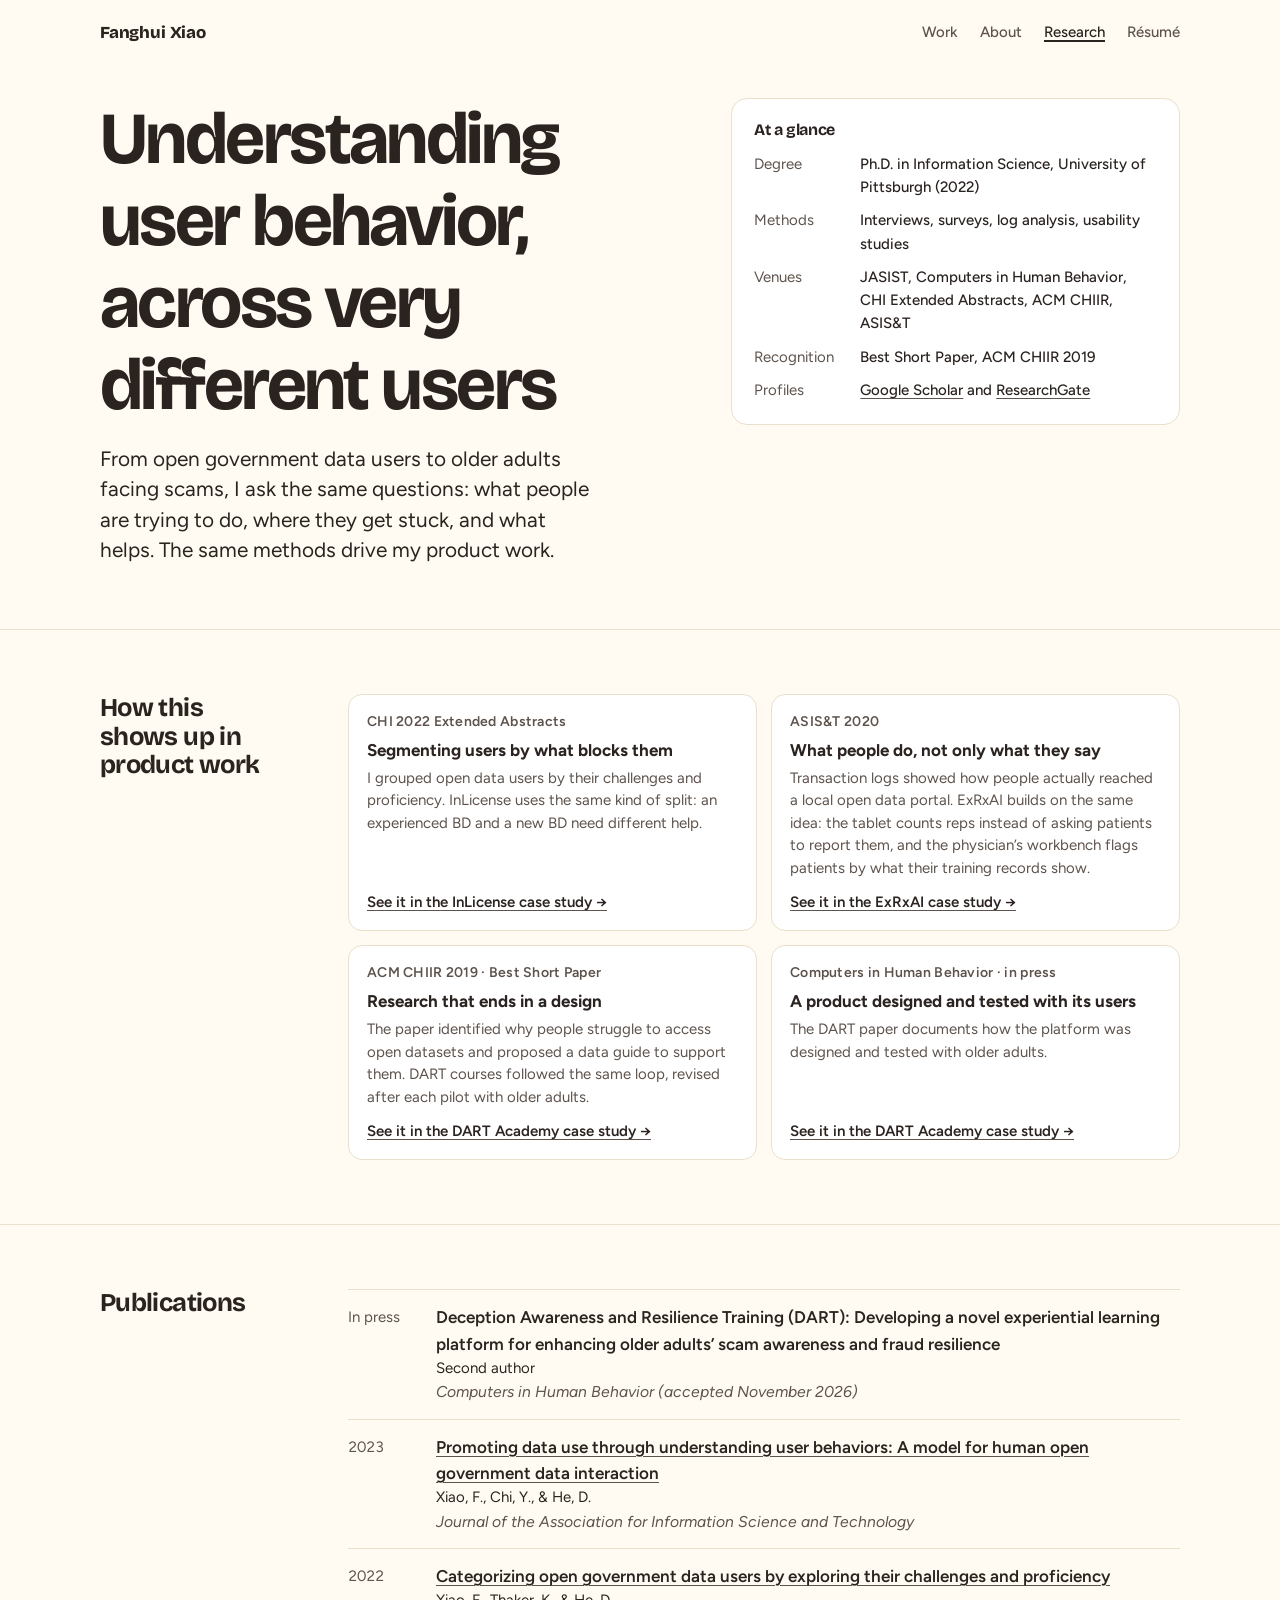
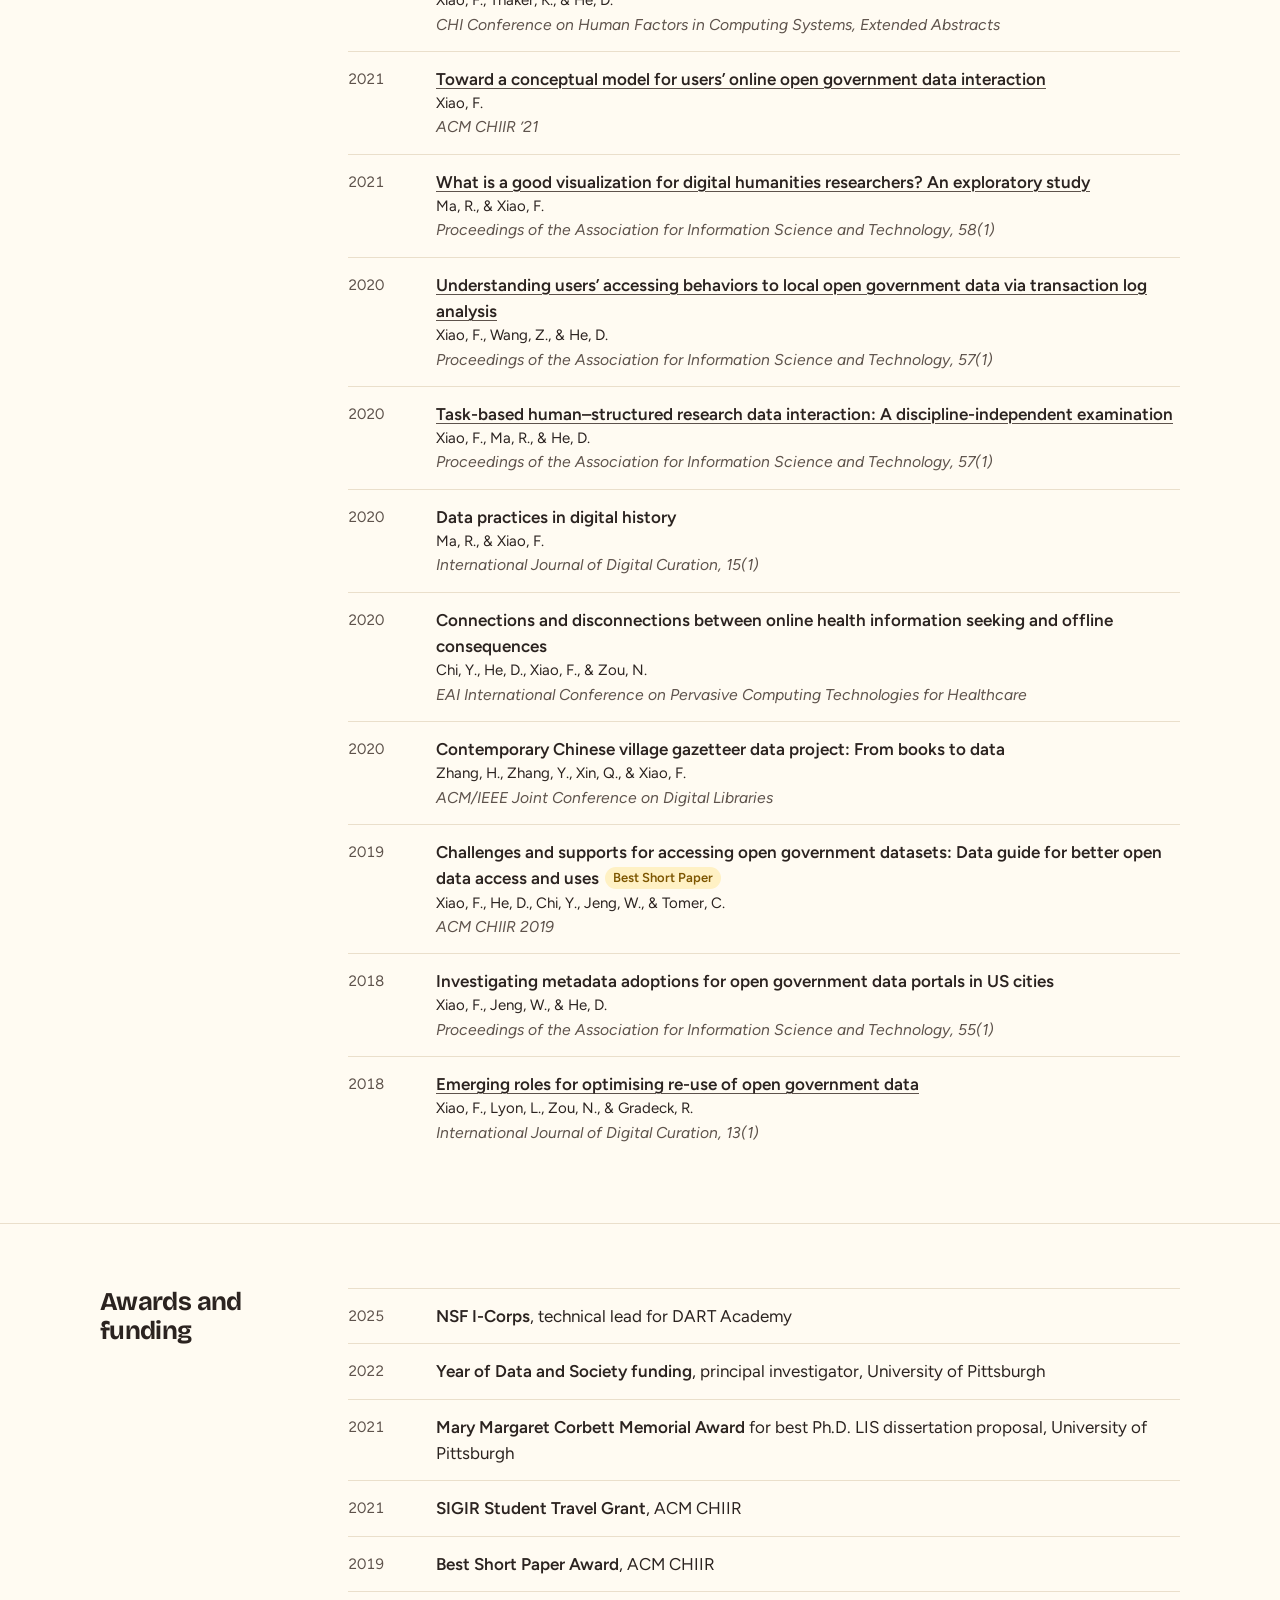
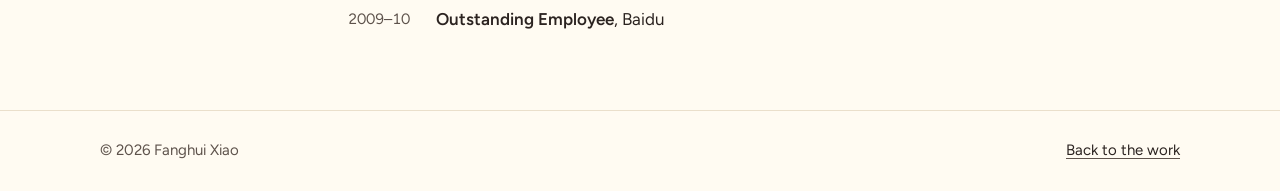
<file: research.html>
<!doctype html>
<html lang="en" data-theme="light">
<head>
<meta charset="utf-8">
<meta name="viewport" content="width=device-width, initial-scale=1, viewport-fit=cover">
<title>Research | Fanghui Xiao</title>
<meta name="description" content="Fanghui Xiao's user behavior research, from open government data to older adults and scams, with publications and awards.">
<link rel="preconnect" href="https://fonts.googleapis.com">
<link rel="preconnect" href="https://fonts.gstatic.com" crossorigin>
<link rel="stylesheet" href="https://fonts.googleapis.com/css2?family=Bricolage+Grotesque:opsz,wght@12..96,500;12..96,600;12..96,700;12..96,800&family=Figtree:ital,wght@0,400;0,500;0,600;0,700;1,400&display=swap">
<link rel="stylesheet" href="styles.css">
</head>
<body>
<header class="site-header">
  <div class="wrap">
    <a class="brand" href="index.html">Fanghui Xiao</a>
    <nav class="nav" aria-label="Main">
      <a href="index.html#work">Work</a>
      <a href="index.html#about">About</a>
      <a href="research.html" aria-current="page">Research</a>
      <a href="Fanghui_Xiao_Resume.pdf" target="_blank" rel="noopener">Résumé</a>
    </nav>
  </div>
</header>

<main>
  <section class="case-top">
    <div class="wrap">
      <div class="case-intro">
        <h1>Understanding user behavior, across very different users</h1>
        <p class="lead">From open government data users to older adults facing scams, I ask the same questions: what people are trying to do, where they get stuck, and what helps. The same methods drive my product work.</p>
      </div>
      <aside class="summary" aria-label="Research summary">
        <h2>At a glance</h2>
        <dl>
          <dt>Degree</dt><dd>Ph.D. in Information Science, University of Pittsburgh (2022)</dd>
          <dt>Methods</dt><dd>Interviews, surveys, log analysis, usability studies</dd>
          <dt>Venues</dt><dd>JASIST, Computers in Human Behavior, CHI Extended Abstracts, ACM CHIIR, ASIS&amp;T</dd>
          <dt>Recognition</dt><dd>Best Short Paper, ACM CHIIR 2019</dd>
          <dt>Profiles</dt><dd><a href="https://scholar.google.com/citations?user=U2pZasgAAAAJ&amp;hl=en" target="_blank" rel="noopener">Google Scholar</a> and <a href="https://www.researchgate.net/profile/Fanghui-Xiao/" target="_blank" rel="noopener">ResearchGate</a></dd>
        </dl>
      </aside>
    </div>
  </section>

  <section class="case-sec">
    <div class="wrap">
      <h2>How this shows up in product work</h2>
      <div class="prose">
        <div class="next-grid">
          <div class="next-card">
            <span class="when">CHI 2022 Extended Abstracts</span>
            <b>Segmenting users by what blocks them</b>
            <p>I grouped open data users by their challenges and proficiency. InLicense uses the same kind of split: an experienced BD and a new BD need different help.</p>
            <a class="card-link" href="inlicense.html">See it in the InLicense case study &rarr;</a>
          </div>
          <div class="next-card">
            <span class="when">ASIS&amp;T 2020</span>
            <b>What people do, not only what they say</b>
            <p>Transaction logs showed how people actually reached a local open data portal. ExRxAI builds on the same idea: the tablet counts reps instead of asking patients to report them, and the physician’s workbench flags patients by what their training records show.</p>
            <a class="card-link" href="exrxai.html">See it in the ExRxAI case study &rarr;</a>
          </div>
          <div class="next-card">
            <span class="when">ACM CHIIR 2019 · Best Short Paper</span>
            <b>Research that ends in a design</b>
            <p>The paper identified why people struggle to access open datasets and proposed a data guide to support them. DART courses followed the same loop, revised after each pilot with older adults.</p>
            <a class="card-link" href="dart.html">See it in the DART Academy case study &rarr;</a>
          </div>
          <div class="next-card">
            <span class="when">Computers in Human Behavior · in press</span>
            <b>A product designed and tested with its users</b>
            <p>The DART paper documents how the platform was designed and tested with older adults.</p>
            <a class="card-link" href="dart.html">See it in the DART Academy case study &rarr;</a>
          </div>
        </div>
      </div>
    </div>
  </section>

  <section class="case-sec">
    <div class="wrap">
      <h2>Publications</h2>
      <ol class="pubs" reversed>
        <li><span class="year">In press</span><div><span class="title">Deception Awareness and Resilience Training (DART): Developing a novel experiential learning platform for enhancing older adults’ scam awareness and fraud resilience</span><div class="authors">Second author</div><div class="venue">Computers in Human Behavior (accepted November 2026)</div></div></li>
        <li><span class="year">2023</span><div><a class="title" href="https://asistdl.onlinelibrary.wiley.com/doi/abs/10.1002/asi.24831" target="_blank" rel="noopener">Promoting data use through understanding user behaviors: A model for human open government data interaction</a><div class="authors">Xiao, F., Chi, Y., &amp; He, D.</div><div class="venue">Journal of the Association for Information Science and Technology</div></div></li>
        <li><span class="year">2022</span><div><a class="title" href="https://dl.acm.org/doi/abs/10.1145/3491101.3519689" target="_blank" rel="noopener">Categorizing open government data users by exploring their challenges and proficiency</a><div class="authors">Xiao, F., Thaker, K., &amp; He, D.</div><div class="venue">CHI Conference on Human Factors in Computing Systems, Extended Abstracts</div></div></li>
        <li><span class="year">2021</span><div><a class="title" href="https://dl.acm.org/doi/abs/10.1145/3406522.3446007" target="_blank" rel="noopener">Toward a conceptual model for users’ online open government data interaction</a><div class="authors">Xiao, F.</div><div class="venue">ACM CHIIR ’21</div></div></li>
        <li><span class="year">2021</span><div><a class="title" href="https://asistdl.onlinelibrary.wiley.com/doi/abs/10.1002/pra2.483" target="_blank" rel="noopener">What is a good visualization for digital humanities researchers? An exploratory study</a><div class="authors">Ma, R., &amp; Xiao, F.</div><div class="venue">Proceedings of the Association for Information Science and Technology, 58(1)</div></div></li>
        <li><span class="year">2020</span><div><a class="title" href="https://asistdl.onlinelibrary.wiley.com/doi/abs/10.1002/pra2.278" target="_blank" rel="noopener">Understanding users’ accessing behaviors to local open government data via transaction log analysis</a><div class="authors">Xiao, F., Wang, Z., &amp; He, D.</div><div class="venue">Proceedings of the Association for Information Science and Technology, 57(1)</div></div></li>
        <li><span class="year">2020</span><div><a class="title" href="https://asistdl.onlinelibrary.wiley.com/doi/abs/10.1002/pra2.308" target="_blank" rel="noopener">Task-based human–structured research data interaction: A discipline-independent examination</a><div class="authors">Xiao, F., Ma, R., &amp; He, D.</div><div class="venue">Proceedings of the Association for Information Science and Technology, 57(1)</div></div></li>
        <li><span class="year">2020</span><div><span class="title">Data practices in digital history</span><div class="authors">Ma, R., &amp; Xiao, F.</div><div class="venue">International Journal of Digital Curation, 15(1)</div></div></li>
        <li><span class="year">2020</span><div><span class="title">Connections and disconnections between online health information seeking and offline consequences</span><div class="authors">Chi, Y., He, D., Xiao, F., &amp; Zou, N.</div><div class="venue">EAI International Conference on Pervasive Computing Technologies for Healthcare</div></div></li>
        <li><span class="year">2020</span><div><span class="title">Contemporary Chinese village gazetteer data project: From books to data</span><div class="authors">Zhang, H., Zhang, Y., Xin, Q., &amp; Xiao, F.</div><div class="venue">ACM/IEEE Joint Conference on Digital Libraries</div></div></li>
        <li><span class="year">2019</span><div><span class="title">Challenges and supports for accessing open government datasets: Data guide for better open data access and uses</span><span class="award">Best Short Paper</span><div class="authors">Xiao, F., He, D., Chi, Y., Jeng, W., &amp; Tomer, C.</div><div class="venue">ACM CHIIR 2019</div></div></li>
        <li><span class="year">2018</span><div><span class="title">Investigating metadata adoptions for open government data portals in US cities</span><div class="authors">Xiao, F., Jeng, W., &amp; He, D.</div><div class="venue">Proceedings of the Association for Information Science and Technology, 55(1)</div></div></li>
        <li><span class="year">2018</span><div><a class="title" href="https://doi.org/10.2218/ijdc.v13i1.609" target="_blank" rel="noopener">Emerging roles for optimising re-use of open government data</a><div class="authors">Xiao, F., Lyon, L., Zou, N., &amp; Gradeck, R.</div><div class="venue">International Journal of Digital Curation, 13(1)</div></div></li>
      </ol>
    </div>
  </section>

  <section class="case-sec">
    <div class="wrap">
      <h2>Awards and funding</h2>
      <ul class="pubs">
        <li><span class="year">2025</span><div><span class="title">NSF I-Corps</span>, technical lead for DART Academy</div></li>
        <li><span class="year">2022</span><div><span class="title">Year of Data and Society funding</span>, principal investigator, University of Pittsburgh</div></li>
        <li><span class="year">2021</span><div><span class="title">Mary Margaret Corbett Memorial Award</span> for best Ph.D. LIS dissertation proposal, University of Pittsburgh</div></li>
        <li><span class="year">2021</span><div><span class="title">SIGIR Student Travel Grant</span>, ACM CHIIR</div></li>
        <li><span class="year">2019</span><div><span class="title">Best Short Paper Award</span>, ACM CHIIR</div></li>
        <li><span class="year">2009–10</span><div><span class="title">Outstanding Employee</span>, Baidu</div></li>
      </ul>
    </div>
  </section>
</main>

<footer class="site-footer">
  <div class="wrap">
    <span>© 2026 Fanghui Xiao</span>
    <a href="index.html#work">Back to the work</a>
  </div>
</footer>
<script>
/* Open case pages at the top, even inside an embedding frame that keeps its scroll position. */
if (!location.hash) {
  if ('scrollRestoration' in history) history.scrollRestoration = 'manual';
  window.addEventListener('load', function () { document.documentElement.scrollIntoView({ block: 'start' }); window.scrollTo(0, 0); });
}
</script>
</body>
</html>
</file>
<file: styles.css>
/*
  Design plan
  Subject: Fanghui Xiao, AI product manager who builds human-in-the-loop AI.
  Audience: recruiters (10-second skim) and AI PM hiring managers (want evidence of judgment).
  Signature: an evidence card in the hero. Four numbered claims, each linking to the case study
  that backs it. Two semantic colors carry the work sections:
  amber = a human checkpoint / needs review, green = confirmed by a person.
  Layout: left-aligned, generous margins; home hero is two columns (identity | review card);
  case studies use a heading column beside a reading column, stacking on phones.
  Type: Schibsted Grotesk for everything structural; Source Serif 4 for long-form reading.
*/
:root {
  --paper: #f3f5f4;
  --surface: #ffffff;
  --ink: #17201d;
  --ink-soft: #424e4a;
  --rule: #d6dedb;
  --go: #0b6e4f;          /* confirmed by a person */
  --go-wash: #e0efe8;
  --hold: #a35d00;        /* human checkpoint / needs review */
  --hold-wash: #f8ecd9;
  --todo: #7b3fc4;
  --todo-wash: #f1e9fb;
  --shadow: 0 1px 2px rgba(23, 32, 29, 0.06), 0 12px 32px rgba(23, 32, 29, 0.08);

  --sans: "Schibsted Grotesk", "Helvetica Neue", Arial, sans-serif;
  --serif: "Source Serif 4", Georgia, "Times New Roman", serif;

  --t-xs: 0.875rem;
  --t-sm: 0.9375rem;
  --t-base: 1.0625rem;
  --t-md: 1.25rem;
  --t-lg: 1.6rem;
  --t-xl: 2.2rem;
  --t-hero: clamp(2.6rem, 1.7rem + 3.6vw, 4.6rem);

  --maxw: 1120px;
  --r: 10px;
}

*, *::before, *::after { box-sizing: border-box; }
[hidden] { display: none !important; }
html { -webkit-text-size-adjust: 100%; scroll-behavior: smooth; }
body {
  margin: 0;
  background: var(--paper);
  color: var(--ink);
  font-family: var(--sans);
  font-size: var(--t-base);
  line-height: 1.55;
}
img { max-width: 100%; height: auto; display: block; }
a { color: var(--go); text-underline-offset: 3px; text-decoration-thickness: 1px; }
a:hover { text-decoration-thickness: 2px; }
:focus-visible { outline: 2px solid var(--go); outline-offset: 3px; border-radius: 3px; }
h1, h2, h3 { margin: 0; line-height: 1.12; text-wrap: balance; font-weight: 700; letter-spacing: -0.015em; }
h1 { font-size: var(--t-hero); font-weight: 800; letter-spacing: -0.03em; }
h2 { font-size: var(--t-xl); }
h3 { font-size: var(--t-md); letter-spacing: -0.005em; }
p { margin: 0; max-width: 68ch; }

.wrap {
  max-width: var(--maxw);
  margin: 0 auto;
  padding-left: max(20px, env(safe-area-inset-left, 0px));
  padding-right: max(20px, env(safe-area-inset-right, 0px));
}
.kicker { font-size: var(--t-sm); font-weight: 600; color: var(--ink-soft); }
.muted { color: var(--ink-soft); }

/* ---------- Header ---------- */
.site-header .wrap { display: flex; align-items: center; justify-content: space-between; gap: 16px; flex-wrap: wrap; padding-block: 20px; }
.brand { font-weight: 800; font-size: 1.05rem; color: var(--ink); text-decoration: none; letter-spacing: -0.01em; }
.nav { display: flex; gap: 22px; flex-wrap: wrap; font-size: var(--t-sm); font-weight: 500; }
.nav a { color: var(--ink-soft); text-decoration: none; }
.nav a:hover, .nav a[aria-current="page"] { color: var(--ink); }
.nav a[aria-current="page"] { text-decoration: underline; text-decoration-color: var(--go); text-decoration-thickness: 2px; }

/* ---------- Buttons ---------- */
.btn {
  display: inline-flex; align-items: center; justify-content: center; gap: 8px;
  padding: 11px 18px; border-radius: 8px; font: 600 var(--t-sm)/1.2 var(--sans);
  text-decoration: none; cursor: pointer; border: 1.5px solid transparent;
}
.btn-go { background: var(--go); color: var(--surface); }
.btn-go:hover { filter: brightness(1.08); }
.btn-line { background: transparent; color: var(--ink); border-color: var(--rule); }
.btn-line:hover { border-color: var(--ink-soft); }

/* ---------- Hero ---------- */
.hero { padding-block: 40px 88px; }
.hero-grid { display: grid; grid-template-columns: minmax(0, 1.1fr) minmax(0, 1fr); gap: 56px; align-items: center; }
.hero-id { display: flex; flex-direction: column; gap: 22px; }
.hero-id .role { font-size: var(--t-md); font-weight: 600; color: var(--go); margin: 0; }
.hero-id .pitch { font-family: var(--serif); font-size: clamp(1.4rem, 1.05rem + 1.1vw, 1.8rem); line-height: 1.4; max-width: 36ch; text-wrap: balance; letter-spacing: -0.005em; }
.glance { display: grid; grid-template-columns: auto minmax(0, 1fr); gap: 6px 18px; margin: 0; font-size: var(--t-sm); max-width: 440px; }
.glance dt { color: var(--ink-soft); }
.glance dd { margin: 0; font-weight: 500; }
.hero-actions { display: flex; gap: 22px; flex-wrap: wrap; align-items: center; }

/* The evidence card: the one object on the page with depth */
.review {
  background: var(--surface); border: 1px solid var(--rule); border-radius: 14px;
  box-shadow: var(--shadow); padding: 24px 24px 20px; display: flex; flex-direction: column; gap: 14px;
}
.chip { display: inline-flex; align-items: center; gap: 7px; font-size: var(--t-xs); font-weight: 600; padding: 4px 10px; border-radius: 999px; }
.chip::before { content: ""; width: 8px; height: 8px; border-radius: 50%; background: currentColor; }
.chip.hold { color: var(--hold); background: var(--hold-wash); }
.chip.go { color: var(--go); background: var(--go-wash); }
.review-from { font-size: var(--t-xs); font-weight: 600; color: var(--ink-soft); letter-spacing: 0.02em; text-transform: uppercase; }
.review h2 { font-size: 1.5rem; letter-spacing: -0.02em; }
.evidence { list-style: none; margin: 0; padding: 0; display: flex; flex-direction: column; }
.evidence li { border-top: 1px solid var(--rule); }
.evidence .ev { display: grid; grid-template-columns: 30px minmax(0, 1fr); gap: 12px; padding: 13px 6px 13px 0; color: inherit; text-decoration: none; border-radius: 6px; }
.evidence .num { font-size: var(--t-sm); font-weight: 700; color: var(--go); font-variant-numeric: tabular-nums; padding-top: 2px; }
.evidence .claim { display: block; font-weight: 600; font-size: 1.02rem; line-height: 1.35; }
.evidence .proof { display: block; font-size: var(--t-sm); color: var(--ink-soft); margin-top: 3px; line-height: 1.45; }
.evidence .src { font-weight: 600; color: var(--go); white-space: nowrap; }
.evidence .src::after { content: " \2192"; }
.evidence .ev:hover .claim { color: var(--go); }
.evidence .ev:hover .src { text-decoration: underline; text-underline-offset: 3px; }
.text-link { font-weight: 600; font-size: var(--t-sm); }
.card-contact { align-self: flex-start; }
.card-contact::after { content: " \2192"; }
.copy-note { font-size: var(--t-xs); color: var(--ink-soft); min-height: 1.2em; }

@media (prefers-reduced-motion: no-preference) {
  .evidence li { animation: rise-in 0.5s ease both; }
  .evidence li:nth-child(1) { animation-delay: 0.1s; }
  .evidence li:nth-child(2) { animation-delay: 0.22s; }
  .evidence li:nth-child(3) { animation-delay: 0.34s; }
  .evidence li:nth-child(4) { animation-delay: 0.46s; }
}
@keyframes rise-in { from { opacity: 0.2; transform: translateY(4px); } to { opacity: 1; transform: none; } }

/* ---------- Sections ---------- */
.band { padding-block: 80px; border-top: 1px solid var(--rule); }
.band-head { display: flex; flex-direction: column; gap: 10px; margin-bottom: 40px; max-width: 760px; }
.band-head p { color: var(--ink-soft); }

/* Work rows */
.work { display: flex; flex-direction: column; }
.work-item {
  display: grid; grid-template-columns: minmax(0, 1.25fr) minmax(0, 1fr); gap: 48px;
  padding-block: 40px; border-top: 1px solid var(--rule);
}
.work-item:last-child { border-bottom: 1px solid var(--rule); }
.work-text { display: flex; flex-direction: column; gap: 14px; min-width: 0; }
.work-title { display: flex; align-items: baseline; gap: 14px; flex-wrap: wrap; }
.work-title h3 { font-size: var(--t-lg); }
.work-title h3 a { color: var(--ink); text-decoration: none; }
.work-title h3 a:hover { color: var(--go); }
.work-sub { font-size: var(--t-sm); color: var(--ink-soft); }
.stat-line { display: grid; grid-template-columns: repeat(3, minmax(0, 1fr)); gap: 12px 20px; margin: 4px 0 0; padding: 0; list-style: none; }
.stat-line li { display: flex; flex-direction: column; font-size: var(--t-sm); line-height: 1.4; color: var(--ink-soft); }
.stat-line strong { white-space: nowrap; font-size: 1.35rem; color: var(--ink); font-weight: 700; font-variant-numeric: tabular-nums; letter-spacing: -0.01em; }
.read { font-weight: 600; font-size: var(--t-sm); }

/* Flow: the signature diagram, amber marks the human step */
.flow { list-style: none; margin: 0; padding: 0; display: flex; flex-direction: column; gap: 0; align-self: center; min-width: 0; }
.flow li { position: relative; display: grid; grid-template-columns: 14px minmax(0, 1fr); gap: 12px; padding: 7px 0; font-size: var(--t-sm); }
.flow li::before { content: ""; width: 12px; height: 12px; border-radius: 50%; border: 2px solid var(--rule); background: var(--surface); margin-top: 4px; z-index: 1; }
.flow li:not(:last-child)::after { content: ""; position: absolute; left: 6px; top: 21px; bottom: -9px; width: 2px; background: var(--rule); }
.flow .who { color: var(--ink-soft); font-size: var(--t-xs); display: block; }
.flow li.human::before { border-color: var(--hold); background: var(--hold); }
.flow li.human span:first-child, .flow li.human { font-weight: 600; }
.flow li.human .who { color: var(--hold); font-weight: 600; }
.flow-key { display: flex; gap: 16px; font-size: var(--t-xs); color: var(--ink-soft); margin-top: 8px; padding-left: 26px; }
.flow-key span::before { content: ""; display: inline-block; width: 9px; height: 9px; border-radius: 50%; margin-right: 6px; vertical-align: 0; background: var(--hold); }

/* Principles */
.principles { display: grid; grid-template-columns: repeat(2, minmax(0, 1fr)); gap: 36px 48px; max-width: 960px; }
.principle { display: flex; flex-direction: column; gap: 10px; padding-top: 18px; border-top: 3px solid var(--ink); }
.principle p { font-size: var(--t-base); }
.principle .ex { font-family: var(--serif); font-size: 1rem; color: var(--ink-soft); }

/* About */
.about-text { max-width: 760px; }
.id-row { display: flex; align-items: center; gap: 22px; }
.id-row .role { margin-top: 8px; }
.portrait { position: relative; flex: none; width: 148px; height: 148px; border-radius: 50%; overflow: hidden; background: var(--go-wash); display: grid; place-items: center; }
.portrait img { position: absolute; inset: 0; width: 100%; height: 100%; object-fit: cover; }
.portrait .initials { font-size: 2rem; font-weight: 800; color: var(--go); letter-spacing: -0.03em; }
.about-text { display: flex; flex-direction: column; gap: 16px; }
.about-text p { font-family: var(--serif); font-size: 1.12rem; line-height: 1.65; }
.path { list-style: none; margin: 10px 0 0; padding: 0; display: grid; gap: 0; max-width: 680px; }
.path li { display: grid; grid-template-columns: 112px minmax(0, 1fr); gap: 18px; padding: 10px 0; border-top: 1px solid var(--rule); font-size: var(--t-sm); }
.path .when { color: var(--ink-soft); font-variant-numeric: tabular-nums; }

/* Contact */
.contact { display: grid; grid-template-columns: minmax(0, 1.2fr) minmax(0, 1fr); gap: 40px; align-items: center; }
.contact-box { display: flex; flex-direction: column; gap: 12px; padding: 24px; background: var(--surface); border: 1px solid var(--rule); border-radius: var(--r); }
.contact-box .email { font-weight: 700; font-size: 1.15rem; user-select: all; overflow-wrap: anywhere; }
.contact-box .row { display: flex; gap: 10px; flex-wrap: wrap; }

.site-footer { border-top: 1px solid var(--rule); padding-block: 28px; font-size: var(--t-sm); color: var(--ink-soft); }
.site-footer .wrap { display: flex; justify-content: space-between; gap: 12px; flex-wrap: wrap; }

/* ---------- Case study ---------- */
.case-top { padding-block: 32px 64px; }
.case-top .wrap { display: grid; grid-template-columns: minmax(0, 1.3fr) minmax(0, 1fr); gap: 48px; align-items: start; }
.case-intro { display: flex; flex-direction: column; gap: 18px; }
.back { font-size: var(--t-sm); font-weight: 600; text-decoration: none; }
.case-intro .lead { font-family: var(--serif); font-size: 1.3rem; line-height: 1.5; max-width: 38ch; }
.summary { background: var(--surface); border: 1px solid var(--rule); border-radius: var(--r); padding: 22px; display: flex; flex-direction: column; gap: 14px; box-shadow: var(--shadow); }
.summary h2 { font-size: 1rem; }
.summary dl { margin: 0; display: grid; grid-template-columns: 92px minmax(0, 1fr); gap: 10px 14px; font-size: var(--t-sm); }
.summary dt { color: var(--ink-soft); }
.summary dd { margin: 0; font-weight: 500; }

.case-sec { padding-block: 64px; border-top: 1px solid var(--rule); }
.case-sec .wrap { display: grid; grid-template-columns: 240px minmax(0, 1fr); gap: 48px; }
.case-sec h2 { font-size: var(--t-lg); position: sticky; top: 24px; align-self: start; }
.prose { display: flex; flex-direction: column; gap: 16px; min-width: 0; }
.prose p, .prose li { font-family: var(--serif); font-size: 1.1rem; line-height: 1.65; }
.prose ul { margin: 0; padding-left: 1.15em; max-width: 68ch; }
.prose li + li { margin-top: 8px; }
.prose strong { font-family: var(--sans); font-size: 0.98em; }

.flow-wide { display: grid; grid-template-columns: repeat(auto-fill, minmax(132px, 1fr)); gap: 10px; list-style: none; margin: 0; padding: 0; counter-reset: s; max-width: none !important; }
.prose .flow-wide li, .flow-wide li { counter-increment: s; min-width: 0; margin: 0; padding: 14px; border: 1px solid var(--rule); border-radius: 8px; background: var(--surface); font-family: var(--sans); font-size: var(--t-sm); font-weight: 600; line-height: 1.35; }
.flow-wide li::before { content: counter(s); display: block; font-size: 0.8125rem; font-weight: 700; color: var(--ink-soft); margin-bottom: 6px; }
.flow-wide .who { display: block; font-weight: 500; color: var(--ink-soft); font-size: var(--t-xs); margin-top: 4px; }
.flow-wide li.human { border-color: var(--hold); background: var(--hold-wash); }
.flow-wide li.human::before, .flow-wide li.human .who { color: var(--hold); }

.decisions { display: flex; flex-direction: column; gap: 18px; }
.decision { display: grid; grid-template-columns: minmax(0, 1.6fr) minmax(0, 1fr); gap: 28px; padding: 24px; background: var(--surface); border: 1px solid var(--rule); border-radius: var(--r); }
.decision h3 { margin-bottom: 8px; }
.decision p { font-family: var(--serif); font-size: 1.05rem; line-height: 1.6; }
.cost { border-left: 3px solid var(--hold); padding-left: 16px; align-self: start; }
.cost b { display: block; font-size: var(--t-sm); color: var(--hold); margin-bottom: 4px; }
.cost p { font-family: var(--sans); font-size: var(--t-sm); color: var(--ink-soft); line-height: 1.5; }

.figures { display: grid; grid-template-columns: repeat(3, minmax(0, 1fr)); gap: 14px; }
.figure-n { padding: 18px; background: var(--surface); border: 1px solid var(--rule); border-radius: var(--r); }
.figure-n strong { display: block; font-size: var(--t-xl); font-weight: 800; letter-spacing: -0.03em; line-height: 1.05; font-variant-numeric: tabular-nums; }
.figure-n span { font-size: var(--t-sm); color: var(--ink-soft); }

.shots { display: grid; grid-template-columns: repeat(2, minmax(0, 1fr)); gap: 18px; }
figure { margin: 0; }
.shot { aspect-ratio: 16 / 10; max-width: 100%; border: 1.5px dashed var(--rule); border-radius: var(--r); background: var(--surface); display: grid; place-items: center; text-align: center; padding: 16px; color: var(--ink-soft); font-size: var(--t-sm); }
figcaption { font-size: var(--t-sm); color: var(--ink-soft); margin-top: 8px; }

.next-case { padding-block: 56px; border-top: 1px solid var(--rule); }
.next-case a { font-size: var(--t-lg); font-weight: 700; text-decoration: none; color: var(--ink); }
.next-case a:hover { color: var(--go); }

/* To-do markers: remove before going live */
.todo { background: var(--todo-wash); color: var(--todo); border: 1.5px dashed var(--todo); border-radius: 8px; padding: 10px 14px; font-family: var(--sans) !important; font-size: var(--t-sm) !important; max-width: 68ch; }
.todo-inline { background: var(--todo-wash); color: var(--todo); border-radius: 4px; padding: 0 5px; font-family: var(--sans); font-size: 0.9em; }

/* Research */
.pubs { list-style: none; margin: 0; padding: 0; display: flex; flex-direction: column; }
.pubs li { display: grid; grid-template-columns: 70px minmax(0, 1fr); gap: 18px; padding: 14px 0; border-top: 1px solid var(--rule); }
.pubs .year { color: var(--ink-soft); font-variant-numeric: tabular-nums; font-size: var(--t-sm); padding-top: 2px; }
.pubs .title { font-weight: 600; }
.pubs .authors { font-size: var(--t-sm); }
.pubs .venue { font-family: var(--serif); font-style: italic; color: var(--ink-soft); font-size: 0.98rem; }
.award { display: inline-block; font-size: 0.8125rem; font-weight: 600; color: var(--hold); background: var(--hold-wash); border-radius: 999px; padding: 1px 8px; margin-left: 6px; vertical-align: 2px; }

/* ---------- Responsive ---------- */
@media (max-width: 960px) {
  .hero-grid, .contact, .case-top .wrap { grid-template-columns: minmax(0, 1fr); gap: 36px; }
  .work-item { grid-template-columns: minmax(0, 1fr); gap: 24px; }
  .principles, .figures { grid-template-columns: minmax(0, 1fr); }
  .case-sec .wrap { grid-template-columns: minmax(0, 1fr); gap: 20px; }
  .case-sec h2 { position: static; }
  .decision { grid-template-columns: minmax(0, 1fr); gap: 16px; }
}
@media (max-width: 600px) {
  .hero { padding-block: 16px 56px; }
  .band, .case-sec { padding-block: 52px; }
  .work-item { padding-block: 28px; }
  .portrait { width: 96px; height: 96px; }
  .portrait .initials { font-size: 1.4rem; }
  .id-row { gap: 16px; }
  .shots { grid-template-columns: minmax(0, 1fr); }
  .path li { grid-template-columns: 90px minmax(0, 1fr); }
  .review { padding: 20px 16px 16px; }
  .stat-line { gap: 12px 14px; }
  .stat-line strong { font-size: 1.15rem; }
}
@media (prefers-reduced-motion: reduce) { html { scroll-behavior: auto; } }
.id-row h1 { font-size: clamp(2.2rem, 1.3rem + 2.6vw, 3.4rem); white-space: nowrap; }

/* Steps: a numbered workflow with a short description per step (case pages) */
.steps { list-style: none; margin: 0; padding: 0; counter-reset: st; max-width: 68ch !important; }
.prose .steps li, .steps li {
  counter-increment: st; position: relative; display: grid; grid-template-columns: 40px minmax(0, 1fr);
  column-gap: 14px; margin: 0; padding: 14px 0; border-top: 1px solid var(--rule);
  font-family: var(--sans); font-size: var(--t-base); line-height: 1.45;
}
.steps li:last-child { border-bottom: 1px solid var(--rule); }
.steps li::before {
  content: counter(st); grid-row: 1 / span 3; width: 30px; height: 30px; border-radius: 50%;
  display: grid; place-items: center; font-size: var(--t-sm); font-weight: 700;
  border: 1.5px solid var(--rule); color: var(--ink-soft); background: var(--surface);
}
.steps .who { grid-column: 2; font-size: var(--t-xs); font-weight: 600; color: var(--ink-soft); }
.steps b { grid-column: 2; font-weight: 700; }
.steps .desc { grid-column: 2; color: var(--ink-soft); font-size: var(--t-sm); margin-top: 2px; }
.steps li.human::before { background: var(--hold); border-color: var(--hold); color: var(--surface); }
.steps li.human .who { color: var(--hold); }
.steps-key { font-family: var(--sans) !important; font-size: var(--t-sm) !important; color: var(--ink-soft); }
.steps-key::before { content: ""; display: inline-block; width: 10px; height: 10px; border-radius: 50%; background: var(--hold); margin-right: 8px; }

/* Two-row arrow flow (case pages): row 1 sets the plan, row 2 is the training loop */
.case-sec.wide .wrap { grid-template-columns: minmax(0, 1fr); gap: 28px; }
.case-sec.wide h2 { position: static; }
.flow2 { counter-reset: fs; display: flex; flex-direction: column; gap: 12px; min-width: 0; }
.phase-label { font-size: var(--t-xs); font-weight: 700; letter-spacing: 0.04em; text-transform: uppercase; color: var(--ink-soft); }
.phase-label:not(:first-child) { margin-top: 18px; }
.phase { list-style: none; margin: 0; padding: 0; display: grid; grid-template-columns: repeat(4, minmax(0, 1fr)); gap: 34px; }
.phase li {
  position: relative; display: flex; flex-direction: column; gap: 3px; min-width: 0;
  padding: 16px; border: 1px solid var(--rule); border-radius: var(--r); background: var(--surface);
  font-size: var(--t-base); line-height: 1.4;
}
.phase li:not(.loop) { counter-increment: fs; }
.phase li:not(.loop)::before {
  content: counter(fs); width: 28px; height: 28px; border-radius: 50%; display: grid; place-items: center;
  font-size: var(--t-sm); font-weight: 700; border: 1.5px solid var(--rule); color: var(--ink-soft); margin-bottom: 8px;
}
.phase li:not(:last-child)::after {
  content: "\2192"; position: absolute; right: -27px; top: 50%; transform: translateY(-50%);
  font-size: 1.25rem; font-weight: 700; color: var(--ink-soft);
}
.phase .who { font-size: var(--t-xs); font-weight: 600; color: var(--ink-soft); }
.phase b { font-weight: 700; }
.phase .desc { font-size: var(--t-sm); color: var(--ink-soft); }
.phase li.human { border-color: var(--hold); background: var(--hold-wash); }
.phase li.human::before { background: var(--hold); border-color: var(--hold); color: var(--surface); }
.phase li.human .who { color: var(--hold); }
.phase li.loop { background: transparent; border: 1.5px dashed var(--rule); justify-content: center; }
.phase li.loop b::before { content: "\21BA  "; color: var(--ink-soft); }
.flow2 .steps-key { margin-top: 8px; }
@media (max-width: 860px) {
  .phase { grid-template-columns: minmax(0, 1fr); gap: 30px; }
  .phase li:not(:last-child)::after { content: "\2193"; right: auto; left: 28px; top: auto; bottom: -27px; transform: none; }
}
.phase.five { grid-template-columns: repeat(5, minmax(0, 1fr)); gap: 30px; }
.phase.five li:not(:last-child)::after { right: -24px; }
.phase li.end b::before { content: "\2713  "; color: var(--go); }
.flow-note { font-family: var(--serif); font-size: 1.1rem; line-height: 1.65; margin-top: 8px; }
@media (max-width: 860px) {
  .phase.five { grid-template-columns: minmax(0, 1fr); }
  .phase.five li:not(:last-child)::after { right: auto; }
}

/* Wider, consistent reading column on case pages */
.case-sec .wrap { grid-template-columns: 200px minmax(0, 1fr); }
.prose p, .prose ul, .prose .todo { max-width: 47rem; }
.prose ul { padding-left: 1.15em; }
@media (max-width: 960px) { .case-sec .wrap { grid-template-columns: minmax(0, 1fr); } }

/* ==========================================================================
   Revision, Nov 2026
   - Colour carries meaning only: amber = a person decides, green = confirmed.
     Links and buttons are ink, so the two semantic colours stay legible.
   - Home hero: the statement is the headline; the method diagram is the visual.
   - One featured case, two compact ones. Larger numbers.
   ========================================================================== */
a { color: var(--ink); text-decoration-color: var(--ink-soft); }
a:hover { text-decoration-color: var(--ink); }
:focus-visible { outline-color: var(--ink); }
.nav a[aria-current="page"] { text-decoration-color: var(--ink); }
.btn-go { background: var(--ink); color: var(--paper); }
.btn-go:hover { filter: none; opacity: 0.86; }
.work-title h3 a:hover, .next-case a:hover { color: var(--ink); text-decoration: underline; text-decoration-thickness: 2px; text-underline-offset: 5px; }
.summary { box-shadow: none; }

/* Hero */
.hero { padding-block: 48px 72px; }
.hero-grid { grid-template-columns: minmax(0, 1.25fr) minmax(0, 0.9fr); gap: 64px; align-items: center; }
.hero-id { gap: 28px; }
.idline { font-weight: 700; font-size: var(--t-base); letter-spacing: -0.005em; }
.idline span { font-weight: 500; color: var(--ink-soft); }
.idline span::before { content: "·"; margin: 0 10px; color: var(--rule); }
h1.statement {
  font-family: var(--serif); font-weight: 600; letter-spacing: -0.02em; line-height: 1.12;
  font-size: clamp(2.1rem, 1.2rem + 3.2vw, 3.7rem); max-width: 17ch; text-wrap: balance;
}

/* Method diagram: the signature visual. One amber step, one green step. */
.method { background: var(--surface); border: 1px solid var(--rule); border-radius: 16px; box-shadow: var(--shadow); padding: 26px 26px 22px; }
.method figcaption { margin: 0 0 16px; font-size: var(--t-xs); font-weight: 700; letter-spacing: 0.04em; text-transform: uppercase; color: var(--ink-soft); }
.method-flow { list-style: none; margin: 0; padding: 0; display: flex; flex-direction: column; }
.method-flow li { position: relative; display: grid; grid-template-columns: 18px minmax(0, 1fr); column-gap: 16px; padding: 9px 0; }
.method-flow li > * { grid-column: 2; }
.method-flow li::before { content: ""; grid-column: 1; grid-row: 1 / span 3; width: 14px; height: 14px; margin: 5px 2px 0; border-radius: 50%; border: 2px solid var(--ink-soft); background: var(--surface); z-index: 1; }
.method-flow li:not(:last-child)::after { content: ""; position: absolute; left: 8px; top: 26px; bottom: -14px; width: 2px; background: var(--rule); }
.method-flow .who { font-size: var(--t-xs); font-weight: 600; color: var(--ink-soft); }
.method-flow b { font-size: 1.08rem; font-weight: 700; letter-spacing: -0.01em; line-height: 1.3; }
.method-flow .desc { font-size: var(--t-sm); color: var(--ink-soft); line-height: 1.45; }
.method-flow li.human { margin: 8px 0 8px -10px; padding: 16px 16px 16px 10px; border-radius: 12px; background: var(--hold); color: var(--surface); }
.method-flow li.human::before { border-color: var(--surface); background: var(--surface); margin-top: 6px; }
.method-flow li.human::after { display: none; }
.method-flow li.human .who, .method-flow li.human .desc { color: var(--surface); opacity: 0.92; }
.method-flow li.human b { font-size: 1.35rem; }
.method-flow li.done::before { border-color: var(--go); background: var(--go); }
.method-flow li.done .who { color: var(--go); }

/* Claims strip */
.claims { list-style: none; margin: 64px 0 0; padding: 0; display: grid; grid-template-columns: repeat(4, minmax(0, 1fr)); gap: 0; border-top: 2px solid var(--ink); }
.claims li { border-right: 1px solid var(--rule); }
.claims li:last-child { border-right: 0; }
.claims .ev { display: flex; flex-direction: column; gap: 6px; height: 100%; padding: 18px 20px 6px 0; margin-left: 20px; color: inherit; text-decoration: none; }
.claims li:first-child .ev { margin-left: 0; }
.claims .num { font-size: var(--t-xs); font-weight: 700; color: var(--ink-soft); font-variant-numeric: tabular-nums; }
.claims .claim { font-weight: 700; font-size: 1.08rem; line-height: 1.3; letter-spacing: -0.01em; }
.claims .proof { font-size: var(--t-sm); color: var(--ink-soft); line-height: 1.45; }
.claims .src { margin-top: auto; padding-top: 8px; font-size: var(--t-sm); font-weight: 600; }
.claims .src::after { content: " \2192"; }
.claims .ev:hover .src { text-decoration: underline; text-underline-offset: 3px; }

/* Numbers with weight */
.stat-line strong { font-size: 2.1rem; font-weight: 800; letter-spacing: -0.03em; line-height: 1.1; margin-bottom: 4px; }
.stat-line strong.todo-inline { font-size: 1.5rem; align-self: flex-start; padding: 2px 8px; }
.read { align-self: flex-start; }
.read::after { content: " \2192"; }

/* Featured case + pair */
.feature { display: grid; grid-template-columns: minmax(0, 1fr) minmax(0, 1.1fr); gap: 56px; align-items: center; padding: 40px; background: var(--surface); border: 1px solid var(--rule); border-radius: 16px; }
.feature .work-title h3 { font-size: var(--t-xl); }
.feature .work-text > p { font-family: var(--serif); font-size: 1.25rem; line-height: 1.45; }
.feature .stat-line { margin-top: 10px; }
.work-pair { display: grid; grid-template-columns: repeat(2, minmax(0, 1fr)); gap: 24px; margin-top: 24px; }
.work-card { display: flex; flex-direction: column; gap: 14px; padding: 28px; border: 1px solid var(--rule); border-radius: 16px; min-width: 0; }
.work-card .work-title h3 { font-size: var(--t-lg); }
.work-card .stat-line strong { font-size: 1.7rem; }
.work-card .flow { align-self: stretch; margin-top: 6px; padding-top: 14px; border-top: 1px solid var(--rule); }
.work-card .read { margin-top: auto; }
.todo.voice { margin-top: 32px; max-width: none; }

/* About: portrait beside the text */
.about { display: grid; grid-template-columns: 200px minmax(0, 1fr); gap: 56px; align-items: start; }
.portrait { width: 200px; height: 240px; border-radius: 16px; background: var(--rule); }
.portrait .initials { color: var(--ink-soft); }

@media (max-width: 960px) {
  .hero-grid { grid-template-columns: minmax(0, 1fr); gap: 40px; }
  h1.statement { max-width: 20ch; }
  .claims { grid-template-columns: repeat(2, minmax(0, 1fr)); }
  .claims li { border-right: 0; border-bottom: 1px solid var(--rule); }
  .claims .ev, .claims li:first-child .ev { margin-left: 0; padding: 16px 16px 14px 0; }
  .feature { grid-template-columns: minmax(0, 1fr); gap: 28px; padding: 28px; }
  .work-pair { grid-template-columns: minmax(0, 1fr); }
  .about { grid-template-columns: minmax(0, 1fr); gap: 28px; }
  .portrait { width: 132px; height: 158px; }
}
@media (max-width: 600px) {
  .hero { padding-block: 20px 52px; }
  .idline span { display: block; }
  .idline span::before { display: none; }
  .claims { grid-template-columns: minmax(0, 1fr); margin-top: 44px; }
  .feature, .work-card { padding: 20px; }
  .stat-line strong, .work-card .stat-line strong { font-size: 1.5rem; }
  .method { padding: 20px 18px 16px; }
}

/* Method diagram, interactive: AI steps light up in turn, then it waits for Approve. */
.method.play .method-flow li { opacity: 0.32; transition: opacity 0.45s ease, transform 0.45s ease; transform: translateY(3px); }
.method.play .method-flow li.on { opacity: 1; transform: none; }
.method.play:not(.approved) li.done::before { border-color: var(--rule); background: var(--surface); }
.method.play:not(.approved) li.done .who { color: var(--ink-soft); }
.method.play.approved li.done::before { animation: confirm-pop 0.45s ease; }
.method.waiting li.human { animation: wait-pulse 1.8s ease-in-out infinite; }
.approve {
  justify-self: start; margin-top: 12px; padding: 9px 18px; border-radius: 8px; cursor: pointer;
  font: 700 var(--t-sm)/1.2 var(--sans); color: var(--hold); background: var(--surface); border: 1.5px solid var(--surface);
  transition: transform 0.15s ease, opacity 0.3s ease;
}
.approve:hover:not(:disabled) { transform: translateY(-1px); }
.approve:disabled { cursor: default; opacity: 0.55; }
.method.approved .approve { opacity: 1; background: transparent; color: var(--surface); }
.method-flow li.human .approve:focus-visible { outline-color: var(--surface); }
.replay { margin: 10px 0 0 34px; padding: 4px 0; background: none; border: 0; cursor: pointer; font: 600 var(--t-xs)/1.2 var(--sans); color: var(--ink-soft); text-decoration: underline; text-underline-offset: 3px; }
.replay:hover { color: var(--ink); }
@keyframes wait-pulse { 0%, 100% { box-shadow: 0 0 0 0 transparent; } 50% { box-shadow: 0 0 0 7px var(--hold-wash); } }
@keyframes confirm-pop { 0% { transform: scale(0.6); } 60% { transform: scale(1.35); } 100% { transform: scale(1); } }

/* ==========================================================================
   Warm and professional (Nov 2026)
   Warm white ground, espresso ink, golden yellow for the human checkpoint.
   --hold is the readable text shade of the yellow; --hold-fill is the fill.
   ========================================================================== */
:root {
  --paper: #fffbf2; --surface: #ffffff; --ink: #2b2320; --ink-soft: #5e534c; --rule: #eadfcb;
  --go: #0a7a55; --go-wash: #dff3ea;
  --hold: #7d5600; --hold-wash: #fff1c4; --hold-fill: #ffc933; --on-hold: #2b2320; --on-hold-soft: #4a3a14;
  --sand: #f4ebdc;
  --shadow: 0 1px 2px rgba(43, 35, 32, 0.05), 0 14px 34px rgba(43, 35, 32, 0.08);
  --sans: "Figtree", "Helvetica Neue", Arial, sans-serif;
  --serif: "Figtree", "Helvetica Neue", Arial, sans-serif;
  --display: "Bricolage Grotesque", "Figtree", "Helvetica Neue", Arial, sans-serif;
  --r: 14px;
}

/* Type */
h1, h2, h3, .brand, .stat-line strong, .figure-n strong, .next-case a { font-family: var(--display); }
h1 { font-weight: 700; letter-spacing: -0.035em; }
h2, h3 { font-weight: 700; letter-spacing: -0.025em; }
h1.statement { font-family: var(--display); font-weight: 700; letter-spacing: -0.035em; line-height: 1.04; font-size: clamp(2.1rem, 1.2rem + 3vw, 3.6rem); max-width: 18ch; }
.stat-line strong, .figure-n strong { font-weight: 700; }
.prose p, .prose li, .decision p, .about-text p, .flow-note { font-size: 1.08rem; line-height: 1.65; }
.case-intro .lead, .feature .work-text > p { line-height: 1.45; }
.method figcaption, .phase-label, .review-from { text-transform: none; letter-spacing: 0; font-size: var(--t-sm); }
.method figcaption { color: var(--ink); }
.btn { border-radius: 10px; }

/* Yellow as a fill, with dark text on it */
.flow li.human::before, .steps li.human::before, .phase li.human::before { background: var(--hold-fill); border-color: var(--hold-fill); color: var(--on-hold); }
.flow-key span::before, .steps-key::before { background: var(--hold-fill); }
.phase li.human, .flow-wide li.human { border-color: var(--hold-fill); }
.cost { border-left-color: var(--hold-fill); }
.method-flow li.human { background: var(--hold-fill); color: var(--on-hold); }
.method-flow li.human::before { border-color: var(--on-hold); background: var(--on-hold); }
.method-flow li.human .who, .method-flow li.human .desc { color: var(--on-hold); opacity: 1; }
.approve { color: var(--hold-fill); background: var(--on-hold); border-color: var(--on-hold); }
.method.approved .approve { background: transparent; color: var(--on-hold); }
.method-flow li.human .approve:focus-visible { outline-color: var(--on-hold); }
@keyframes wait-pulse { 0%, 100% { box-shadow: 0 0 0 0 transparent; } 50% { box-shadow: 0 0 0 7px var(--hold-wash); } }

/* Claims: a full-width yellow band under the hero */
.hero { padding-bottom: 64px; }
.claims-band { background: var(--hold-fill); color: var(--on-hold); }
.claims { margin: 0; border-top: 0; padding-block: 36px 40px; gap: 0; }
.claims li { border-right-color: rgba(43, 35, 32, 0.22); }
.claims .ev { padding-top: 0; padding-bottom: 0; }
.claims .proof { color: var(--on-hold-soft); }
.claims .src { text-decoration: underline; text-underline-offset: 4px; text-decoration-color: rgba(43, 35, 32, 0.5); }
.claims .src::after, .read::after { content: none; }
.claims .ev:hover .src { text-decoration-color: var(--on-hold); }
.claims-band :focus-visible { outline-color: var(--on-hold); }
.band#work { border-top: 0; }

/* Work blocks */
.feature { background: var(--sand); border: 0; border-radius: 20px; }
.work-card { background: var(--surface); border-radius: 20px; }
.method { border-radius: 20px; }
.summary, .decision, .contact-box, .figure-n { border-radius: 16px; }

/* Vignettes: small looping illustrations of each product's core move */
.vig { margin: 0; display: flex; flex-direction: column; gap: 10px; min-width: 0; }
.vig figcaption { margin: 0; font-size: var(--t-xs); color: var(--ink-soft); line-height: 1.45; }
.vig-stage { background: var(--surface); border: 1px solid var(--rule); border-radius: 14px; padding: 18px; min-width: 0; }
.work-card .vig-stage { background: var(--paper); }
.work-card .vig { margin-top: 6px; }
.vig-h { margin: 0 0 10px; font-size: var(--t-xs); font-weight: 700; color: var(--ink); }
.vig-h span { font-weight: 500; color: var(--ink-soft); margin-left: 6px; }
.vig p { max-width: none; }

.vig-stage.il { display: grid; grid-template-columns: minmax(0, 1.15fr) minmax(0, 1fr); gap: 18px; min-height: 236px; align-content: start; }
.il-src { border-left: 1px solid var(--rule); padding-left: 18px; }
.il-c, .il-s { margin: 0 0 8px; padding: 9px 12px; border-radius: 9px; font-size: var(--t-sm); line-height: 1.4; border: 1px solid var(--rule); transition: background-color 0.4s ease, border-color 0.4s ease, opacity 0.4s ease, transform 0.4s ease; }
.il-c.on { background: var(--go-wash); border-color: var(--go); }
.il-c.il-flag.on { background: var(--hold-fill); border-color: var(--hold-fill); color: var(--on-hold); font-weight: 600; }
.il-s { opacity: 0; transform: translateX(-6px); font-weight: 600; }
.il-s.on { opacity: 1; transform: none; border-color: var(--go); color: var(--go); }
.il-s.il-none.on { border-style: dashed; border-color: var(--hold); color: var(--hold); }

.vig-stage.dart { min-height: 236px; }
.bubble { margin: 0; padding: 12px 14px; border-radius: 16px 16px 16px 4px; background: var(--surface); border: 1px solid var(--rule); font-size: var(--t-base); line-height: 1.5; max-width: 30ch !important; }
.bubble mark { background: transparent; color: inherit; border-radius: 5px; padding: 1px 3px; margin: 0 -3px; transition: background-color 0.4s ease, color 0.4s ease; }
.bubble mark.on { background: var(--hold-fill); color: var(--on-hold); }
.signs { margin: 10px 0; display: flex; gap: 8px; flex-wrap: wrap; min-height: 28px; }
.signs span { font-size: var(--t-xs); font-weight: 700; padding: 4px 10px; border-radius: 999px; background: var(--hold-wash); color: var(--hold); opacity: 0; transform: translateY(4px); transition: opacity 0.4s ease, transform 0.4s ease; }
.signs span.on { opacity: 1; transform: none; }
.bubble.out { margin-left: auto; border-radius: 16px 16px 4px 16px; background: var(--go-wash); border-color: var(--go); opacity: 0; transform: translateY(6px); transition: opacity 0.5s ease, transform 0.5s ease; }
.bubble.out.on { opacity: 1; transform: none; }
.bubble.out b { display: block; font-size: var(--t-xs); color: var(--go); margin-bottom: 2px; }

.vig-stage.ex { display: grid; grid-template-columns: minmax(0, 1.1fr) minmax(0, 1fr); gap: 12px; align-items: center; min-height: 236px; }
.vig-stage.ex svg { width: 100%; height: auto; max-height: 210px; display: block; }
.ex-floor { stroke: var(--rule); stroke-width: 2; }
.ex-target { stroke: var(--ink-soft); stroke-width: 1.5; stroke-dasharray: 5 5; transition: stroke 0.3s ease; }
.ex-tlabel { font: 600 11px var(--sans); fill: var(--ink-soft); }
.ex-bone { fill: none; stroke: var(--ink); stroke-width: 5; stroke-linecap: round; stroke-linejoin: round; }
.ex-head { fill: var(--paper); stroke: var(--ink); stroke-width: 5; }
.ex-joint { fill: var(--hold-fill); stroke: var(--ink); stroke-width: 2.5; }
.vig.miss .ex-target { stroke: var(--hold); stroke-width: 2.5; }
.ex-read { display: flex; flex-direction: column; align-items: flex-start; gap: 4px; min-width: 0; }
.ex-read .vig-h { margin: 0; }
.ex-count { margin: 0; font-family: var(--display); font-size: 4rem; font-weight: 700; line-height: 1; letter-spacing: -0.04em; font-variant-numeric: tabular-nums; }
.ex-status { margin: 4px 0 0; font-size: var(--t-xs); font-weight: 700; padding: 5px 10px; border-radius: 8px; background: var(--paper); border: 1px solid var(--rule); color: var(--ink-soft); line-height: 1.3; }
.work-card .ex-status { background: var(--surface); }
.ex-status[data-s="ok"] { background: var(--go-wash); border-color: var(--go); color: var(--go); }
.ex-status[data-s="no"] { background: var(--hold-fill); border-color: var(--hold-fill); color: var(--on-hold); }

@media (max-width: 960px) {
  .claims li { border-bottom-color: rgba(43, 35, 32, 0.22); }
  .claims .ev, .claims li:first-child .ev { padding: 16px 16px 16px 0; }
  .claims { padding-block: 12px; }
}
@media (max-width: 600px) {
  .vig-stage.il { grid-template-columns: minmax(0, 1fr); }
  .il-src { border-left: 0; padding-left: 0; border-top: 1px solid var(--rule); padding-top: 14px; }
  .ex-count { font-size: 3rem; }
}

/* Vignettes, second pass: screening gates (InLicense) and the detective's lens (DART) */
.vig-stage.cv { min-height: 0; }
.vig-stage.cv svg, .vig-stage.dart svg { width: 100%; height: auto; display: block; overflow: visible; }
.cv-track { stroke: var(--rule); stroke-width: 4; stroke-linecap: round; stroke-dasharray: 1 10; }
.cv-gate line { stroke: var(--ink); stroke-width: 4; stroke-linecap: round; }
.cv-gate text, .cv-binlabel { font: 600 12px var(--sans); fill: var(--ink-soft); }
.cv-bin { fill: var(--go-wash); stroke: var(--go); stroke-width: 2; }
.cv-num { font: 700 34px var(--display); fill: var(--go); }
.cv-tray { fill: var(--hold-fill); }
.cv-traytext { font: 700 14px var(--sans); fill: var(--on-hold); }
.cv-reason { font: 700 13px var(--sans); fill: var(--ink); opacity: 0; transition: opacity 0.3s ease; }
.cv-card .b { fill: var(--surface); stroke: var(--ink); stroke-width: 2.5; }
.cv-card .p { fill: var(--ink); }
.cv-card.ok .b { fill: var(--go-wash); stroke: var(--go); }
.cv-card.ok .p { fill: var(--go); }
.cv-card.ask .b { fill: var(--hold-fill); }
.cv-card.ask .p { fill: var(--on-hold); }
.cv-card.ask .b { stroke: var(--on-hold); }

.vig-stage.dart { min-height: 0; }
.vig-stage.dart .vig-h { display: flex; align-items: baseline; flex-wrap: wrap; gap: 0 6px; }
.vig-stage.dart .vig-h span { margin-left: 0; }
.vig-h .pts { margin-left: auto !important; font-weight: 600; color: var(--ink-soft); }
.vig-h .pts b { display: inline-block; min-width: 2.2ch; text-align: right; font-family: var(--display); font-size: 1.25rem; font-weight: 700; color: var(--ink); font-variant-numeric: tabular-nums; }
.da-bubble { fill: var(--surface); stroke: var(--rule); stroke-width: 1.5; }
.da-t { font: 500 17px var(--sans); fill: var(--ink); }
.da-t.lit { fill: var(--on-hold); }
.da-hl { fill: var(--hold-fill); }
.da-lens circle { fill: rgba(255, 201, 51, 0.16); stroke: var(--ink); stroke-width: 4.5; }
.da-lens line { stroke: var(--ink); stroke-width: 7; stroke-linecap: round; }
.vig-stage.dart .signs { margin: 8px 0; }
.vig-stage.dart .bubble.out { max-width: 32ch !important; }

/* InLicense home vignette: the BD's day above, the pipeline below */
.vig-stage.bd .vig-h { display: flex; align-items: baseline; flex-wrap: wrap; gap: 0 6px; }
.vig-stage.bd .vig-h span { margin-left: 0; }
.vig-stage.bd svg { width: 100%; height: auto; display: block; overflow: visible; }
.bd-stop rect { fill: var(--surface); stroke: var(--rule); stroke-width: 1.5; transition: fill 0.3s ease, stroke 0.3s ease; }
.bd-stop text { font: 600 12px var(--sans); fill: var(--ink-soft); transition: fill 0.3s ease; }
.bd-stop.on rect { fill: var(--ink); stroke: var(--ink); }
.bd-stop.on text { fill: var(--paper); }
.bd-me circle, .bd-me path { fill: var(--ink); }
.bd-row { font: 700 12px var(--sans); fill: var(--ink); }
.bd-bar { fill: var(--rule); }
.bd-fill { fill: var(--go); }
.bd-step { font: 600 12px var(--sans); fill: var(--ink-soft); opacity: 0.45; transition: opacity 0.3s ease, fill 0.3s ease; }
.bd-step.on { opacity: 1; fill: var(--go); }
.bd-done { opacity: 0; transition: opacity 0.45s ease; }
.bd-done.on { opacity: 1; }
.bd-done rect { fill: var(--hold-fill); }
.bd-done text { font: 700 14px var(--sans); fill: var(--on-hold); }
.vig-wide { max-width: 640px; margin-top: 12px; }

/* DART mission vignette: three levels, one panel at a time */
.lv { list-style: none; margin: 0 0 12px; padding: 0; display: flex; gap: 6px; counter-reset: lv; }
.lv li { counter-increment: lv; flex: 1 1 0; min-width: 0; padding: 6px 8px; border-radius: 999px; border: 1.5px solid var(--rule); background: var(--surface); font-size: var(--t-xs); font-weight: 700; color: var(--ink-soft); text-align: center; white-space: nowrap; overflow: hidden; text-overflow: ellipsis; transition: background-color 0.35s ease, color 0.35s ease, border-color 0.35s ease; }
.lv li::before { content: counter(lv) " "; font-variant-numeric: tabular-nums; }
.lv li.on { background: var(--ink); border-color: var(--ink); color: var(--paper); }
.lv li.done { border-color: var(--go); color: var(--go); background: var(--go-wash); }
.ms { position: relative; height: 204px; }
.ms-p { position: absolute; inset: 0; opacity: 0; transform: translateY(6px); transition: opacity 0.45s ease, transform 0.45s ease; pointer-events: none; }
.ms-p.on { opacity: 1; transform: none; }
.ms-t { margin: 0 0 8px; font-size: var(--t-xs); font-weight: 700; }
.ms-t span { font-weight: 500; color: var(--ink-soft); margin-left: 6px; }
.cf { margin: 0; display: flex; flex-direction: column; gap: 6px; }
.cf div { padding: 8px 12px; border-radius: 10px; background: var(--surface); border: 1px solid var(--rule); opacity: 0; transform: translateX(-8px); transition: opacity 0.4s ease, transform 0.4s ease; }
.cf div.on { opacity: 1; transform: none; }
.cf dt { font-size: var(--t-xs); font-weight: 600; color: var(--ink-soft); }
.cf dd { margin: 0; font-size: var(--t-base); font-weight: 600; line-height: 1.3; }
.vig-stage.dart svg.ms-msg { width: auto; max-width: 100%; height: 132px; }
.ms-ev { display: flex; align-items: center; gap: 22px; }
.vig-stage.dart svg.shield { width: 112px; height: auto; flex: none; }
.sh-bg { fill: var(--surface); }
.sh-fill { fill: var(--go); }
.sh-line { fill: none; stroke: var(--ink); stroke-width: 5; stroke-linejoin: round; }
.sh-check { fill: none; stroke: var(--paper); stroke-width: 9; stroke-linecap: round; stroke-linejoin: round; opacity: 0; transition: opacity 0.3s ease; }
.sh-check.on { opacity: 1; }
.ev { display: flex; flex-direction: column; gap: 8px; align-items: flex-start; }
.ev p { margin: 0; padding: 6px 12px; border-radius: 9px; font-size: var(--t-sm); font-weight: 700; background: var(--go-wash); color: var(--go); border: 1px solid var(--go); opacity: 0; transform: translateY(5px); transition: opacity 0.4s ease, transform 0.4s ease; }
.ev p.on { opacity: 1; transform: none; }
.signs span.on { opacity: 1; transform: none; }
.ms { height: 228px; }
@media (max-width: 600px) {
  .ms { height: 256px; }
  .lv { gap: 4px; }
  .lv li { font-size: 0.75rem; padding: 6px 4px; text-overflow: clip; }
  .cf dd { font-size: var(--t-sm); }
}

/* Mission vignette: level tabs are buttons; a chosen level holds until Play all */
.lv li { padding: 0; overflow: hidden; }
.lv li::before { content: none; }
.lv button { all: unset; box-sizing: border-box; display: block; width: 100%; padding: 6px 8px; text-align: center; cursor: pointer; white-space: nowrap; }
.lv button::before { content: counter(lv) "\00a0"; font-variant-numeric: tabular-nums; }
.lv button:focus-visible { outline: 2px solid var(--ink); outline-offset: -3px; border-radius: 999px; }
.lv li:hover { border-color: var(--ink-soft); }
.vig.pinned .lv li.on { box-shadow: 0 0 0 3px var(--rule); }
.ms-ctl { margin: 10px 0 0; display: flex; align-items: center; justify-content: space-between; gap: 12px; min-height: 30px; font-size: var(--t-xs); color: var(--ink-soft); }
.vig.pinned .ms-hint { visibility: hidden; }
.ms-play { padding: 5px 12px; border-radius: 8px; border: 1.5px solid var(--ink); background: var(--surface); color: var(--ink); font: 700 var(--t-xs)/1.2 var(--sans); cursor: pointer; }
.ms-play:hover { background: var(--ink); color: var(--paper); }
@media (max-width: 600px) { .lv button { padding: 6px 4px; } }

/* Illustrations rest on their last frame; replay from the caption or by clicking the picture */
.vig-replay { margin-left: 4px; padding: 0; border: 0; background: none; cursor: pointer; font: 700 var(--t-xs)/1.45 var(--sans); color: var(--ink); text-decoration: underline; text-underline-offset: 3px; }
.vig-replay:hover { text-decoration-thickness: 2px; }
.vig.ended .vig-stage:not(.dart) { cursor: pointer; }

/* Light for every visitor: each page sets data-theme="light", so the device's dark setting no longer switches the palette. */
:root[data-theme="light"] { color-scheme: light; }

/* Shorter headline with a supporting line; the claims band drops to a pale wash so the
   saturated yellow belongs to the human checkpoint alone. */
h1.statement { max-width: 15ch; font-size: clamp(2.3rem, 1.3rem + 3.2vw, 3.9rem); }
.hero-id { gap: 22px; }
.hero-sub { margin: 0; max-width: 44ch; font-size: clamp(1.1rem, 1rem + 0.4vw, 1.3rem); line-height: 1.5; color: var(--ink-soft); }
.claims-band { background: var(--hold-wash); color: var(--ink); }
.claims li { border-right-color: rgba(43, 35, 32, 0.14); }
.claims .proof { color: var(--ink-soft); }
.claims .src { text-decoration-color: rgba(43, 35, 32, 0.4); }
.claims .ev:hover .src { text-decoration-color: var(--ink); }
.claims-band :focus-visible { outline-color: var(--ink); }
@media (max-width: 960px) { .claims li { border-bottom-color: rgba(43, 35, 32, 0.14); } h1.statement { max-width: 18ch; } }

/* One palette only. The dark variants are removed, so neither the device setting nor a theme set by the page host can switch it. */
:root { color-scheme: light; }

/* A single outside voice, set large and plain */
.voice { margin: 56px 0 0; max-width: 820px; }
.voice blockquote { margin: 0; }
.voice blockquote p { max-width: none; font-family: var(--display); font-weight: 500; font-size: clamp(1.3rem, 1.05rem + 1vw, 1.75rem); line-height: 1.35; letter-spacing: -0.015em; text-wrap: pretty; }
.voice figcaption { margin-top: 16px; font-size: var(--t-sm); color: var(--ink-soft); line-height: 1.6; }
.voice figcaption b { color: var(--ink); font-weight: 700; }

/* Quote, second pass: who is speaking sits in a narrow column, the words beside it in a
   lighter voice than the page's own headings */
.voice { display: grid; grid-template-columns: 200px minmax(0, 1fr); gap: 48px; align-items: start; max-width: none; margin: 56px 0 0; padding-top: 32px; border-top: 1px solid var(--rule); }
.voice figcaption { margin: 0; display: flex; flex-direction: column; gap: 4px; align-items: flex-start; font-size: var(--t-sm); line-height: 1.45; color: var(--ink-soft); }
.voice figcaption b { font-family: var(--display); font-size: var(--t-md); font-weight: 700; color: var(--ink); letter-spacing: -0.02em; }
.voice figcaption .todo-inline { margin-top: 6px; font-size: var(--t-xs); }
.voice blockquote p { font-family: var(--sans); font-weight: 400; font-size: clamp(1.2rem, 1.05rem + 0.6vw, 1.45rem); line-height: 1.5; letter-spacing: 0; max-width: 44ch; }
.voice-full { display: flex; flex-direction: column; gap: 16px; margin: 0; padding-top: 0; border-top: 0; }
.voice-full blockquote p, .prose .voice-full blockquote p { font-size: 1.2rem; line-height: 1.6; max-width: 47rem; }
@media (max-width: 960px) { .voice { grid-template-columns: minmax(0, 1fr); gap: 16px; } .voice figcaption { order: 2; } }

/* Real screenshots */
.shots img { display: block; width: 100%; height: auto; border: 1px solid var(--rule); border-radius: 12px; background: var(--surface); }

/* Screenshots: the two working screens full width, the theme pair side by side; any can be enlarged */
.shots-wide { grid-template-columns: minmax(0, 1fr); gap: 28px; margin-bottom: 18px; }
.prose .shots-wide, .prose .shots { max-width: none; }
.zoom { display: block; cursor: zoom-in; border-radius: 12px; }
.zoom:focus-visible { outline: 2px solid var(--ink); outline-offset: 3px; }
.shots-hint { font-family: var(--sans) !important; font-size: var(--t-sm) !important; color: var(--ink-soft); }
.lightbox { padding: 0; border: 0; background: transparent; max-width: 96vw; max-height: 94vh; overflow: visible; }
.lightbox::backdrop { background: rgba(43, 35, 32, 0.82); }
.lightbox img { display: block; max-width: 96vw; max-height: 88vh; width: auto; height: auto; border-radius: 10px; background: #fff; cursor: zoom-out; }
.lb-close { margin: 10px auto 0; display: block; padding: 8px 16px; border-radius: 8px; border: 0; background: #fffbf2; color: #2b2320; font: 700 var(--t-sm)/1.2 var(--sans); cursor: pointer; }
.lightbox img { width: min(96vw, 1500px, calc(88vh * 1.58)); }

/* A screenshot inside a key decision spans the whole card */
.decision-shot { grid-column: 1 / -1; margin: 4px 0 0; }
.decision-shot img { display: block; width: 100%; height: auto; border: 1px solid var(--rule); border-radius: 10px; }
.decision-shot figcaption { margin-top: 8px; font-size: var(--t-sm); color: var(--ink-soft); line-height: 1.5; }
.lightbox img { width: auto; max-width: 96vw; max-height: 88vh; }

/* Recorded walkthrough */
.demo-video { margin: 20px 0 0; max-width: 960px; }
.demo-video video { display: block; width: 100%; height: auto; border: 1px solid var(--rule); border-radius: 12px; background: var(--surface); }
.demo-video figcaption { margin-top: 10px; font-size: var(--t-sm); color: var(--ink-soft); line-height: 1.55; max-width: none; }
.decision-shot + .decision-shot { margin-top: 18px; }

/* InLicense problem: where the BD's day goes */
.chain { margin: 8px 0; display: grid; grid-template-columns: minmax(0, 3.6fr) minmax(0, 2.4fr); gap: 34px; font-family: var(--sans); }
.chain-group ol { list-style: none; margin: 0; padding: 0; display: grid; grid-auto-flow: column; grid-auto-columns: minmax(0, 1fr); gap: 22px; }
.prose .chain-group li, .chain-group li { position: relative; margin: 0; padding: 14px 12px; min-height: 108px; display: flex; align-items: center; border-radius: 10px; font-family: var(--sans); font-size: var(--t-sm); font-weight: 600; line-height: 1.3; }
.chain-group li::after { content: ""; position: absolute; right: -16px; top: 50%; width: 10px; height: 10px; border-top: 2px solid var(--ink-soft); border-right: 2px solid var(--ink-soft); transform: translateY(-50%) rotate(45deg); opacity: .55; }
.chain-ai li:last-child::after { right: -28px; }
.chain-bd li:last-child::after { display: none; }
.chain-ai li { background: var(--sand); border: 1px dashed #d6c4a4; color: var(--ink-soft); }
.chain-bd li { background: var(--surface); border: 2px solid var(--ink); color: var(--ink); }
.prose .chain-note, .chain-note { margin: 14px 0 0; padding-top: 10px; border-top: 2px solid #d6c4a4; font-family: var(--sans); font-size: var(--t-sm); line-height: 1.45; color: var(--ink-soft); }
.chain-bd .chain-note { border-top-color: var(--ink); }
.chain-note b { color: var(--ink); }
@media (max-width: 760px) {
  .chain { grid-template-columns: minmax(0, 1fr); gap: 24px; }
  .chain-group ol { grid-auto-flow: row; grid-template-columns: repeat(2, minmax(0, 1fr)); gap: 12px; }
  .prose .chain-group li, .chain-group li { min-height: 0; }
  .chain-group li::after { display: none; }
}
.shot-pair { display: grid; grid-template-columns: repeat(2, minmax(0, 1fr)); gap: 18px; align-items: start; }
.shot-pair figure { margin: 0; }
.shot-pair img { display: block; width: 100%; height: auto; border: 1px solid var(--rule); border-radius: 10px; }
.shot-pair figcaption { margin-top: 8px; font-size: var(--t-sm); color: var(--ink-soft); line-height: 1.5; }
.decisions > .shots-hint { margin: 0 0 4px; }
@media (max-width: 760px) { .shot-pair { grid-template-columns: minmax(0, 1fr); } }
.prose .problem-lead { font-family: var(--display); font-size: clamp(1.35rem, 1.1rem + 0.9vw, 1.75rem); font-weight: 700; line-height: 1.3; letter-spacing: -0.015em; color: var(--ink); max-width: 34ch; margin: 0 0 4px; }
.prose .problem-context { color: var(--ink-soft); }
.prose ul.problem-context { margin-top: -6px; }
.prose ul.problem-context li { color: var(--ink-soft); margin-top: 2px; }
.prose .problem-sub { margin: 14px 0 -6px; font-family: var(--display); font-size: var(--t-md); font-weight: 700; color: var(--ink); }
.prose .problem-takeaway { font-family: var(--display); font-size: 1.2rem; font-weight: 600; line-height: 1.45; color: var(--ink); max-width: 46ch; padding-left: 14px; border-left: 3px solid var(--ink); }
.prose.problem p, .prose.problem ul, .prose.problem .problem-lead, .prose.problem .problem-takeaway { max-width: none; }
.figures.two { grid-template-columns: repeat(2, minmax(0, 1fr)); }
@media (max-width: 760px) { .figures.two { grid-template-columns: minmax(0, 1fr); } }
@media (max-width: 440px) { .stat-line strong, .work-card .stat-line strong { font-size: 1.2rem; white-space: normal; } }

/* ExRxAI: who sees what */
.who-map { margin: 8px 0 4px; max-width: none; }
.wm { display: grid; grid-template-columns: minmax(0, 1fr) minmax(0, 0.95fr) minmax(0, 1fr) minmax(0, 0.95fr) minmax(0, 1fr); grid-template-rows: auto auto auto; column-gap: 10px; row-gap: 8px; align-items: center; }
.wm-card { display: flex; flex-direction: column; gap: 4px; padding: 14px; border: 1px solid var(--rule); border-radius: var(--r); background: var(--surface); font-family: var(--sans); min-width: 0; }
.wm-card b { font-size: var(--t-sm); font-weight: 700; color: var(--ink); line-height: 1.3; }
.wm-card span { font-size: var(--t-xs); color: var(--ink-soft); line-height: 1.4; }
.wm-patient { grid-column: 1; grid-row: 1; }
.wm-l { grid-column: 2; grid-row: 1; }
.wm-server { grid-column: 3; grid-row: 1; background: var(--sand, var(--paper)); border-width: 1.5px; border-color: var(--ink-soft); }
.wm-r { grid-column: 4; grid-row: 1; }
.wm-docs { grid-column: 5; grid-row: 1; display: flex; flex-direction: column; gap: 10px; }
.wm-doc { border-color: var(--hold); background: var(--hold-wash); }
.wm-doc b { color: var(--hold); }
.wm-d { grid-column: 3; grid-row: 2; text-align: center; }
.wm-research { grid-column: 3; grid-row: 3; }
.wm-link { display: flex; flex-direction: column; gap: 6px; min-width: 0; }
.wm-link p { margin: 0; font-family: var(--sans) !important; font-size: var(--t-xs) !important; line-height: 1.35 !important; color: var(--ink-soft); max-width: none !important; }
.wm-link .to-r::before { content: "\2192\00a0"; font-weight: 700; color: var(--ink); }
.wm-link .to-l::before { content: "\2190\00a0"; font-weight: 700; color: var(--ink); }
.wm-link .to-d::before { content: "\2193\00a0"; font-weight: 700; color: var(--ink); }
.wm-link .to-r, .wm-link .to-l { padding-bottom: 6px; border-bottom: 1.5px solid var(--rule); }
.wm-link .wm-note { font-style: italic; }
.wm-d .to-d { display: inline-block; }
.who-map figcaption { margin-top: 14px; }
@media (max-width: 820px) {
  .wm { grid-template-columns: minmax(0, 1fr); row-gap: 10px; }
  .wm > * { grid-column: 1 !important; grid-row: auto !important; }
  .wm-link { padding-left: 16px; border-left: 1.5px solid var(--rule); margin-left: 14px; }
  .wm-link .to-r, .wm-link .to-l { border-bottom: 0; padding-bottom: 0; }
  .wm-link .to-r::before, .wm-link .to-d::before { content: "\2193\00a0"; }
  .wm-link .to-l::before { content: "\2191\00a0"; }
  .wm-d { text-align: left; }
}

.wm-card b { display: flex; align-items: center; gap: 8px; }
.wm-ic { flex: none; width: 20px; height: 20px; fill: none; stroke: currentColor; stroke-width: 1.8; stroke-linecap: round; stroke-linejoin: round; }

.wm-av { flex: none; width: 38px; height: 38px; border-radius: 50%; display: grid; place-items: center; background: var(--paper); border: 1px solid var(--rule); color: var(--ink); }
.wm-doc .wm-av { background: var(--surface); border-color: var(--hold-fill, var(--hold)); color: var(--hold); }
.wm-av svg { width: 32px; height: 32px; fill: none; stroke: currentColor; stroke-width: 1.7; stroke-linecap: round; stroke-linejoin: round; }
.wm-av .fillc { fill: currentColor; }
.wm-av .cut { stroke: var(--surface); stroke-width: 1.5; }
.wm-av .badge { fill: var(--surface); stroke-width: 1.5; }
.wm-av { overflow: visible; }
.wm-server .wm-ic { width: 22px; height: 22px; }

/* ExRxAI: where AI comes next */
.next-grid { display: grid; grid-template-columns: repeat(2, minmax(0, 1fr)); gap: 14px; max-width: none; }
.next-card { display: flex; flex-direction: column; gap: 6px; padding: 16px 18px; border: 1px solid var(--rule); border-radius: var(--r); background: var(--surface); font-family: var(--sans); }
.next-card .when { font-size: var(--t-xs); font-weight: 600; letter-spacing: 0.02em; color: var(--ink-soft); }
.next-card b { font-size: var(--t-base); font-weight: 700; line-height: 1.3; }
.prose .next-card p { margin: 0; font-family: var(--sans); font-size: var(--t-sm); line-height: 1.5; color: var(--ink-soft); max-width: none; }
.next-card.stays { grid-column: 1 / -1; border-color: var(--hold); background: var(--hold-wash); }
.next-card.stays .when, .next-card.stays b { color: var(--hold); }
@media (max-width: 760px) { .next-grid { grid-template-columns: minmax(0, 1fr); } }

.next-card .card-link { margin-top: auto; padding-top: 6px; font-family: var(--sans); font-size: var(--t-sm); font-weight: 600; color: var(--ink); }


/* DART: problem stat */
.problem-stat { max-width: 420px; }
.problem-stat strong { color: var(--ink); }

/* Case pages: text runs the full width of the column, same as the figures */
.wide-text .prose p, .wide-text .prose ul, .wide-text .prose .todo, .wide-text .flow-note { max-width: none; }

/* Course process cards: the owner's personal part */
.phase .mine { margin-top: 6px; padding-top: 6px; border-top: 1px dashed var(--rule); font-size: var(--t-xs); color: var(--ink); line-height: 1.45; }
.flow2 .prose { margin-top: 10px; }

/* Small reference line under a paragraph */
.prose p.cite { font-family: var(--sans); font-size: var(--t-xs); line-height: 1.5; color: var(--ink-soft); }
.phase .mine strong { font-weight: 700; color: var(--ink); }
.phase li.human .mine strong { color: var(--hold); }



/* DART practice demo: answer on the screenshot itself */
.pd-bar { display: flex; flex-wrap: wrap; align-items: center; justify-content: space-between; gap: 8px; margin-bottom: 10px; min-height: 34px; }
.prose .pd-hint, .pd-hint { margin: 0; font-family: var(--sans); font-size: var(--t-sm); color: var(--ink); }
.pd-back { font: 600 var(--t-xs)/1 var(--sans); padding: 9px 14px; border-radius: 999px; border: 1px solid var(--ink); background: var(--surface); color: var(--ink); cursor: pointer; }
.pd-back:hover { background: var(--ink); color: var(--surface); }
.pd-stage { position: relative; container-type: inline-size; }
.pd-stage img { display: block; }
.pd-hot { position: absolute; left: 35.62%; width: 28.88%; height: 7.66%; display: flex; align-items: center; justify-content: center; padding: 0; border: 0; border-radius: 0.7cqw; background: transparent; color: #2b2320; font: 700 1.95cqw/1 var(--sans); text-align: center; cursor: pointer; transition: background-color 0.15s ease, transform 0.15s ease; animation: pd-glow 2.4s ease-out infinite; }
.pd-yes { top: 68.37%; }
.pd-no { top: 77.8%; animation-delay: 1.2s; }
.pd-hot:hover { background: rgba(43, 35, 32, 0.08); animation: none; }
.pd-hot:active { transform: translateY(1px); }
.pd-hot:focus-visible { outline: 2px solid var(--ink); outline-offset: 2px; animation: none; }
@keyframes pd-glow { 0% { box-shadow: 0 0 0 0 rgba(255, 201, 51, 0.75); } 70%, 100% { box-shadow: 0 0 0 1.4cqw rgba(255, 201, 51, 0); } }
@media (prefers-reduced-motion: reduce) { .pd-hot { animation: none; } }
.pd-cover { position: absolute; inset: 0; padding: 0; border: 0; background: transparent; cursor: pointer; border-radius: 10px; }
.pd-cover:focus-visible { outline: 2px solid var(--ink); outline-offset: 2px; }
.pd-hot[hidden], .pd-cover[hidden], .pd-back[hidden] { display: none; }
/* Decision text: space between paragraphs */
.decision p + p { margin-top: 12px; }
/* Practice demo on phones: the in-screenshot buttons are too small to tap, so show full-size buttons below it */
.pd-mobile { display: none; }
@media (max-width: 600px) {
  .pd-mobile { display: flex; gap: 10px; margin-top: 10px; }
  .pd-mobile button { flex: 1; min-height: 44px; border: 0; border-radius: 10px; background: #ffc933; color: #2b2320; font: 700 1rem/1 var(--sans); cursor: pointer; }
  .pd-mobile button[hidden] { display: none; }
}
/* Case-study section menu: a bar that appears after the summary and jumps between sections */
.toc-bar { position: fixed; top: 0; left: 0; right: 0; z-index: 50; background: #ffffff; box-shadow: 0 4px 16px rgba(43, 35, 32, 0.10); border-bottom: 1px solid var(--rule); transform: translateY(-110%); transition: transform 0.2s ease; }
.toc-bar.show { transform: none; }
.toc-bar .wrap { position: relative; }
.toc-row { display: flex; align-items: center; gap: 10px; min-height: 52px; }
.toc-label { color: var(--ink-soft); font: 500 var(--t-xs)/1.2 var(--sans); white-space: nowrap; }
.toc-btn { display: inline-flex; align-items: center; gap: 8px; min-height: 36px; max-width: 100%; padding: 6px 14px; border: 1.5px solid var(--ink); border-radius: 999px; background: #ffffff; color: var(--ink); font: 700 var(--t-sm)/1.2 var(--sans); text-align: left; cursor: pointer; }
.toc-btn:hover, .toc-bar.open .toc-btn { background: #fff4cc; }
.toc-cur { overflow: hidden; text-overflow: ellipsis; white-space: nowrap; }
.toc-caret { font-size: 0.8em; transition: transform 0.2s ease; }
.toc-bar.open .toc-caret { transform: rotate(180deg); }
.toc-progress { position: absolute; left: 0; bottom: -1px; height: 3px; width: 0; background: #ffc933; }
.toc-list { display: none; list-style: none; margin: 0; padding: 4px 0 14px; }
.toc-bar.open .toc-list { display: block; }
.toc-list a { display: block; padding: 10px 0 10px 12px; border-left: 3px solid transparent; color: var(--ink); text-decoration: none; font: 500 var(--t-sm)/1.3 var(--sans); }
.toc-list a:hover { background: #fffbf2; }
.toc-list a[aria-current="true"] { border-left-color: #ffc933; font-weight: 700; }
.has-toc .case-sec, .has-toc .case-top { scroll-margin-top: 60px; }
.has-toc .case-sec h2 { top: 76px; }
@media (min-width: 961px) { .toc-list { columns: 3; column-gap: 24px; } .toc-list li { break-inside: avoid; } }
@media (prefers-reduced-motion: reduce) { .toc-bar, .toc-caret { transition: none; } }
.built-with { font-family: var(--sans) !important; font-size: var(--t-sm) !important; color: var(--ink-soft); margin-top: -4px; }
.prose .problem-note { margin-top: -8px; font-family: var(--sans); font-size: var(--t-sm); color: var(--ink-soft); }
.demo-label { margin: 0 0 8px; font-family: var(--sans); font-size: var(--t-sm); font-weight: 700; color: var(--ink); }
.demo-label::before { content: ""; display: inline-block; width: 8px; height: 8px; margin-right: 8px; border-radius: 50%; background: var(--todo); vertical-align: middle; }
.decision .rule-list { margin: 6px 0 10px; padding-left: 1.15em; }
.decision .rule-list li { font-family: var(--serif); font-size: 1.02rem; line-height: 1.55; margin-top: 4px; }
.decision > div > p + p { margin-top: 10px; }
.decision-more { grid-column: 1 / -1; margin-top: 4px; }
.decision-more summary { cursor: pointer; font-family: var(--sans); font-size: var(--t-sm); font-weight: 700; color: var(--ink); padding: 8px 0; }
.decision-more summary:focus-visible { outline: 2px solid var(--ink); outline-offset: 2px; border-radius: 4px; }
.decision-more[open] summary { margin-bottom: 8px; }

/* Funnel table on the InLicense case study */
.funnel-wrap { overflow-x: auto; margin: 6px 0 18px; }
.funnel { width: 100%; border-collapse: collapse; font-size: var(--t-sm); font-variant-numeric: tabular-nums; }
.funnel th, .funnel td { text-align: left; padding: 10px 12px; border-bottom: 1px solid var(--rule); vertical-align: top; }
.funnel thead th { font-weight: 600; color: var(--ink-soft); }
.funnel tbody th { font-weight: 600; white-space: nowrap; }
.funnel td:nth-child(2), .funnel td:nth-child(3), .funnel td:nth-child(4), .funnel td:nth-child(5) { font-weight: 700; }
.also-built { margin-top: 8px; }
.also-built > .decision { margin-top: 16px; }
.agent-run { margin-top: 22px; }

.prose.agent-run p { max-width: none; }

@media (max-width: 640px) {
  .funnel thead { display: none; }
  .funnel, .funnel tbody, .funnel tr, .funnel th, .funnel td { display: block; width: 100%; }
  .funnel tr { border: 1px solid var(--rule); border-radius: 12px; padding: 6px 14px; margin-bottom: 12px; background: var(--surface); }
  .funnel tbody th { border-bottom: 1px solid var(--rule); padding: 10px 0; }
  .funnel td { display: flex; justify-content: space-between; gap: 16px; padding: 7px 0; border-bottom: 0; }
  .funnel td::before { content: attr(data-label); font-weight: 400; color: var(--ink-soft); }
  .funnel td:last-child { flex-direction: column; gap: 2px; font-weight: 500; }
}

.case-intro .demo-jump { margin-top: 14px; }
.case-intro .demo-jump .text-link::after { content: " \2192"; }
</file>
